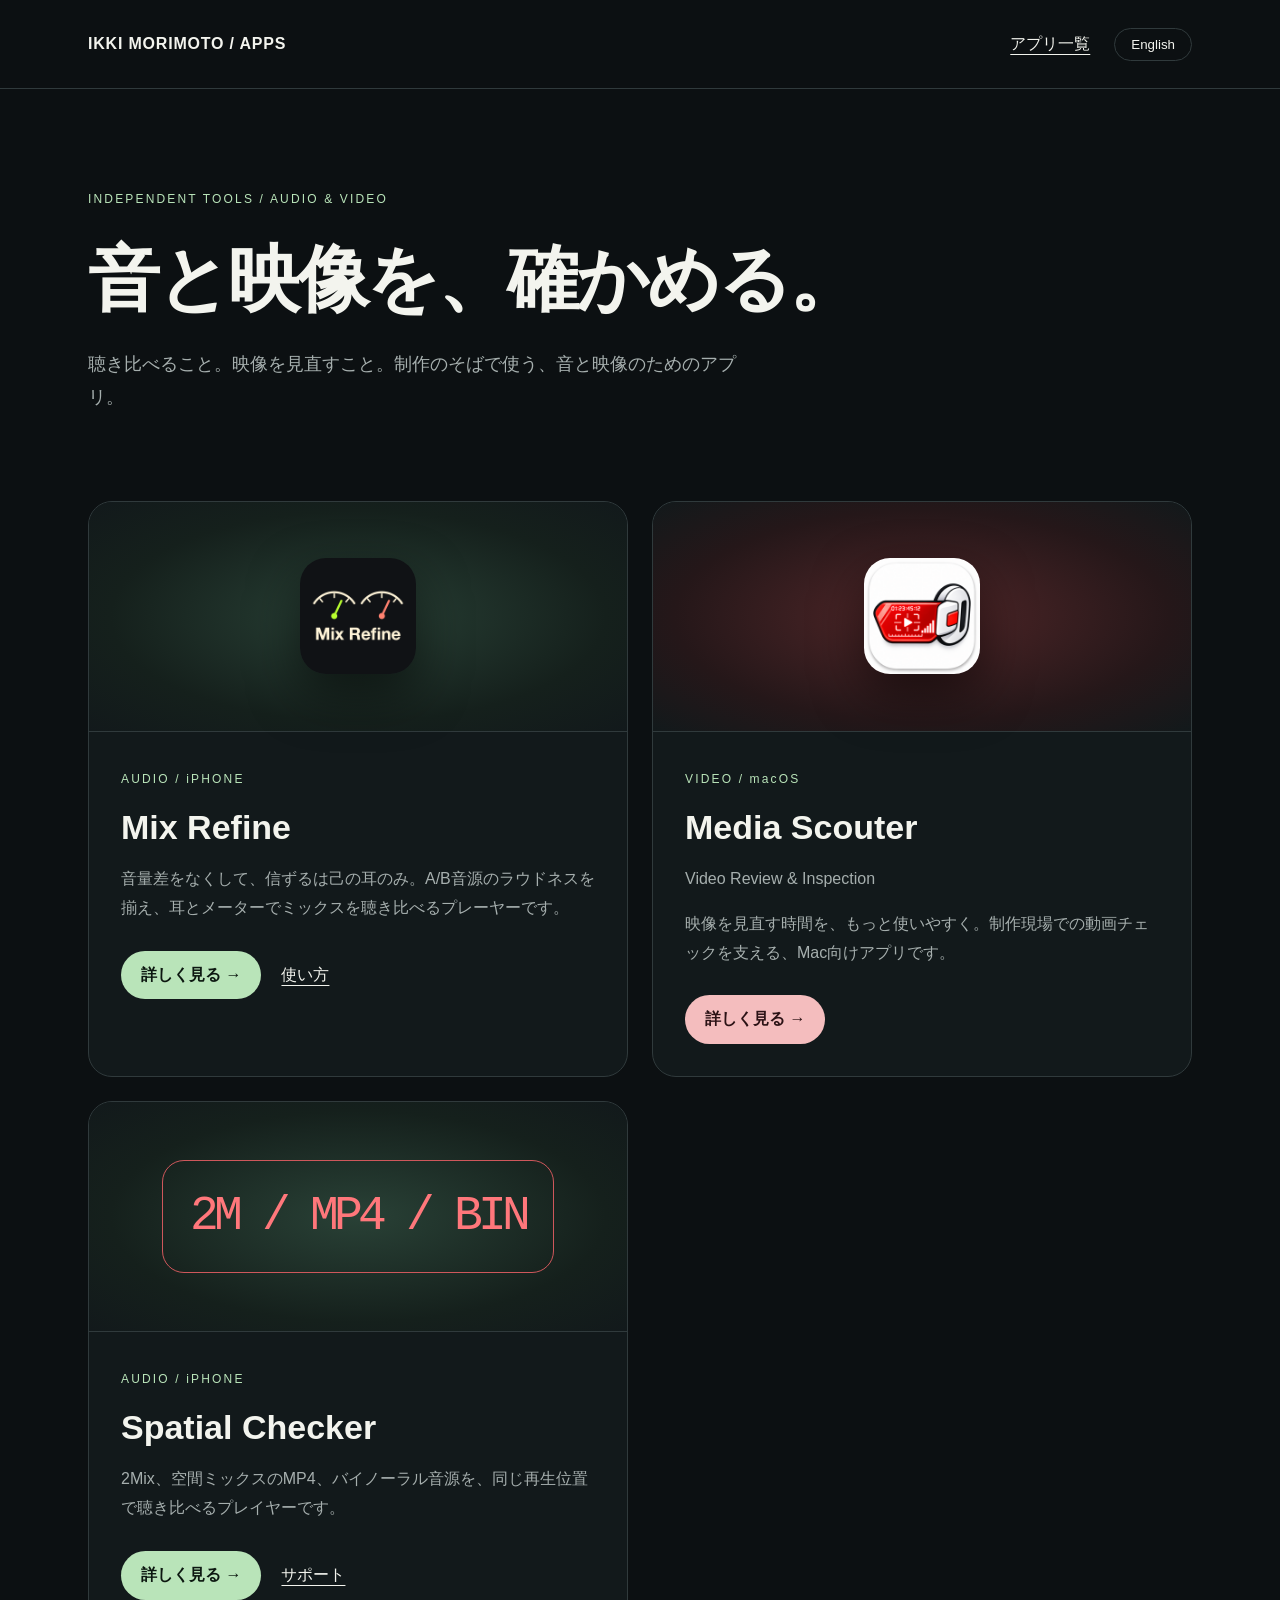
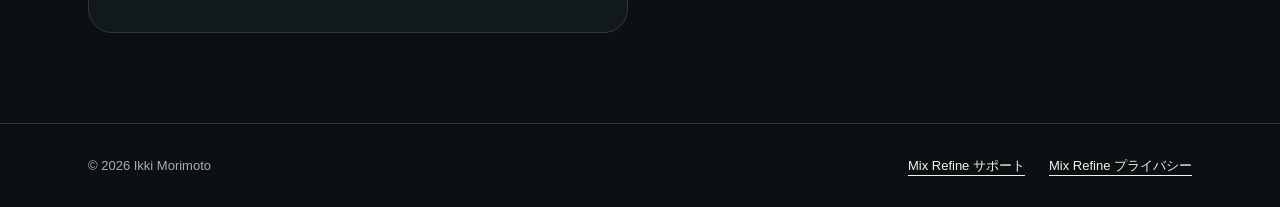
<file: index.html>
<!doctype html><html lang="ja"><head><meta charset="utf-8"><meta name="viewport" content="width=device-width,initial-scale=1"><meta name="color-scheme" content="dark"><style>:root{color-scheme:dark;--bg:#0c1012;--fg:#f3f4ee;--muted:#a6afae;--line:#303a3c;--accent:#b9e4b9}*{box-sizing:border-box}body{margin:0;background:var(--bg);color:var(--fg);font-family:-apple-system,BlinkMacSystemFont,'Helvetica Neue',sans-serif;line-height:1.8}a{color:inherit;text-underline-offset:5px}a:focus-visible,button:focus-visible{outline:3px solid var(--accent);outline-offset:6px}.wrap{max-width:1160px;margin:auto;padding:0 28px}header{border-bottom:1px solid var(--line)}nav{min-height:88px;display:flex;align-items:center;gap:24px}.brand{text-decoration:none;font-weight:700;letter-spacing:.05em;margin-right:auto}button{background:transparent;color:inherit;border:1px solid var(--line);padding:8px 16px;border-radius:30px;cursor:pointer}.hero{padding:100px 0 70px}.eyebrow{font-size:12px;letter-spacing:.18em;color:var(--accent)}h1{font-size:clamp(36px,6vw,72px);line-height:1.3;letter-spacing:-.04em;margin:22px 0}h2{font-size:34px;line-height:1.3;margin:12px 0}p{color:var(--muted)}.lead{max-width:650px;font-size:18px}.grid{display:grid;grid-template-columns:1fr 1fr;gap:24px;padding-bottom:90px}.card{border:1px solid var(--line);border-radius:24px;overflow:hidden;background:#12191b;display:flex;flex-direction:column}.art{height:230px;display:flex;align-items:center;justify-content:center;background:radial-gradient(ellipse at center,#294136,#15201c 65%,#12191b);border-bottom:1px solid var(--line)}.art img{width:116px;height:116px;border-radius:26px;box-shadow:0 20px 50px #0008}.red .art{background:radial-gradient(ellipse at center,#522729,#251719 65%,#12191b)}.mark{font-family:monospace;font-size:48px;letter-spacing:-.1em;color:#ff777b;border:1px solid #ce575b;border-radius:22px;padding:12px 27px}.content{padding:32px;flex:1}.badge{display:inline-block;border:1px solid var(--line);border-radius:30px;padding:2px 12px;font-size:12px;color:var(--fg)}.actions{display:flex;gap:20px;align-items:center;flex-wrap:wrap;margin-top:28px}.button{display:inline-block;background:var(--accent);color:#0c1710;text-decoration:none;font-weight:600;padding:10px 20px;border-radius:30px}.red .button{background:#f4bdbe;color:#2b1215}footer{padding:30px 0;border-top:1px solid var(--line);font-size:13px}footer .wrap{display:flex;gap:24px;flex-wrap:wrap}footer p{margin:0;margin-right:auto}.skip{position:absolute;top:-80px;left:10px}.skip:focus{top:10px;background:#fff;color:#000;padding:8px}.detail{max-width:760px;padding-bottom:100px}.note{border-left:2px solid #ff777b;padding:5px 24px;margin:40px 0}@media(max-width:680px){.wrap{padding:0 20px}.hero{padding:64px 0 40px}.grid{grid-template-columns:1fr}.content{padding:24px}.art{height:180px}nav{gap:16px;min-height:72px}nav a{font-size:13px}}</style><title>Apps — Ikki Morimoto</title><meta name="description" content="Ikki Morimotoのアプリ。iPhone向け音源比較プレーヤーMix Refineと、macOS向け動画確認アプリMedia Scouter、iPhone向け空間ミックス比較プレイヤーSpatial Checker。"></head><body><a class="skip" href="#main" data-ja="本文へ移動" data-en="Skip to content">本文へ移動</a><header><nav class="wrap" aria-label="Main navigation"><a class="brand" href="index.html">IKKI MORIMOTO / APPS</a><a href="index.html#apps" data-ja="アプリ一覧" data-en="All apps">アプリ一覧</a><button id="lang" type="button" aria-label="Switch to English">English</button></nav></header><main id="main" class="wrap"><section class="hero"><div class="eyebrow">INDEPENDENT TOOLS / AUDIO & VIDEO</div><h1 data-ja="音と映像を、確かめる。" data-en="A closer look. A clearer listen.">音と映像を、確かめる。</h1><p class="lead" data-ja="聴き比べること。映像を見直すこと。制作のそばで使う、音と映像のためのアプリ。" data-en="Compare your audio. Review your video. Focused apps for the details that matter in creative work.">聴き比べること。映像を見直すこと。制作のそばで使う、音と映像のためのアプリ。</p></section><section class="grid" id="apps" aria-label="Apps"><article class="card"><div class="art"><img src="assets/icon.png?v=20261106-1106" width="116" height="116" alt="Mix Refine" decoding="async"></div><div class="content"><span class="eyebrow">AUDIO / iPHONE</span><h2>Mix Refine</h2><p data-ja="音量差をなくして、信ずるは己の耳のみ。A/B音源のラウドネスを揃え、耳とメーターでミックスを聴き比べるプレーヤーです。" data-en="Hear the mix beyond the volume. Match the loudness of A/B audio and compare your mix with your ears and meters.">音量差をなくして、信ずるは己の耳のみ。A/B音源のラウドネスを揃え、耳とメーターでミックスを聴き比べるプレーヤーです。</p><div class="actions"><a class="button" href="mix-refine.html" data-ja="詳しく見る →" data-en="Explore Mix Refine →">詳しく見る →</a><a href="guide.html" data-ja="使い方" data-en="User guide">使い方</a></div></div></article><article class="card red"><div class="art"><img src="media-scouter-icon.png" width="116" height="116" alt="Media Scouter" decoding="async"></div><div class="content"><span class="eyebrow">VIDEO / macOS</span><h2>Media Scouter</h2><p>Video Review & Inspection</p><p data-ja="映像を見直す時間を、もっと使いやすく。制作現場での動画チェックを支える、Mac向けアプリです。" data-en="A more focused way to review video. A Mac app for checking footage in creative workflows.">映像を見直す時間を、もっと使いやすく。制作現場での動画チェックを支える、Mac向けアプリです。</p><div class="actions"><a class="button" href="media-scouter.html" data-ja="詳しく見る →" data-en="Explore Media Scouter →">詳しく見る →</a></div></div></article><article class="card"><div class="art"><span class="mark" aria-hidden="true">2M / MP4 / BIN</span></div><div class="content"><span class="eyebrow">AUDIO / iPHONE</span><h2>Spatial Checker</h2><p data-ja="2Mix、空間ミックスのMP4、バイノーラル音源を、同じ再生位置で聴き比べるプレイヤーです。" data-en="Compare a stereo mix, a spatial-mix MP4, and binaural audio at the same playback position.">2Mix、空間ミックスのMP4、バイノーラル音源を、同じ再生位置で聴き比べるプレイヤーです。</p><div class="actions"><a class="button" href="spatial-checker.html" data-ja="詳しく見る →" data-en="Explore Spatial Checker →">詳しく見る →</a><a href="spatial-checker-support.html" data-ja="サポート" data-en="Support">サポート</a></div></div></article></section></main><footer><div class="wrap"><p>© 2026 Ikki Morimoto</p><a href="support.html" data-ja="Mix Refine サポート" data-en="Mix Refine support">Mix Refine サポート</a><a href="privacy.html" data-ja="Mix Refine プライバシー" data-en="Mix Refine privacy">Mix Refine プライバシー</a></div></footer><script>const toggle=document.getElementById('lang');let english=false;toggle.addEventListener('click',()=>{english=!english;document.documentElement.lang=english?'en':'ja';document.querySelectorAll('[data-ja][data-en]').forEach(el=>el.textContent=el.dataset[english?'en':'ja']);toggle.textContent=english?'日本語':'English';toggle.setAttribute('aria-label',english?'日本語に切り替え':'Switch to English')});if(['#features','#updates','#main'].includes(location.hash)&&location.hash!=='#main')location.replace('mix-refine.html'+location.hash);</script></body></html>
</file>
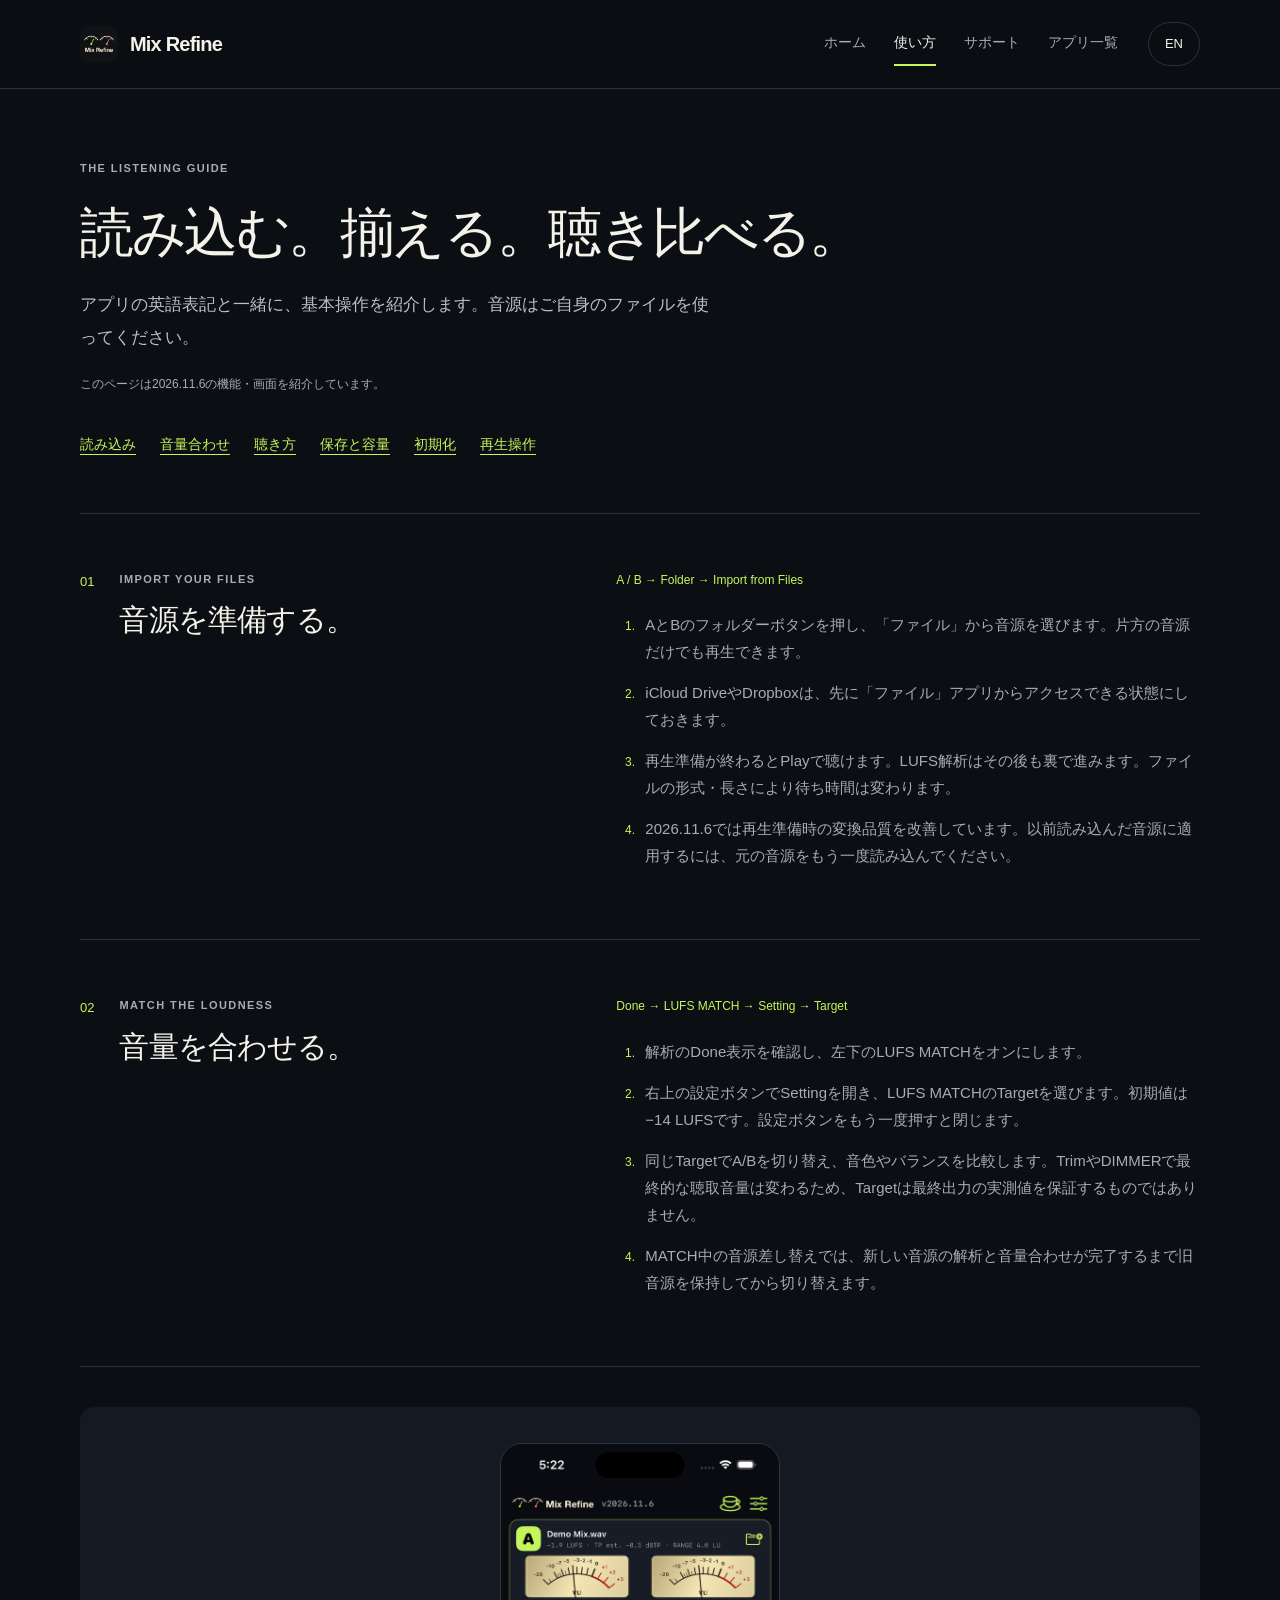
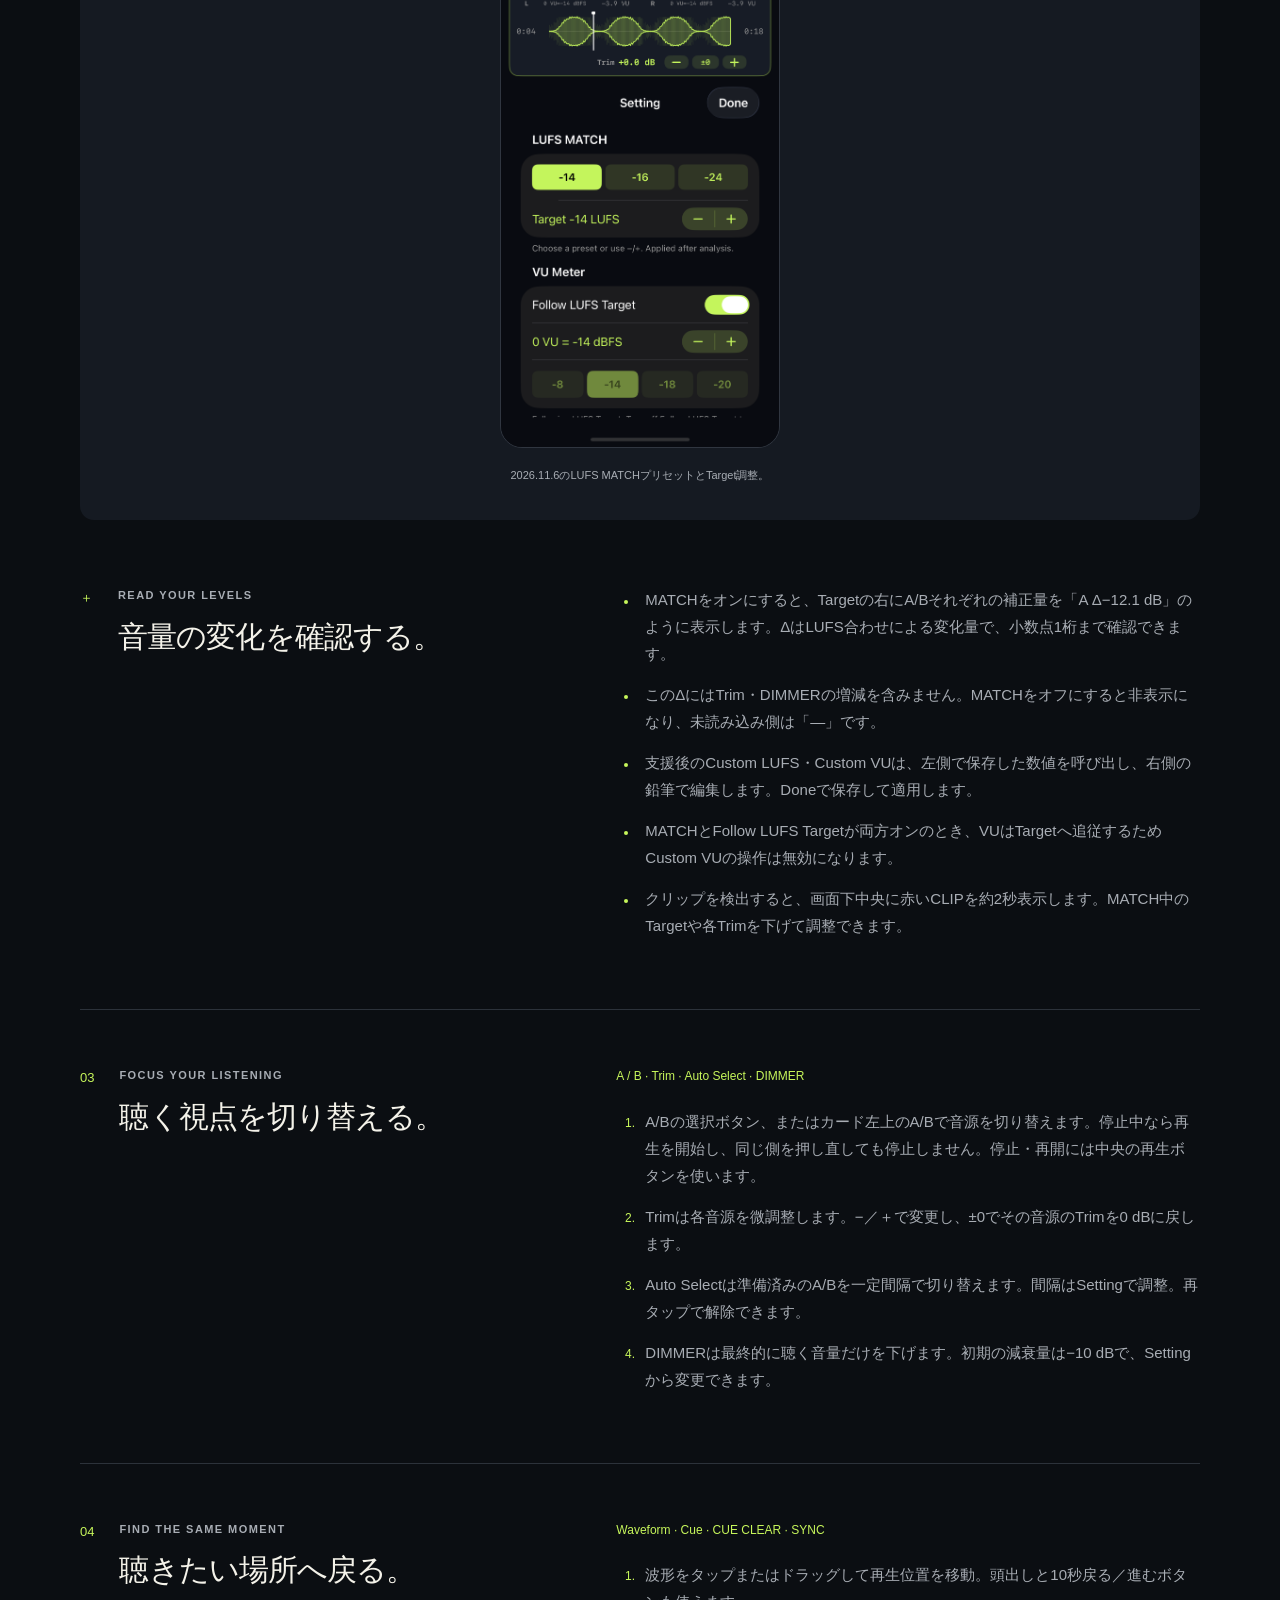
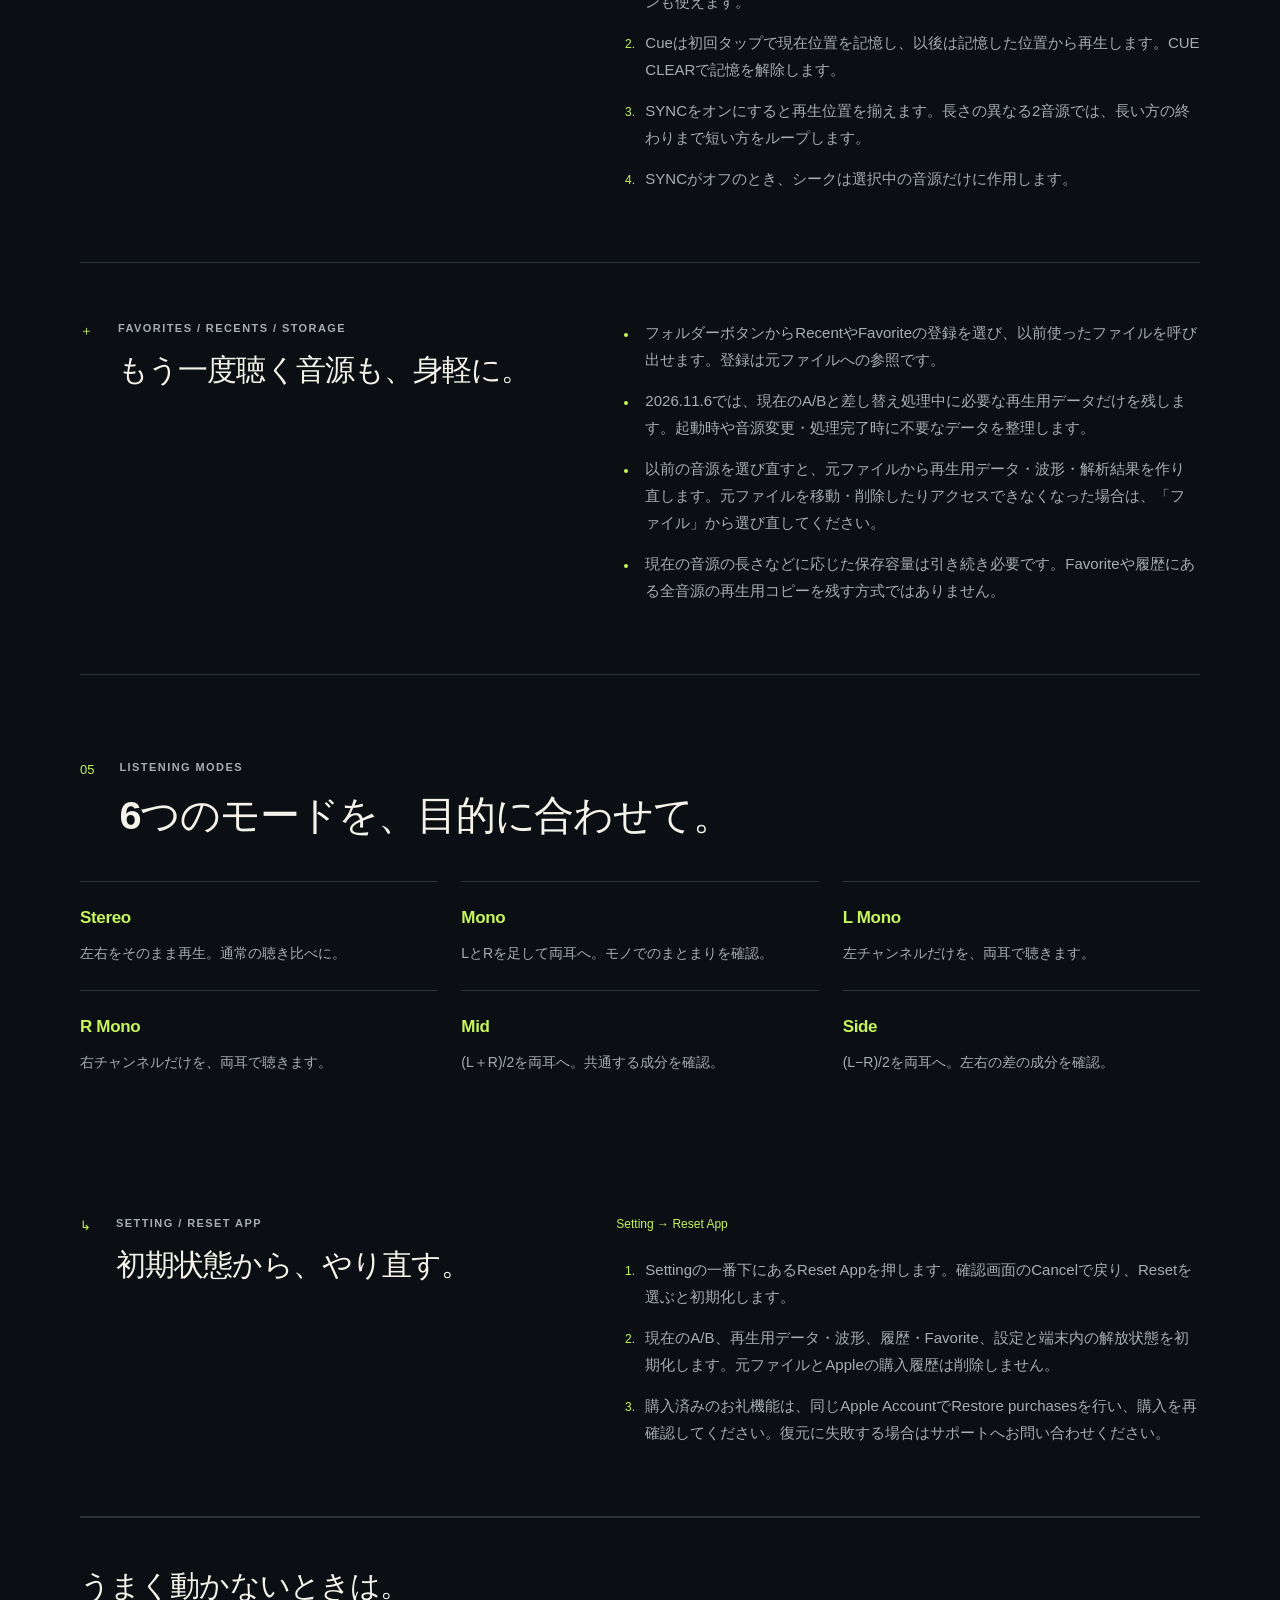
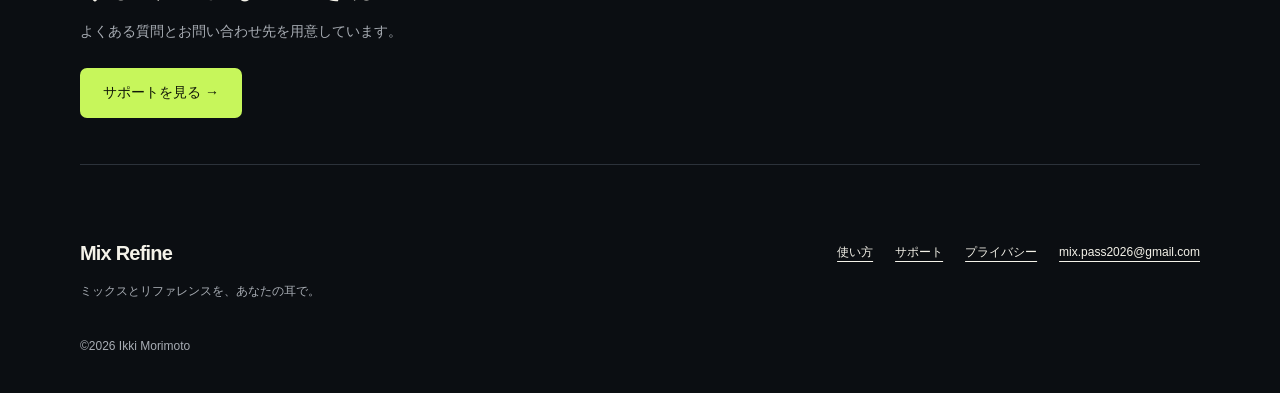
<file: guide.html>
<!doctype html>
<html lang="ja"><head><meta charset="utf-8"><meta name="viewport" content="width=device-width,initial-scale=1"><meta name="color-scheme" content="dark"><title>Mix Refine — How to Use / 使い方</title><meta name="description" content="Mix Refineの操作ガイド。音源の読み込み、LUFS MATCH、Target、Mono・Mid/Side、Cue・SYNCの使い方。"><link rel="icon" href="assets/icon.png?v=20261106-1106" type="image/png"><link rel="stylesheet" href="assets/site.css?v=20261106-1106"><script src="assets/site.js" defer></script></head><body><a class="skip-link" href="#main"><span data-ja="本文へ移動" data-en="Skip to content">本文へ移動</span></a><header class="site-header"><div class="nav-wrap"><a class="brand" href="index.html"><img src="assets/icon.png?v=20261106-1106" width="38" height="38" alt=""><span>Mix Refine</span></a><nav aria-label="Main navigation"><a href="index.html"><span data-ja="ホーム" data-en="Home">ホーム</span></a><a href="guide.html" aria-current="page"><span data-ja="使い方" data-en="How to use">使い方</span></a><a href="support.html"><span data-ja="サポート" data-en="Support">サポート</span></a></nav><button class="language" id="language-toggle" type="button" aria-label="Switch to English" hidden>EN</button></div></header><main id="main"><section class="section-width page-intro"><p class="eyebrow">THE LISTENING GUIDE</p><h1 data-ja="読み込む。揃える。聴き比べる。" data-en="Import. Match. Compare.">読み込む。揃える。聴き比べる。</h1><p class="lead" data-ja="アプリの英語表記と一緒に、基本操作を紹介します。音源はご自身のファイルを使ってください。" data-en="A practical walkthrough using the labels you’ll see in the app. Bring your own audio files.">アプリの英語表記と一緒に、基本操作を紹介します。音源はご自身のファイルを使ってください。</p><p class="muted small" data-ja="このページは2026.11.6の機能・画面を紹介しています。" data-en="This page describes the features and screens in version 2026.11.6.">このページは2026.11.6の機能・画面を紹介しています。</p><nav class="anchor-nav" aria-label="Guide sections"><a href="#import"><span data-ja="読み込み" data-en="Import">読み込み</span></a><a href="#match"><span data-ja="音量合わせ" data-en="Loudness">音量合わせ</span></a><a href="#listen"><span data-ja="聴き方" data-en="Listening">聴き方</span></a><a href="#saved-files"><span data-ja="保存と容量" data-en="Storage">保存と容量</span></a><a href="#reset"><span data-ja="初期化" data-en="Reset">初期化</span></a><a href="#transport"><span data-ja="再生操作" data-en="Playback">再生操作</span></a></nav></section><section class="section-width section guide-section" id="import"><div class="section-heading"><span class="section-number">01</span><div><p class="eyebrow">IMPORT YOUR FILES</p><h2 data-ja="音源を準備する。" data-en="Bring in your audio.">音源を準備する。</h2></div></div><div class="guide-copy"><p class="control-path">A / B → Folder → Import from Files</p><ol class="guide-list"><li data-ja="AとBのフォルダーボタンを押し、「ファイル」から音源を選びます。片方の音源だけでも再生できます。" data-en="Tap the folder button in A or B and choose audio through Files. A single loaded track can play on its own.">AとBのフォルダーボタンを押し、「ファイル」から音源を選びます。片方の音源だけでも再生できます。</li><li data-ja="iCloud DriveやDropboxは、先に「ファイル」アプリからアクセスできる状態にしておきます。" data-en="Make iCloud Drive, Dropbox or another provider accessible in Files before importing.">iCloud DriveやDropboxは、先に「ファイル」アプリからアクセスできる状態にしておきます。</li><li data-ja="再生準備が終わるとPlayで聴けます。LUFS解析はその後も裏で進みます。ファイルの形式・長さにより待ち時間は変わります。" data-en="Press Play once preparation finishes. LUFS analysis continues in the background; timing depends on format and duration.">再生準備が終わるとPlayで聴けます。LUFS解析はその後も裏で進みます。ファイルの形式・長さにより待ち時間は変わります。</li><li data-ja="2026.11.6では再生準備時の変換品質を改善しています。以前読み込んだ音源に適用するには、元の音源をもう一度読み込んでください。" data-en="Version 2026.11.6 improves conversion quality during playback preparation. Re-import the original to apply it to a previously prepared track.">2026.11.6では再生準備時の変換品質を改善しています。以前読み込んだ音源に適用するには、元の音源をもう一度読み込んでください。</li></ol></div></section><section class="section-width section guide-section" id="match"><div class="section-heading"><span class="section-number">02</span><div><p class="eyebrow">MATCH THE LOUDNESS</p><h2 data-ja="音量を合わせる。" data-en="Match the loudness.">音量を合わせる。</h2></div></div><div class="guide-copy"><p class="control-path">Done → LUFS MATCH → Setting → Target</p><ol class="guide-list"><li data-ja="解析のDone表示を確認し、左下のLUFS MATCHをオンにします。" data-en="When analysis shows Done, turn on LUFS MATCH at the lower left.">解析のDone表示を確認し、左下のLUFS MATCHをオンにします。</li><li data-ja="右上の設定ボタンでSettingを開き、LUFS MATCHのTargetを選びます。初期値は−14 LUFSです。設定ボタンをもう一度押すと閉じます。" data-en="Open Setting with the header settings button and choose a Target under LUFS MATCH. The default is −14 LUFS. Press the settings button again to close it.">右上の設定ボタンでSettingを開き、LUFS MATCHのTargetを選びます。初期値は−14 LUFSです。設定ボタンをもう一度押すと閉じます。</li><li data-ja="同じTargetでA/Bを切り替え、音色やバランスを比較します。TrimやDIMMERで最終的な聴取音量は変わるため、Targetは最終出力の実測値を保証するものではありません。" data-en="Switch A/B at the same Target to compare tone and balance. Trim and DIMMER affect the listening level, so Target is not a guarantee of the measured final output.">同じTargetでA/Bを切り替え、音色やバランスを比較します。TrimやDIMMERで最終的な聴取音量は変わるため、Targetは最終出力の実測値を保証するものではありません。</li><li data-ja="MATCH中の音源差し替えでは、新しい音源の解析と音量合わせが完了するまで旧音源を保持してから切り替えます。" data-en="When replacing audio with MATCH on, the old track is kept until the replacement is analyzed and matched, then the app switches.">MATCH中の音源差し替えでは、新しい音源の解析と音量合わせが完了するまで旧音源を保持してから切り替えます。</li></ol></div></section><figure class="guide-screen section-width"><img class="app-screen " src="assets/lufs-settings.png?v=20261106-1106" width="1179" height="2556" alt="LUFS MATCH settings / LUFS MATCH設定画面" loading="lazy" decoding="async"><figcaption><span data-ja="2026.11.6のLUFS MATCHプリセットとTarget調整。" data-en="LUFS MATCH presets and target controls in version 2026.11.6.">2026.11.6のLUFS MATCHプリセットとTarget調整。</span></figcaption></figure><section class="section-width section guide-section" id="levels"><div class="section-heading"><span class="section-number">＋</span><div><p class="eyebrow">READ YOUR LEVELS</p><h2 data-ja="音量の変化を確認する。" data-en="See the gain change.">音量の変化を確認する。</h2></div></div><div><ul class="guide-list"><li data-ja="MATCHをオンにすると、Targetの右にA/Bそれぞれの補正量を「A Δ−12.1 dB」のように表示します。ΔはLUFS合わせによる変化量で、小数点1桁まで確認できます。" data-en="With MATCH on, each track’s correction appears beside Target, for example “A Δ−12.1 dB”. Δ shows the loudness-matching gain change to one decimal place.">MATCHをオンにすると、Targetの右にA/Bそれぞれの補正量を「A Δ−12.1 dB」のように表示します。ΔはLUFS合わせによる変化量で、小数点1桁まで確認できます。</li><li data-ja="このΔにはTrim・DIMMERの増減を含みません。MATCHをオフにすると非表示になり、未読み込み側は「—」です。" data-en="Delta excludes Trim and DIMMER. It is hidden when MATCH is off, and an unloaded side shows a dash.">このΔにはTrim・DIMMERの増減を含みません。MATCHをオフにすると非表示になり、未読み込み側は「—」です。</li><li data-ja="支援後のCustom LUFS・Custom VUは、左側で保存した数値を呼び出し、右側の鉛筆で編集します。Doneで保存して適用します。" data-en="After unlocking support gifts, tap the left side of Custom LUFS or Custom VU to recall the saved value. Use the pencil on the right to edit, then Done to save and apply.">支援後のCustom LUFS・Custom VUは、左側で保存した数値を呼び出し、右側の鉛筆で編集します。Doneで保存して適用します。</li><li data-ja="MATCHとFollow LUFS Targetが両方オンのとき、VUはTargetへ追従するためCustom VUの操作は無効になります。" data-en="When MATCH and Follow LUFS Target are both on, VU follows Target and Custom VU controls are disabled.">MATCHとFollow LUFS Targetが両方オンのとき、VUはTargetへ追従するためCustom VUの操作は無効になります。</li><li data-ja="クリップを検出すると、画面下中央に赤いCLIPを約2秒表示します。MATCH中のTargetや各Trimを下げて調整できます。" data-en="Detected clipping shows a red CLIP panel at the bottom center for about two seconds. Reduce Target while matching, or lower the individual Trim.">クリップを検出すると、画面下中央に赤いCLIPを約2秒表示します。MATCH中のTargetや各Trimを下げて調整できます。</li></ul></div></section><section class="section-width section guide-section" id="listen"><div class="section-heading"><span class="section-number">03</span><div><p class="eyebrow">FOCUS YOUR LISTENING</p><h2 data-ja="聴く視点を切り替える。" data-en="Change how you listen.">聴く視点を切り替える。</h2></div></div><div class="guide-copy"><p class="control-path">A / B · Trim · Auto Select · DIMMER</p><ol class="guide-list"><li data-ja="A/Bの選択ボタン、またはカード左上のA/Bで音源を切り替えます。停止中なら再生を開始し、同じ側を押し直しても停止しません。停止・再開には中央の再生ボタンを使います。" data-en="Use the A/B selector or the card badge to choose a source. It starts playback when paused; repeating the same selection does not pause. Use the central play button to pause or resume.">A/Bの選択ボタン、またはカード左上のA/Bで音源を切り替えます。停止中なら再生を開始し、同じ側を押し直しても停止しません。停止・再開には中央の再生ボタンを使います。</li><li data-ja="Trimは各音源を微調整します。−／＋で変更し、±0でその音源のTrimを0 dBに戻します。" data-en="Fine-tune each track with Trim −/+. Tap ±0 to reset that track’s Trim to 0 dB.">Trimは各音源を微調整します。−／＋で変更し、±0でその音源のTrimを0 dBに戻します。</li><li data-ja="Auto Selectは準備済みのA/Bを一定間隔で切り替えます。間隔はSettingで調整。再タップで解除できます。" data-en="Auto Select alternates between prepared tracks. Set its interval in Setting; tap it again to turn it off.">Auto Selectは準備済みのA/Bを一定間隔で切り替えます。間隔はSettingで調整。再タップで解除できます。</li><li data-ja="DIMMERは最終的に聴く音量だけを下げます。初期の減衰量は−10 dBで、Settingから変更できます。" data-en="DIMMER lowers only the final listening level. Its default reduction is −10 dB; change it in Setting.">DIMMERは最終的に聴く音量だけを下げます。初期の減衰量は−10 dBで、Settingから変更できます。</li></ol></div></section><section class="section-width section guide-section" id="transport"><div class="section-heading"><span class="section-number">04</span><div><p class="eyebrow">FIND THE SAME MOMENT</p><h2 data-ja="聴きたい場所へ戻る。" data-en="Return to the same moment.">聴きたい場所へ戻る。</h2></div></div><div class="guide-copy"><p class="control-path">Waveform · Cue · CUE CLEAR · SYNC</p><ol class="guide-list"><li data-ja="波形をタップまたはドラッグして再生位置を移動。頭出しと10秒戻る／進むボタンも使えます。" data-en="Tap or drag the waveform to seek. Use the start and 10-second back/forward buttons for quick navigation.">波形をタップまたはドラッグして再生位置を移動。頭出しと10秒戻る／進むボタンも使えます。</li><li data-ja="Cueは初回タップで現在位置を記憶し、以後は記憶した位置から再生します。CUE CLEARで記憶を解除します。" data-en="The first Cue tap stores the current position. Later taps play from that position. CUE CLEAR removes the stored cue.">Cueは初回タップで現在位置を記憶し、以後は記憶した位置から再生します。CUE CLEARで記憶を解除します。</li><li data-ja="SYNCをオンにすると再生位置を揃えます。長さの異なる2音源では、長い方の終わりまで短い方をループします。" data-en="SYNC aligns playback positions. For two tracks of different lengths, the shorter loops until the longer one ends.">SYNCをオンにすると再生位置を揃えます。長さの異なる2音源では、長い方の終わりまで短い方をループします。</li><li data-ja="SYNCがオフのとき、シークは選択中の音源だけに作用します。" data-en="With SYNC off, seeking affects only the selected track.">SYNCがオフのとき、シークは選択中の音源だけに作用します。</li></ol></div></section><section class="section-width section guide-section" id="saved-files"><div class="section-heading"><span class="section-number">＋</span><div><p class="eyebrow">FAVORITES / RECENTS / STORAGE</p><h2 data-ja="もう一度聴く音源も、身軽に。" data-en="Revisit files without keeping every copy.">もう一度聴く音源も、身軽に。</h2></div></div><div><ul class="guide-list"><li data-ja="フォルダーボタンからRecentやFavoriteの登録を選び、以前使ったファイルを呼び出せます。登録は元ファイルへの参照です。" data-en="Use the folder button to revisit Recent or Favorite entries. These entries reference the original files.">フォルダーボタンからRecentやFavoriteの登録を選び、以前使ったファイルを呼び出せます。登録は元ファイルへの参照です。</li><li data-ja="2026.11.6では、現在のA/Bと差し替え処理中に必要な再生用データだけを残します。起動時や音源変更・処理完了時に不要なデータを整理します。" data-en="Version 2026.11.6 retains playback data needed for the current A/B tracks and replacements. Unused data is cleaned up at launch, on track changes and after work finishes.">2026.11.6では、現在のA/Bと差し替え処理中に必要な再生用データだけを残します。起動時や音源変更・処理完了時に不要なデータを整理します。</li><li data-ja="以前の音源を選び直すと、元ファイルから再生用データ・波形・解析結果を作り直します。元ファイルを移動・削除したりアクセスできなくなった場合は、「ファイル」から選び直してください。" data-en="Reopening an older track rebuilds playback data, waveforms and analysis from the original. If the original has moved, been deleted or become inaccessible, select it again through Files.">以前の音源を選び直すと、元ファイルから再生用データ・波形・解析結果を作り直します。元ファイルを移動・削除したりアクセスできなくなった場合は、「ファイル」から選び直してください。</li><li data-ja="現在の音源の長さなどに応じた保存容量は引き続き必要です。Favoriteや履歴にある全音源の再生用コピーを残す方式ではありません。" data-en="Current tracks still require storage according to their length and other properties. Favorite and Recent entries do not keep playback copies of every referenced track.">現在の音源の長さなどに応じた保存容量は引き続き必要です。Favoriteや履歴にある全音源の再生用コピーを残す方式ではありません。</li></ul></div></section><section class="section-width section"><div class="section-heading"><span class="section-number">05</span><div><p class="eyebrow">LISTENING MODES</p><h2 data-ja="6つのモードを、目的に合わせて。" data-en="Six ways to listen.">6つのモードを、目的に合わせて。</h2></div></div><div class="mode-grid"><article><h3>Stereo</h3><p data-ja="左右をそのまま再生。通常の聴き比べに。" data-en="Original left/right playback for everyday comparison.">左右をそのまま再生。通常の聴き比べに。</p></article><article><h3>Mono</h3><p data-ja="LとRを足して両耳へ。モノでのまとまりを確認。" data-en="Combine left and right into mono in both ears.">LとRを足して両耳へ。モノでのまとまりを確認。</p></article><article><h3>L Mono</h3><p data-ja="左チャンネルだけを、両耳で聴きます。" data-en="Listen to the left channel in both ears.">左チャンネルだけを、両耳で聴きます。</p></article><article><h3>R Mono</h3><p data-ja="右チャンネルだけを、両耳で聴きます。" data-en="Listen to the right channel in both ears.">右チャンネルだけを、両耳で聴きます。</p></article><article><h3>Mid</h3><p data-ja="(L＋R)/2を両耳へ。共通する成分を確認。" data-en="Play (L+R)/2 in both ears to hear shared information.">(L＋R)/2を両耳へ。共通する成分を確認。</p></article><article><h3>Side</h3><p data-ja="(L−R)/2を両耳へ。左右の差の成分を確認。" data-en="Play (L−R)/2 in both ears to hear channel differences.">(L−R)/2を両耳へ。左右の差の成分を確認。</p></article></div></section><section class="section-width section guide-section" id="reset"><div class="section-heading"><span class="section-number">↳</span><div><p class="eyebrow">SETTING / RESET APP</p><h2 data-ja="初期状態から、やり直す。" data-en="Start again from the beginning.">初期状態から、やり直す。</h2></div></div><div><p class="control-path">Setting → Reset App</p><ol class="guide-list"><li data-ja="Settingの一番下にあるReset Appを押します。確認画面のCancelで戻り、Resetを選ぶと初期化します。" data-en="Select Reset App at the bottom of Setting. Cancel returns without changing anything; Reset confirms the operation.">Settingの一番下にあるReset Appを押します。確認画面のCancelで戻り、Resetを選ぶと初期化します。</li><li data-ja="現在のA/B、再生用データ・波形、履歴・Favorite、設定と端末内の解放状態を初期化します。元ファイルとAppleの購入履歴は削除しません。" data-en="This clears current A/B audio, prepared data and waveforms, Recent/Favorite references, preferences and local unlock state. Source files and Apple purchase history are not deleted.">現在のA/B、再生用データ・波形、履歴・Favorite、設定と端末内の解放状態を初期化します。元ファイルとAppleの購入履歴は削除しません。</li><li data-ja="購入済みのお礼機能は、同じApple AccountでRestore purchasesを行い、購入を再確認してください。復元に失敗する場合はサポートへお問い合わせください。" data-en="To regain purchased gifts, use Restore purchases with the same Apple Account to reverify ownership. Contact support if restoration fails.">購入済みのお礼機能は、同じApple AccountでRestore purchasesを行い、購入を再確認してください。復元に失敗する場合はサポートへお問い合わせください。</li></ol></div></section><section class="contact-band section-width"><h2 data-ja="うまく動かないときは。" data-en="Something not working?">うまく動かないときは。</h2><p data-ja="よくある質問とお問い合わせ先を用意しています。" data-en="Browse common questions or contact support.">よくある質問とお問い合わせ先を用意しています。</p><a href="support.html" class="button primary"><span data-ja="サポートを見る →" data-en="Visit support →">サポートを見る →</span></a></section></main><footer class="site-footer"><div><a class="brand" href="index.html">Mix Refine</a><p data-ja="ミックスとリファレンスを、あなたの耳で。" data-en="Your mix. Your reference. Your ears.">ミックスとリファレンスを、あなたの耳で。</p></div><div class="footer-links"><a href="guide.html"><span data-ja="使い方" data-en="How to use">使い方</span></a><a href="support.html"><span data-ja="サポート" data-en="Support">サポート</span></a><a href="privacy.html"><span data-ja="プライバシー" data-en="Privacy">プライバシー</span></a><a href="mailto:mix.pass2026@gmail.com">mix.pass2026@gmail.com</a></div><p class="copyright">©2026 Ikki Morimoto</p></footer></body></html>
</file>
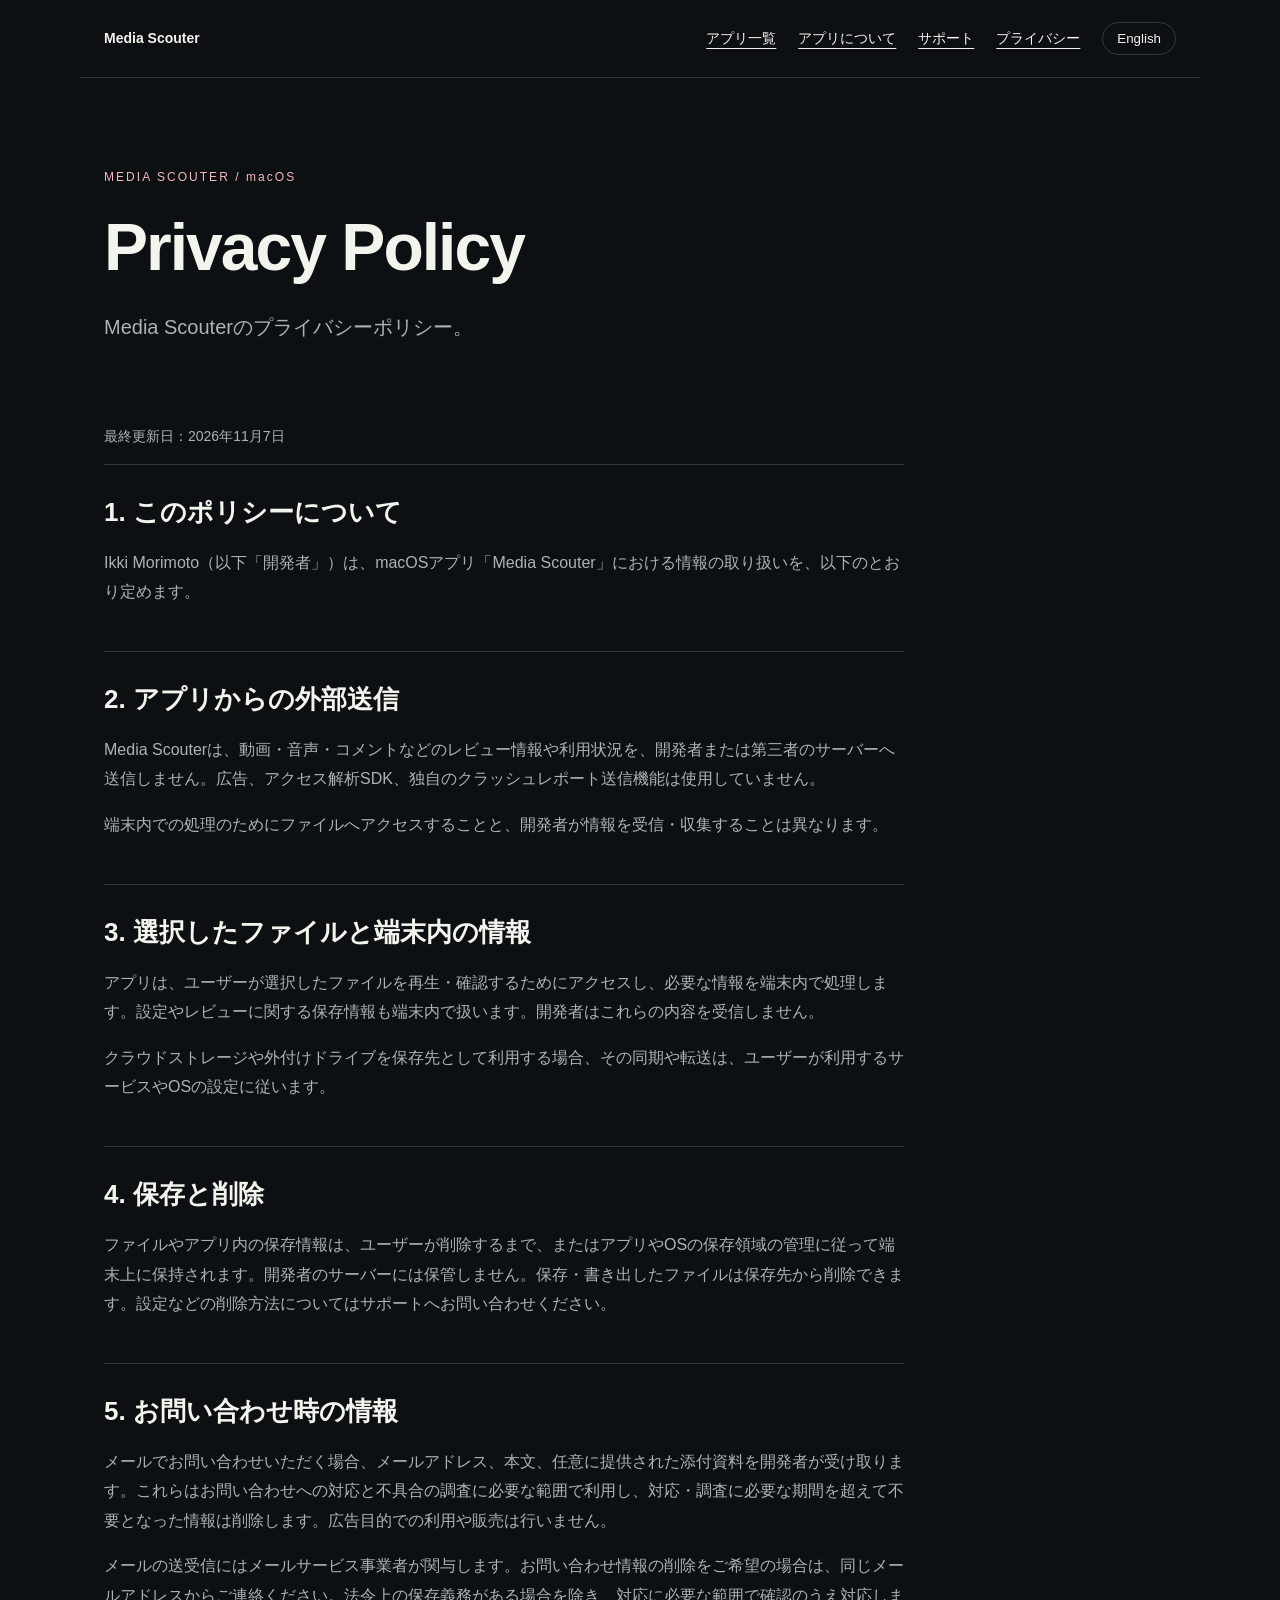
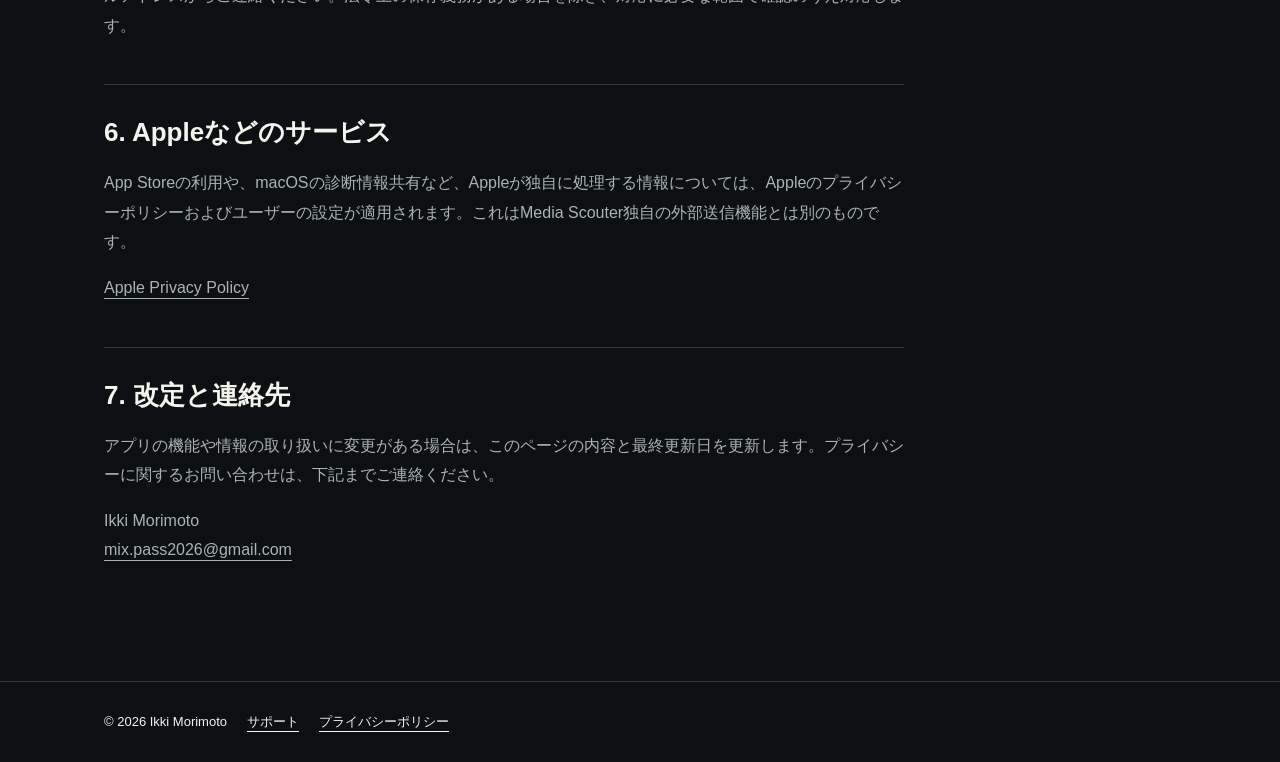
<file: media-scouter-privacy.html>
<!doctype html>
<html lang="ja"><head><meta charset="utf-8"><meta name="viewport" content="width=device-width,initial-scale=1"><meta name="color-scheme" content="dark"><title>Privacy Policy — Media Scouter</title><meta name="description" content="Media Scouterのプライバシーポリシー。外部送信、端末内のファイル処理、保存と削除、お問い合わせ時の情報について。"><style>
:root{color-scheme:dark;--bg:#0c1012;--fg:#f3f4ee;--muted:#abb4b3;--line:#303a3c;--red:#f4b9bd}*{box-sizing:border-box}body{margin:0;background:var(--bg);color:var(--fg);font:16px/1.85 -apple-system,BlinkMacSystemFont,"Helvetica Neue",sans-serif}a{color:inherit;text-underline-offset:5px}a:focus-visible,button:focus-visible{outline:3px solid var(--red);outline-offset:5px}.wrap{max-width:1120px;margin:auto;padding:0 24px}.nav{display:flex;align-items:center;gap:22px;flex-wrap:wrap;padding-top:22px;padding-bottom:22px;border-bottom:1px solid var(--line)}.brand{font-weight:750;text-decoration:none;margin-right:auto}.nav a{font-size:14px}button{border:1px solid var(--line);background:none;color:inherit;padding:8px 14px;border-radius:24px;cursor:pointer}.hero{padding:76px 0 44px}.eyebrow{color:var(--red);font-size:12px;letter-spacing:.17em}h1{font-size:clamp(34px,6vw,66px);line-height:1.25;letter-spacing:-.03em;margin:18px 0}h2{font-size:26px;line-height:1.5;margin:0 0 15px}h3{font-size:18px}p,li{color:var(--muted)}.lead{font-size:20px;max-width:720px}.body{max-width:800px;padding-bottom:72px}.panel{padding:28px 0;border-top:1px solid var(--line)}.actions{display:flex;gap:20px;flex-wrap:wrap;margin:26px 0}.button{display:inline-block;background:var(--red);color:#261114;border-radius:28px;padding:10px 20px;font-weight:650;text-decoration:none}.note{border-left:2px solid var(--red);padding:2px 22px;margin:30px 0}.muted{font-size:14px}footer{border-top:1px solid var(--line);padding:28px 0;font-size:13px}footer .wrap{display:flex;gap:20px;flex-wrap:wrap}.skip{position:absolute;top:-100px}.skip:focus{top:0;background:#fff;color:#000;padding:10px}li{margin:8px 0}.email{overflow-wrap:anywhere}@media(max-width:600px){.nav{gap:14px}.nav .brand{width:100%}.hero{padding-top:48px}.wrap{padding-left:20px;padding-right:20px}.lead{font-size:18px}}
</style></head><body><a class="skip" href="#main">Skip to content</a><header><nav class="wrap nav" aria-label="Main navigation"><a class="brand" href="media-scouter.html">Media Scouter</a><a href="index.html" data-ja="アプリ一覧" data-en="All apps">アプリ一覧</a><a href="media-scouter.html" data-ja="アプリについて" data-en="About">アプリについて</a><a href="media-scouter-support.html" data-ja="サポート" data-en="Support">サポート</a><a href="media-scouter-privacy.html" data-ja="プライバシー" data-en="Privacy">プライバシー</a><button id="language-toggle" type="button" aria-label="Switch to English">English</button></nav></header><main id="main" class="wrap"><section class="hero"><p class="eyebrow">MEDIA SCOUTER / macOS</p><h1>Privacy Policy</h1><p class="lead" data-ja="Media Scouterのプライバシーポリシー。" data-en="Privacy policy for Media Scouter.">Media Scouterのプライバシーポリシー。</p></section><div class="body"><p class="muted" data-ja="最終更新日：2026年11月7日" data-en="Last updated: November 7, 2026">最終更新日：2026年11月7日</p><section class="panel"><h2 data-ja="1. このポリシーについて" data-en="1. About this policy">1. このポリシーについて</h2><p data-ja="Ikki Morimoto（以下「開発者」）は、macOSアプリ「Media Scouter」における情報の取り扱いを、以下のとおり定めます。" data-en="Ikki Morimoto (the “developer”) explains below how information is handled in the Media Scouter macOS app.">Ikki Morimoto（以下「開発者」）は、macOSアプリ「Media Scouter」における情報の取り扱いを、以下のとおり定めます。</p></section><section class="panel"><h2 data-ja="2. アプリからの外部送信" data-en="2. No external transmission by the app">2. アプリからの外部送信</h2><p data-ja="Media Scouterは、動画・音声・コメントなどのレビュー情報や利用状況を、開発者または第三者のサーバーへ送信しません。広告、アクセス解析SDK、独自のクラッシュレポート送信機能は使用していません。" data-en="Media Scouter does not transmit video, audio, review information such as comments, or usage information to servers operated by the developer or third parties. It does not use advertising, analytics SDKs or a custom crash-report upload service.">Media Scouterは、動画・音声・コメントなどのレビュー情報や利用状況を、開発者または第三者のサーバーへ送信しません。広告、アクセス解析SDK、独自のクラッシュレポート送信機能は使用していません。</p><p data-ja="端末内での処理のためにファイルへアクセスすることと、開発者が情報を受信・収集することは異なります。" data-en="Accessing files for on-device processing does not mean that the developer receives or collects their contents.">端末内での処理のためにファイルへアクセスすることと、開発者が情報を受信・収集することは異なります。</p></section><section class="panel"><h2 data-ja="3. 選択したファイルと端末内の情報" data-en="3. Selected files and on-device information">3. 選択したファイルと端末内の情報</h2><p data-ja="アプリは、ユーザーが選択したファイルを再生・確認するためにアクセスし、必要な情報を端末内で処理します。設定やレビューに関する保存情報も端末内で扱います。開発者はこれらの内容を受信しません。" data-en="The app accesses files you select for playback and review and processes the necessary information on your device. Settings and saved review information are also handled on the device. The developer does not receive this content.">アプリは、ユーザーが選択したファイルを再生・確認するためにアクセスし、必要な情報を端末内で処理します。設定やレビューに関する保存情報も端末内で扱います。開発者はこれらの内容を受信しません。</p><p data-ja="クラウドストレージや外付けドライブを保存先として利用する場合、その同期や転送は、ユーザーが利用するサービスやOSの設定に従います。" data-en="If you use cloud storage or external drives, synchronization and transfer are governed by the services and operating-system settings you choose.">クラウドストレージや外付けドライブを保存先として利用する場合、その同期や転送は、ユーザーが利用するサービスやOSの設定に従います。</p></section><section class="panel"><h2 data-ja="4. 保存と削除" data-en="4. Retention and deletion">4. 保存と削除</h2><p data-ja="ファイルやアプリ内の保存情報は、ユーザーが削除するまで、またはアプリやOSの保存領域の管理に従って端末上に保持されます。開発者のサーバーには保管しません。保存・書き出したファイルは保存先から削除できます。設定などの削除方法についてはサポートへお問い合わせください。" data-en="Files and app-managed information remain on your device until you delete them or they are managed by the app or operating system’s storage behavior. They are not stored on developer-operated servers. Saved or exported files can be deleted from their locations. Contact support for help deleting settings or other app-managed data.">ファイルやアプリ内の保存情報は、ユーザーが削除するまで、またはアプリやOSの保存領域の管理に従って端末上に保持されます。開発者のサーバーには保管しません。保存・書き出したファイルは保存先から削除できます。設定などの削除方法についてはサポートへお問い合わせください。</p></section><section class="panel"><h2 data-ja="5. お問い合わせ時の情報" data-en="5. Information you provide to support">5. お問い合わせ時の情報</h2><p data-ja="メールでお問い合わせいただく場合、メールアドレス、本文、任意に提供された添付資料を開発者が受け取ります。これらはお問い合わせへの対応と不具合の調査に必要な範囲で利用し、対応・調査に必要な期間を超えて不要となった情報は削除します。広告目的での利用や販売は行いません。" data-en="If you contact us by email, the developer receives your email address, message and any attachments you voluntarily provide. This information is used as needed to respond and investigate issues. Information no longer needed is deleted after the period required for support and investigation. It is not sold or used for advertising.">メールでお問い合わせいただく場合、メールアドレス、本文、任意に提供された添付資料を開発者が受け取ります。これらはお問い合わせへの対応と不具合の調査に必要な範囲で利用し、対応・調査に必要な期間を超えて不要となった情報は削除します。広告目的での利用や販売は行いません。</p><p data-ja="メールの送受信にはメールサービス事業者が関与します。お問い合わせ情報の削除をご希望の場合は、同じメールアドレスからご連絡ください。法令上の保存義務がある場合を除き、対応に必要な範囲で確認のうえ対応します。" data-en="Email service providers process the delivery of support messages. To request deletion of support information, contact us from the same email address. We will verify and handle the request as needed, except where retention is required by law.">メールの送受信にはメールサービス事業者が関与します。お問い合わせ情報の削除をご希望の場合は、同じメールアドレスからご連絡ください。法令上の保存義務がある場合を除き、対応に必要な範囲で確認のうえ対応します。</p></section><section class="panel"><h2 data-ja="6. Appleなどのサービス" data-en="6. Apple and other services">6. Appleなどのサービス</h2><p data-ja="App Storeの利用や、macOSの診断情報共有など、Appleが独自に処理する情報については、Appleのプライバシーポリシーおよびユーザーの設定が適用されます。これはMedia Scouter独自の外部送信機能とは別のものです。" data-en="Information independently processed by Apple, including App Store use and macOS diagnostic sharing, is governed by Apple’s privacy policy and your settings. This is separate from external transmission implemented by Media Scouter.">App Storeの利用や、macOSの診断情報共有など、Appleが独自に処理する情報については、Appleのプライバシーポリシーおよびユーザーの設定が適用されます。これはMedia Scouter独自の外部送信機能とは別のものです。</p><p><a href="https://www.apple.com/legal/privacy/">Apple Privacy Policy</a></p></section><section class="panel"><h2 data-ja="7. 改定と連絡先" data-en="7. Updates and contact">7. 改定と連絡先</h2><p data-ja="アプリの機能や情報の取り扱いに変更がある場合は、このページの内容と最終更新日を更新します。プライバシーに関するお問い合わせは、下記までご連絡ください。" data-en="If app features or data practices change, we will update this page and its last-updated date. For privacy questions, contact the developer below.">アプリの機能や情報の取り扱いに変更がある場合は、このページの内容と最終更新日を更新します。プライバシーに関するお問い合わせは、下記までご連絡ください。</p><p>Ikki Morimoto<br><a class="email" href="mailto:mix.pass2026@gmail.com?subject=Media%20Scouter%20Support">mix.pass2026@gmail.com</a></p></section></div></main><footer><div class="wrap"><span>© 2026 Ikki Morimoto</span><a href="media-scouter-support.html" data-ja="サポート" data-en="Support">サポート</a><a href="media-scouter-privacy.html" data-ja="プライバシーポリシー" data-en="Privacy policy">プライバシーポリシー</a></div></footer><script>
(()=>{let lang=new URL(location.href).searchParams.get('lang')==='en'?'en':'ja';const toggle=document.getElementById('language-toggle');function apply(){document.documentElement.lang=lang;document.querySelectorAll('[data-ja][data-en]').forEach(el=>el.textContent=el.dataset[lang]);toggle.textContent=lang==='ja'?'English':'日本語';toggle.setAttribute('aria-label',lang==='ja'?'Switch to English':'日本語に切り替え');document.querySelectorAll('a[href]').forEach(link=>{const raw=link.getAttribute('href');if(raw.startsWith('#')||raw.startsWith('mailto:'))return;const url=new URL(raw,location.href);if(url.origin!==location.origin||!url.pathname.endsWith('.html'))return;if(lang==='en')url.searchParams.set('lang','en');else url.searchParams.delete('lang');link.href=url.pathname.split('/').pop()+url.search+url.hash;});}toggle.addEventListener('click',()=>{lang=lang==='ja'?'en':'ja';const url=new URL(location.href);if(lang==='en')url.searchParams.set('lang','en');else url.searchParams.delete('lang');history.replaceState(null,'',url);apply();});apply();})();
</script></body></html>
</file>
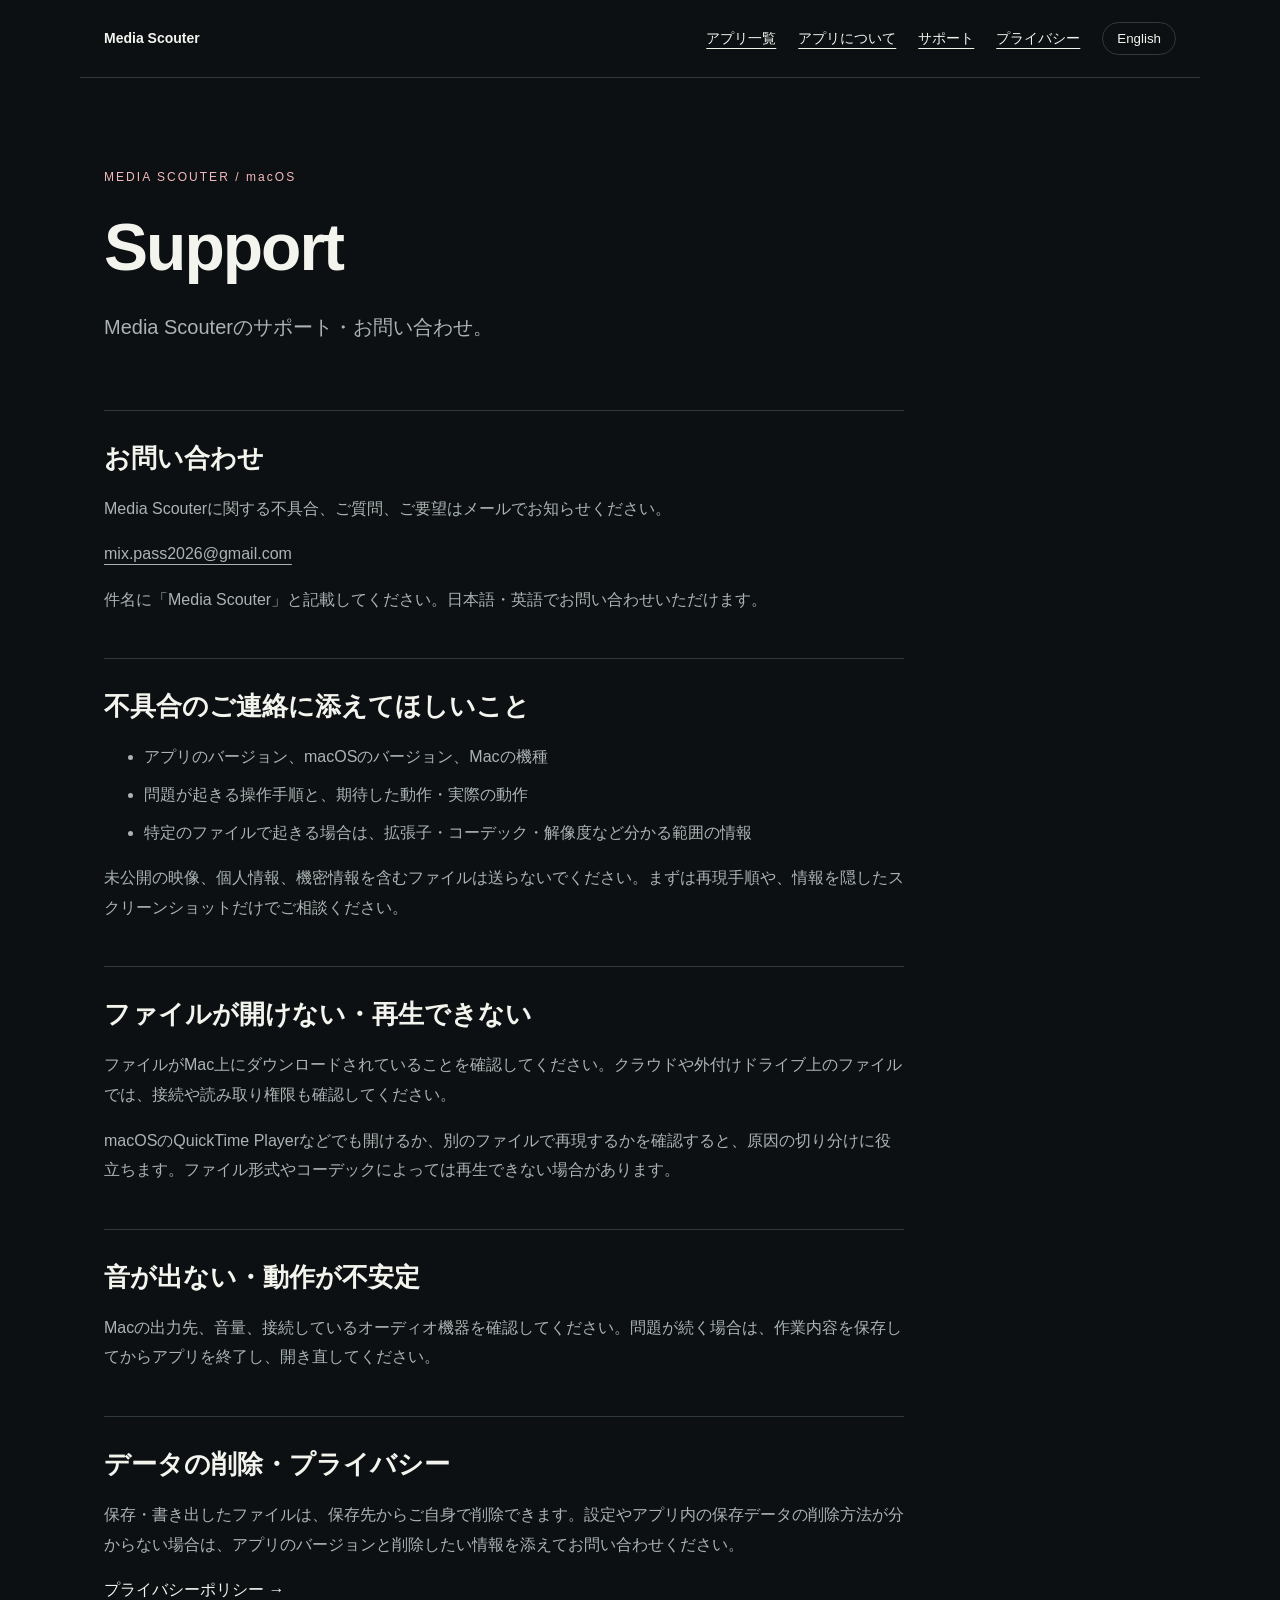
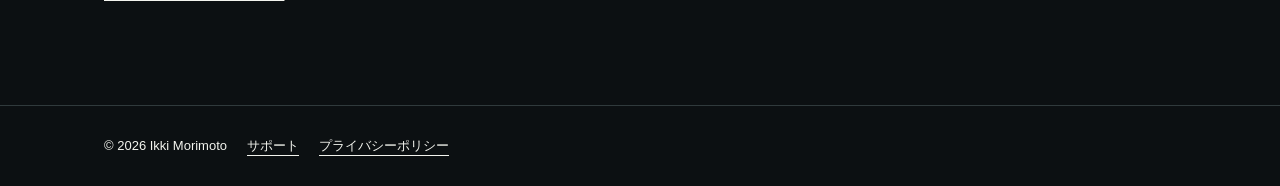
<file: media-scouter-support.html>
<!doctype html>
<html lang="ja"><head><meta charset="utf-8"><meta name="viewport" content="width=device-width,initial-scale=1"><meta name="color-scheme" content="dark"><title>Support — Media Scouter</title><meta name="description" content="Media Scouterのサポート。不具合の報告、再生時のトラブル、データの取り扱いについてご案内します。"><style>
:root{color-scheme:dark;--bg:#0c1012;--fg:#f3f4ee;--muted:#abb4b3;--line:#303a3c;--red:#f4b9bd}*{box-sizing:border-box}body{margin:0;background:var(--bg);color:var(--fg);font:16px/1.85 -apple-system,BlinkMacSystemFont,"Helvetica Neue",sans-serif}a{color:inherit;text-underline-offset:5px}a:focus-visible,button:focus-visible{outline:3px solid var(--red);outline-offset:5px}.wrap{max-width:1120px;margin:auto;padding:0 24px}.nav{display:flex;align-items:center;gap:22px;flex-wrap:wrap;padding-top:22px;padding-bottom:22px;border-bottom:1px solid var(--line)}.brand{font-weight:750;text-decoration:none;margin-right:auto}.nav a{font-size:14px}button{border:1px solid var(--line);background:none;color:inherit;padding:8px 14px;border-radius:24px;cursor:pointer}.hero{padding:76px 0 44px}.eyebrow{color:var(--red);font-size:12px;letter-spacing:.17em}h1{font-size:clamp(34px,6vw,66px);line-height:1.25;letter-spacing:-.03em;margin:18px 0}h2{font-size:26px;line-height:1.5;margin:0 0 15px}h3{font-size:18px}p,li{color:var(--muted)}.lead{font-size:20px;max-width:720px}.body{max-width:800px;padding-bottom:72px}.panel{padding:28px 0;border-top:1px solid var(--line)}.actions{display:flex;gap:20px;flex-wrap:wrap;margin:26px 0}.button{display:inline-block;background:var(--red);color:#261114;border-radius:28px;padding:10px 20px;font-weight:650;text-decoration:none}.note{border-left:2px solid var(--red);padding:2px 22px;margin:30px 0}.muted{font-size:14px}footer{border-top:1px solid var(--line);padding:28px 0;font-size:13px}footer .wrap{display:flex;gap:20px;flex-wrap:wrap}.skip{position:absolute;top:-100px}.skip:focus{top:0;background:#fff;color:#000;padding:10px}li{margin:8px 0}.email{overflow-wrap:anywhere}@media(max-width:600px){.nav{gap:14px}.nav .brand{width:100%}.hero{padding-top:48px}.wrap{padding-left:20px;padding-right:20px}.lead{font-size:18px}}
</style></head><body><a class="skip" href="#main">Skip to content</a><header><nav class="wrap nav" aria-label="Main navigation"><a class="brand" href="media-scouter.html">Media Scouter</a><a href="index.html" data-ja="アプリ一覧" data-en="All apps">アプリ一覧</a><a href="media-scouter.html" data-ja="アプリについて" data-en="About">アプリについて</a><a href="media-scouter-support.html" data-ja="サポート" data-en="Support">サポート</a><a href="media-scouter-privacy.html" data-ja="プライバシー" data-en="Privacy">プライバシー</a><button id="language-toggle" type="button" aria-label="Switch to English">English</button></nav></header><main id="main" class="wrap"><section class="hero"><p class="eyebrow">MEDIA SCOUTER / macOS</p><h1>Support</h1><p class="lead" data-ja="Media Scouterのサポート・お問い合わせ。" data-en="Help and contact information for Media Scouter.">Media Scouterのサポート・お問い合わせ。</p></section><div class="body"><section class="panel"><h2 data-ja="お問い合わせ" data-en="Contact">お問い合わせ</h2><p data-ja="Media Scouterに関する不具合、ご質問、ご要望はメールでお知らせください。" data-en="Email us with a bug report, question or suggestion about Media Scouter.">Media Scouterに関する不具合、ご質問、ご要望はメールでお知らせください。</p><p><a class="email" href="mailto:mix.pass2026@gmail.com?subject=Media%20Scouter%20Support">mix.pass2026@gmail.com</a></p><p data-ja="件名に「Media Scouter」と記載してください。日本語・英語でお問い合わせいただけます。" data-en="Please include “Media Scouter” in the subject. You can contact us in Japanese or English.">件名に「Media Scouter」と記載してください。日本語・英語でお問い合わせいただけます。</p></section><section class="panel"><h2 data-ja="不具合のご連絡に添えてほしいこと" data-en="What to include in a bug report">不具合のご連絡に添えてほしいこと</h2><ul><li data-ja="アプリのバージョン、macOSのバージョン、Macの機種" data-en="App version, macOS version and Mac model">アプリのバージョン、macOSのバージョン、Macの機種</li><li data-ja="問題が起きる操作手順と、期待した動作・実際の動作" data-en="Steps to reproduce the issue, expected behavior and actual behavior">問題が起きる操作手順と、期待した動作・実際の動作</li><li data-ja="特定のファイルで起きる場合は、拡張子・コーデック・解像度など分かる範囲の情報" data-en="If it affects a particular file, its extension, codec and resolution, if known">特定のファイルで起きる場合は、拡張子・コーデック・解像度など分かる範囲の情報</li></ul><p data-ja="未公開の映像、個人情報、機密情報を含むファイルは送らないでください。まずは再現手順や、情報を隠したスクリーンショットだけでご相談ください。" data-en="Please do not send unreleased footage or files containing personal or confidential information. Start with reproduction steps or screenshots with sensitive details removed.">未公開の映像、個人情報、機密情報を含むファイルは送らないでください。まずは再現手順や、情報を隠したスクリーンショットだけでご相談ください。</p></section><section class="panel"><h2 data-ja="ファイルが開けない・再生できない" data-en="A file will not open or play">ファイルが開けない・再生できない</h2><p data-ja="ファイルがMac上にダウンロードされていることを確認してください。クラウドや外付けドライブ上のファイルでは、接続や読み取り権限も確認してください。" data-en="Make sure the file has been downloaded to your Mac. For cloud or external-drive files, also check the connection and read permissions.">ファイルがMac上にダウンロードされていることを確認してください。クラウドや外付けドライブ上のファイルでは、接続や読み取り権限も確認してください。</p><p data-ja="macOSのQuickTime Playerなどでも開けるか、別のファイルで再現するかを確認すると、原因の切り分けに役立ちます。ファイル形式やコーデックによっては再生できない場合があります。" data-en="Check whether the file opens in QuickTime Player and whether another file has the same issue. Some file formats or codecs may not be playable.">macOSのQuickTime Playerなどでも開けるか、別のファイルで再現するかを確認すると、原因の切り分けに役立ちます。ファイル形式やコーデックによっては再生できない場合があります。</p></section><section class="panel"><h2 data-ja="音が出ない・動作が不安定" data-en="No audio or unstable behavior">音が出ない・動作が不安定</h2><p data-ja="Macの出力先、音量、接続しているオーディオ機器を確認してください。問題が続く場合は、作業内容を保存してからアプリを終了し、開き直してください。" data-en="Check your Mac’s audio output, volume and connected audio devices. If the issue continues, save your work, quit the app and reopen it.">Macの出力先、音量、接続しているオーディオ機器を確認してください。問題が続く場合は、作業内容を保存してからアプリを終了し、開き直してください。</p></section><section class="panel"><h2 data-ja="データの削除・プライバシー" data-en="Data deletion and privacy">データの削除・プライバシー</h2><p data-ja="保存・書き出したファイルは、保存先からご自身で削除できます。設定やアプリ内の保存データの削除方法が分からない場合は、アプリのバージョンと削除したい情報を添えてお問い合わせください。" data-en="You can delete saved or exported files from their chosen locations. If you need help deleting settings or app-managed data, contact us with your app version and the type of information you want removed.">保存・書き出したファイルは、保存先からご自身で削除できます。設定やアプリ内の保存データの削除方法が分からない場合は、アプリのバージョンと削除したい情報を添えてお問い合わせください。</p><a href="media-scouter-privacy.html" data-ja="プライバシーポリシー →" data-en="Privacy policy →">プライバシーポリシー →</a></section></div></main><footer><div class="wrap"><span>© 2026 Ikki Morimoto</span><a href="media-scouter-support.html" data-ja="サポート" data-en="Support">サポート</a><a href="media-scouter-privacy.html" data-ja="プライバシーポリシー" data-en="Privacy policy">プライバシーポリシー</a></div></footer><script>
(()=>{let lang=new URL(location.href).searchParams.get('lang')==='en'?'en':'ja';const toggle=document.getElementById('language-toggle');function apply(){document.documentElement.lang=lang;document.querySelectorAll('[data-ja][data-en]').forEach(el=>el.textContent=el.dataset[lang]);toggle.textContent=lang==='ja'?'English':'日本語';toggle.setAttribute('aria-label',lang==='ja'?'Switch to English':'日本語に切り替え');document.querySelectorAll('a[href]').forEach(link=>{const raw=link.getAttribute('href');if(raw.startsWith('#')||raw.startsWith('mailto:'))return;const url=new URL(raw,location.href);if(url.origin!==location.origin||!url.pathname.endsWith('.html'))return;if(lang==='en')url.searchParams.set('lang','en');else url.searchParams.delete('lang');link.href=url.pathname.split('/').pop()+url.search+url.hash;});}toggle.addEventListener('click',()=>{lang=lang==='ja'?'en':'ja';const url=new URL(location.href);if(lang==='en')url.searchParams.set('lang','en');else url.searchParams.delete('lang');history.replaceState(null,'',url);apply();});apply();})();
</script></body></html>
</file>
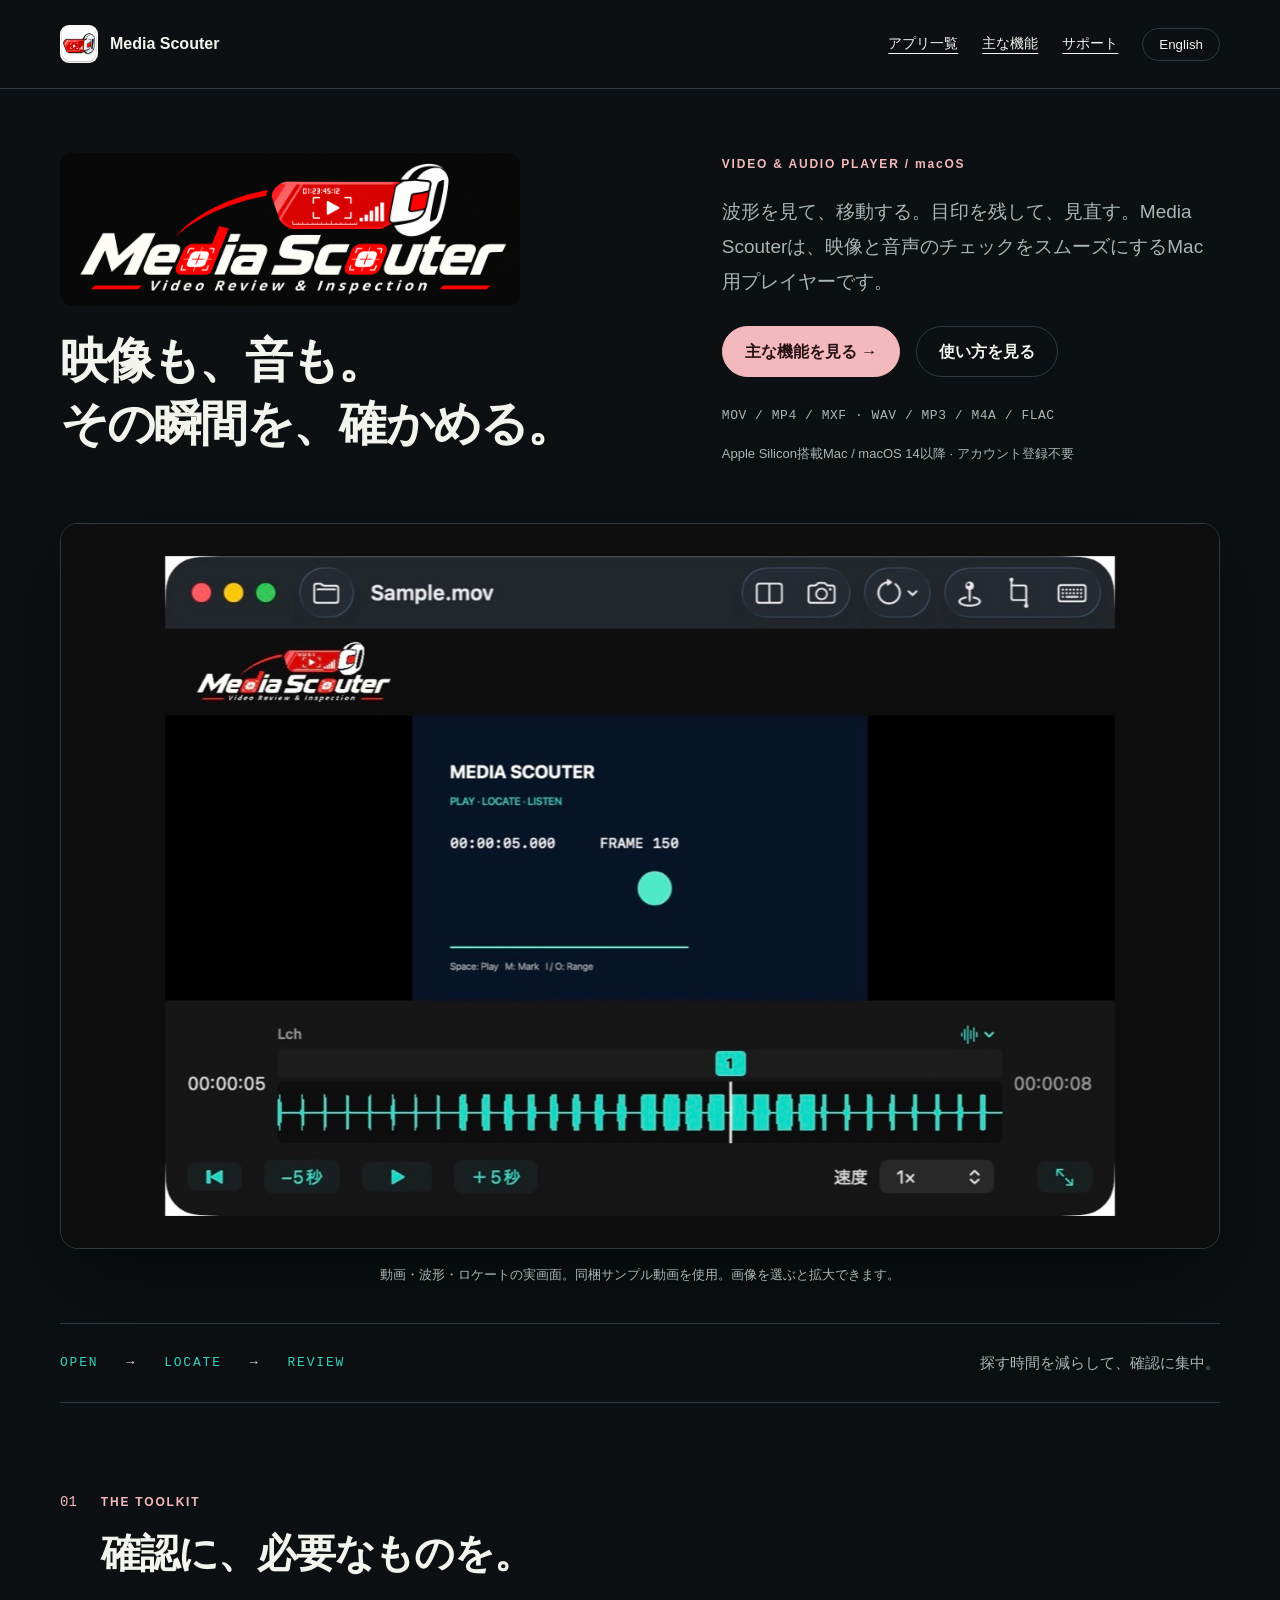
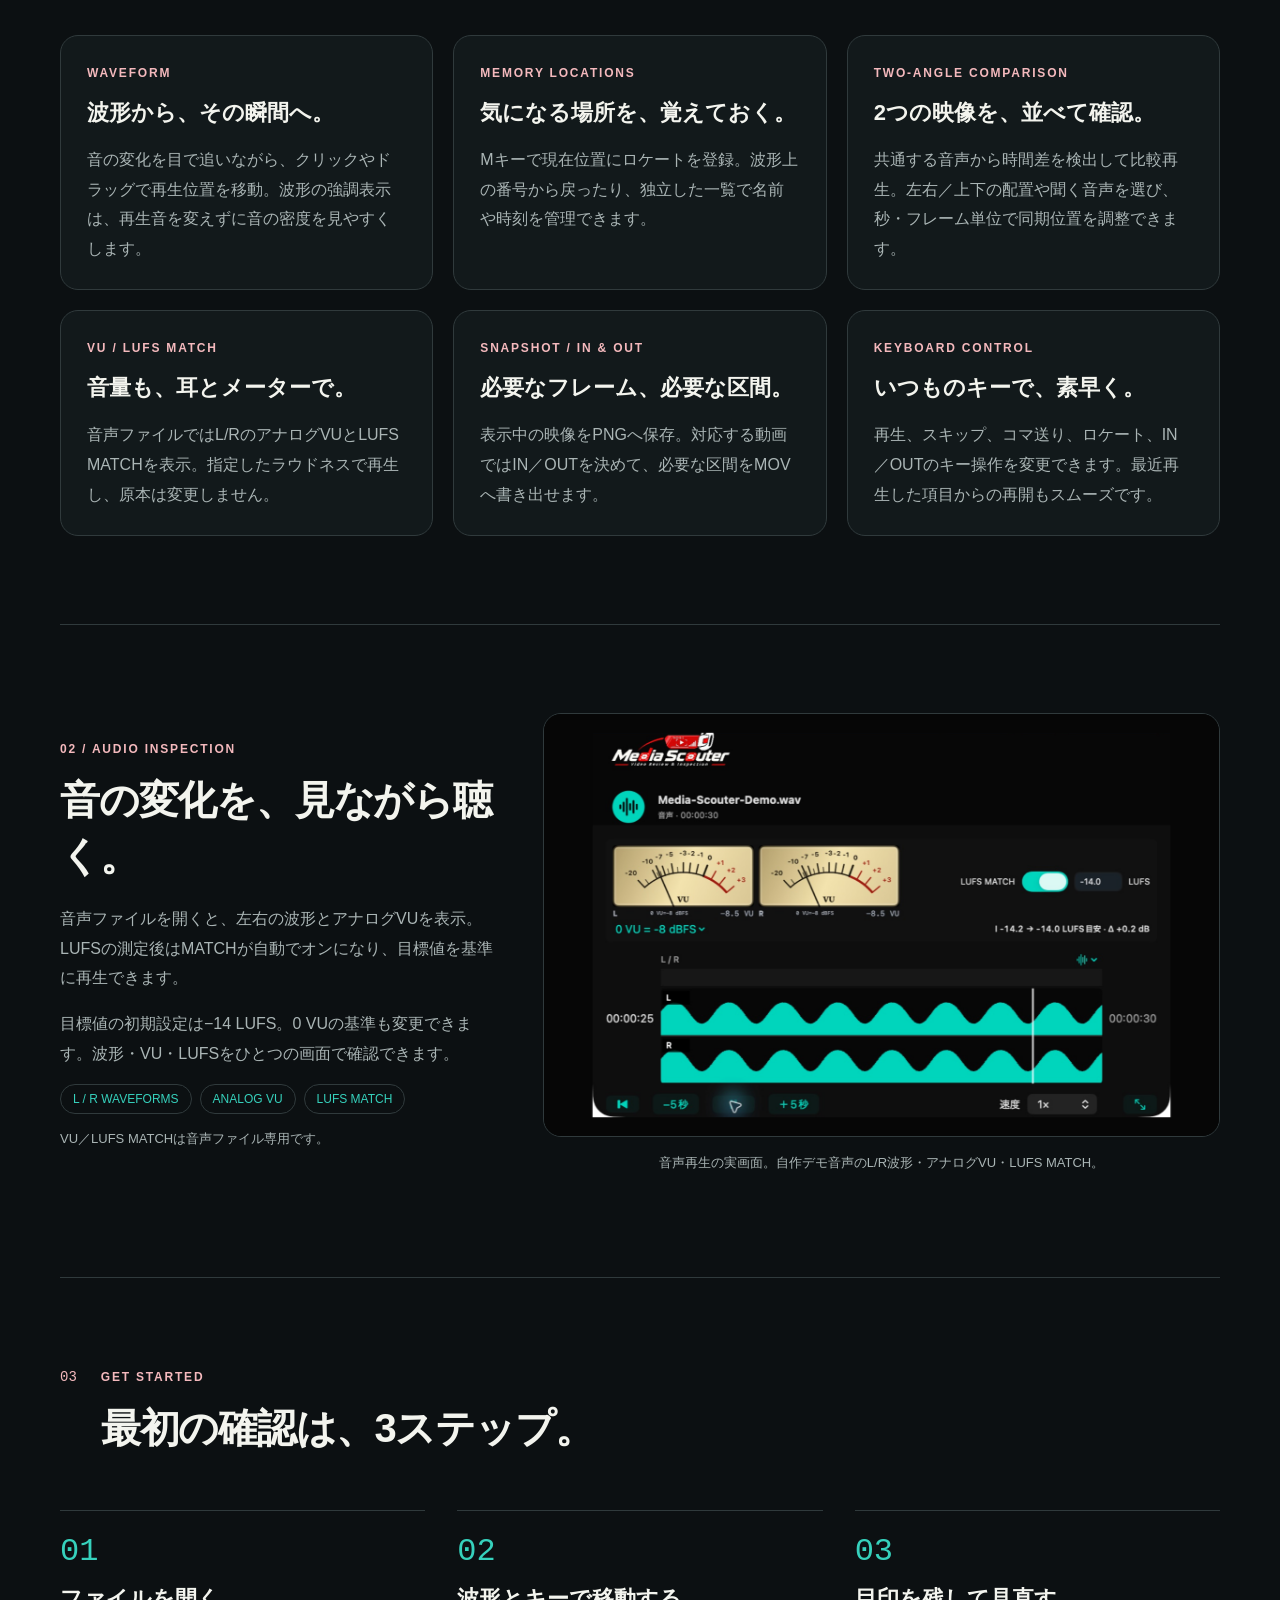
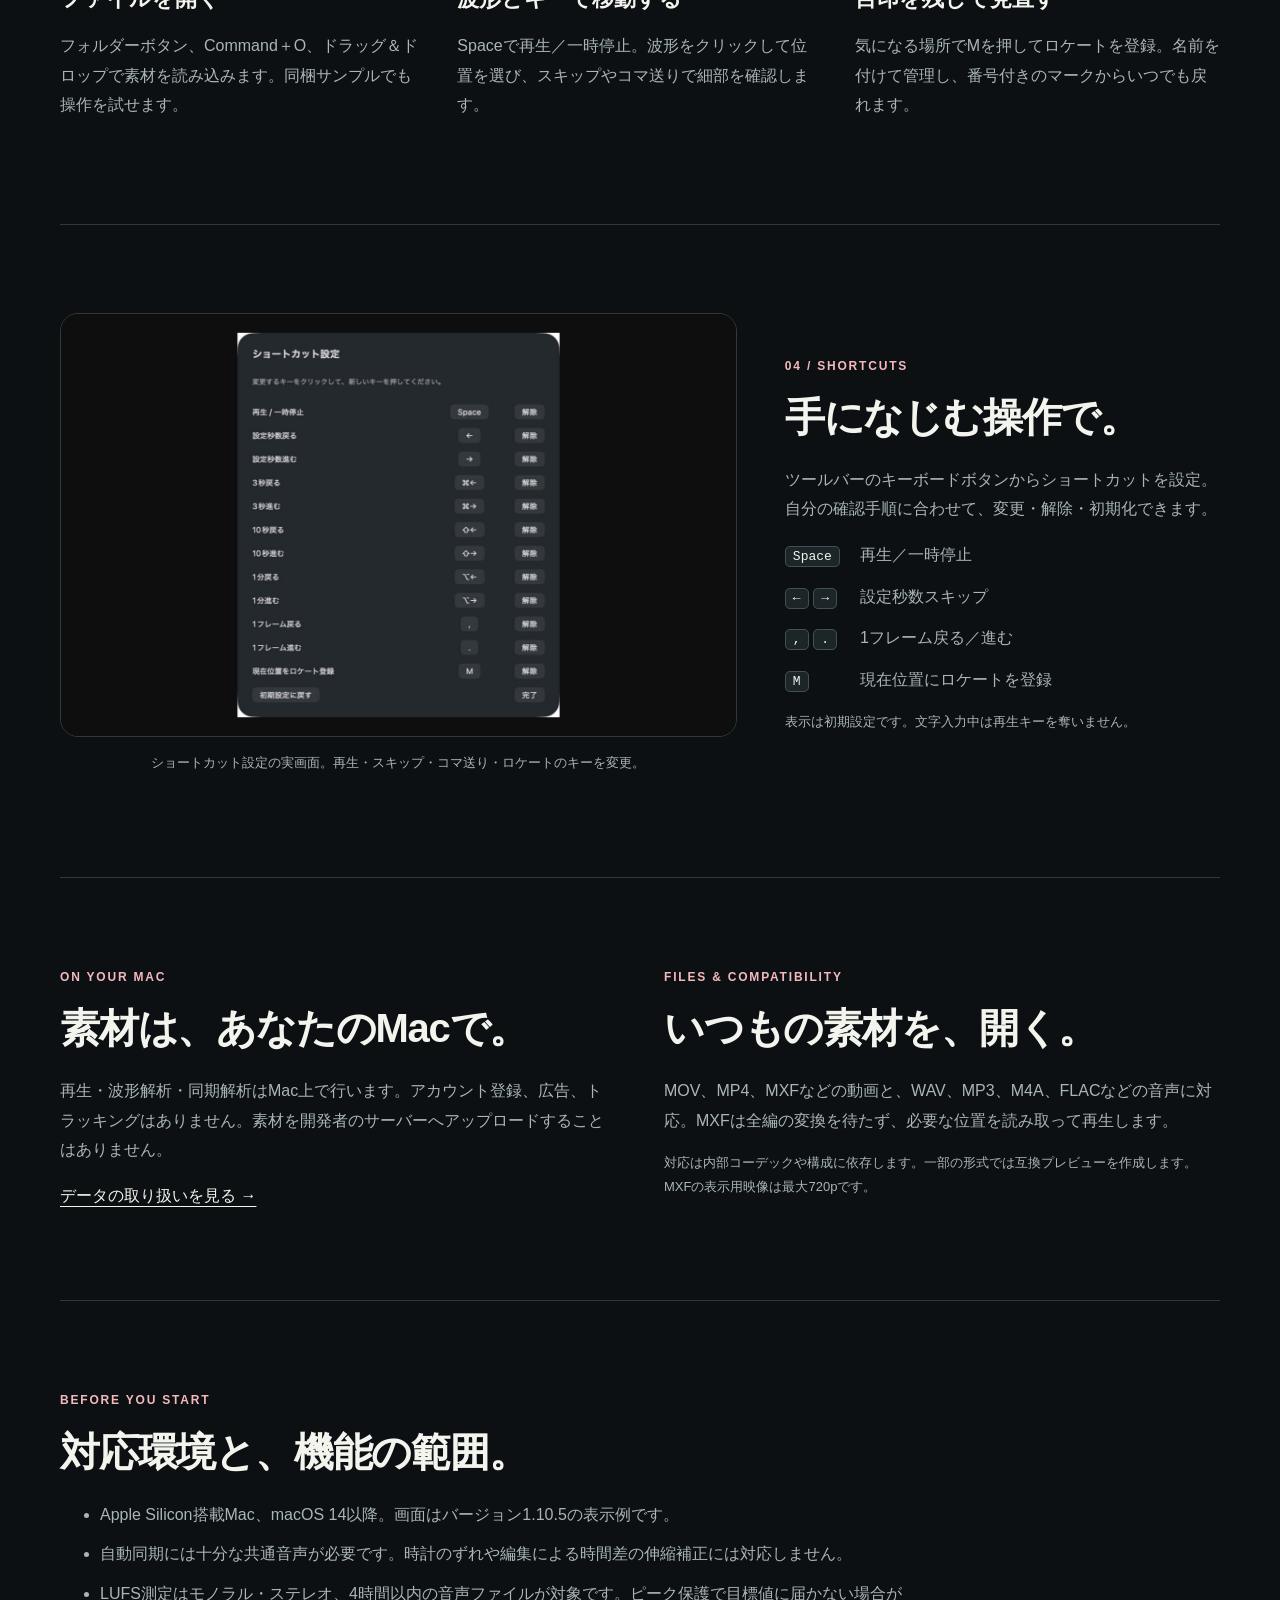
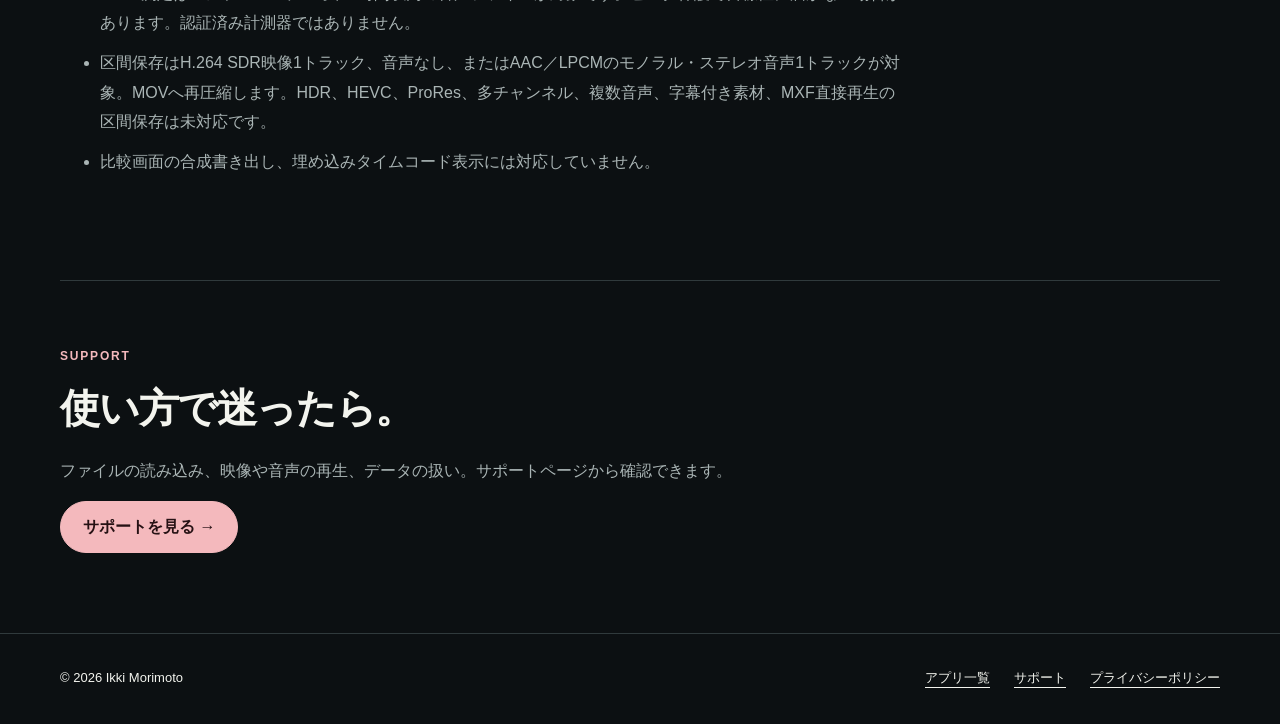
<file: media-scouter.html>
<!doctype html><html lang="ja"><head><meta charset="utf-8"><meta name="viewport" content="width=device-width,initial-scale=1"><meta name="color-scheme" content="dark"><title>Media Scouter — Video Review &amp; Inspection</title><meta name="description" content="Media ScouterはMac向けの映像・音声確認プレイヤー。波形、ロケート、2画角比較、アナログVUとLUFS MATCHを実際の画面で紹介。"><link rel="icon" href="media-scouter-icon.png" type="image/png"><style>
:root{color-scheme:dark;--bg:#0c1012;--fg:#f3f4ee;--muted:#aab5b5;--line:#303a3c;--accent:#f4b9bd;--mint:#36d1bc}*{box-sizing:border-box}html{scroll-behavior:smooth;scroll-padding-top:100px}body{margin:0;background:var(--bg);color:var(--fg);font:16px/1.85 -apple-system,BlinkMacSystemFont,"Helvetica Neue",sans-serif}a{color:inherit;text-underline-offset:5px}a:focus-visible,button:focus-visible{outline:3px solid var(--mint);outline-offset:5px}.wrap{width:min(1160px,calc(100% - 64px));margin:auto}header{border-bottom:1px solid var(--line)}nav{display:flex;align-items:center;gap:24px;min-height:88px;flex-wrap:wrap}.brand{display:flex;align-items:center;gap:12px;text-decoration:none;font-weight:700;margin-right:auto}.brand img{width:38px;height:38px;border-radius:9px}nav>a:not(.brand){font-size:14px}button{border:1px solid var(--line);background:transparent;color:inherit;padding:8px 16px;border-radius:24px;cursor:pointer}.hero{padding:64px 0 0}.hero-top{display:grid;grid-template-columns:1.2fr 1fr;gap:64px;align-items:center}.wordmark{display:block;width:100%;max-width:460px;height:auto;border-radius:12px}h1{font-size:clamp(32px,4vw,48px);line-height:1.3;letter-spacing:-.04em;margin:24px 0}h2{font-size:clamp(28px,3.2vw,40px);line-height:1.4;letter-spacing:-.03em;margin:8px 0 20px}h3{font-size:22px;line-height:1.5;margin:12px 0}.lead{font-size:19px}p,li{color:var(--muted)}.eyebrow{color:var(--accent);font-size:12px;font-weight:600;letter-spacing:.15em;margin:0 0 12px}.actions{display:flex;gap:16px;flex-wrap:wrap;margin:26px 0}.button{display:inline-block;border:1px solid var(--line);border-radius:30px;padding:10px 22px;text-decoration:none;font-weight:600}.primary{background:var(--accent);color:#261114;border-color:var(--accent)}.small,figcaption{font-size:13px;color:var(--muted)}figure{margin:0}figure img{display:block;width:100%;height:auto;border:1px solid var(--line);border-radius:18px;background:#0d0d0d}figcaption{text-align:center;margin:14px 0}figure a{display:block;border-radius:18px}.hero-screen{margin-top:44px}.hero-screen img{box-shadow:0 32px 90px #0006}.principle{display:flex;gap:28px;align-items:center;flex-wrap:wrap;padding:26px 0;margin-top:36px;border-block:1px solid var(--line);font:13px ui-monospace,monospace;letter-spacing:.14em}.principle span{color:var(--mint)}.principle p{margin:0 0 0 auto;letter-spacing:0;font:15px/1.7 -apple-system,sans-serif}.section{padding:88px 0;border-bottom:1px solid var(--line)}.section-heading{display:flex;gap:24px;align-items:baseline;margin-bottom:34px}.number{font:14px ui-monospace,monospace;color:var(--accent)}.features{display:grid;grid-template-columns:repeat(3,1fr);gap:20px}.feature{border:1px solid var(--line);border-radius:18px;padding:26px;background:#12191b}.feature p:last-child{margin-bottom:0}.split{display:grid;grid-template-columns:.9fr 1.4fr;gap:48px;align-items:center}.split.reverse{grid-template-columns:1.4fr .9fr}.split.reverse .copy{order:2}.split.reverse figure{order:1}.tags{display:flex;gap:8px;flex-wrap:wrap}.tags span{border:1px solid var(--line);border-radius:24px;padding:3px 12px;font-size:12px;color:var(--mint)}.steps{display:grid;grid-template-columns:repeat(3,1fr);gap:32px}.step-count{font:32px ui-monospace,monospace;color:var(--mint)}.steps article{border-top:1px solid var(--line);padding-top:22px}kbd{border:1px solid #435052;background:#1c2628;padding:2px 7px;border-radius:5px;color:var(--fg);font:13px ui-monospace,monospace}.key-list{display:grid;grid-template-columns:auto 1fr;gap:12px 20px}.key-list dd{margin:0;color:var(--muted)}.note{border-left:2px solid var(--accent);padding-left:20px}.details{max-width:850px}.details li{margin:10px 0}.contact{padding:64px 0 80px}.contact h2{margin-top:10px}footer{border-top:1px solid var(--line);padding:32px 0;font-size:13px}footer .wrap{display:flex;gap:24px;flex-wrap:wrap}footer span{margin-right:auto}.skip{position:absolute;top:-100px}.skip:focus{top:0;background:white;color:black;padding:12px}.local{display:grid;grid-template-columns:1fr 1fr;gap:48px}.format{font:13px/2 ui-monospace,monospace;letter-spacing:.04em}@media(max-width:800px){.hero-top{grid-template-columns:1fr;gap:16px}.hero-top .summary{max-width:650px}.features{grid-template-columns:repeat(2,1fr)}.split,.split.reverse{grid-template-columns:1fr;gap:24px}.split.reverse .copy,.split.reverse figure{order:initial}.steps{grid-template-columns:1fr;gap:24px}.section{padding:56px 0}.local{grid-template-columns:1fr;gap:32px}.principle p{width:100%;margin:0}}@media(max-width:540px){.wrap{width:calc(100% - 40px)}nav{gap:14px;padding:18px 0;min-height:unset}.brand{width:100%}.hero{padding-top:36px}.features{grid-template-columns:1fr}.hero-screen{margin-top:28px}.section-heading{gap:14px}h1{font-size:32px}.wordmark{max-width:330px}.principle{gap:20px}.feature{padding:22px}}@media(prefers-reduced-motion:reduce){html{scroll-behavior:auto}}
</style></head><body><a class="skip" href="#main">Skip to content</a><header><nav class="wrap" aria-label="Main navigation"><a class="brand" href="media-scouter.html"><img src="media-scouter-icon.png" width="38" height="38" alt="">Media Scouter</a><a href="index.html" data-ja="アプリ一覧" data-en="All apps">アプリ一覧</a><a href="#features" data-ja="主な機能" data-en="Features">主な機能</a><a href="media-scouter-support.html" data-ja="サポート" data-en="Support">サポート</a><button id="language-toggle" type="button" aria-label="Switch to English">English</button></nav></header><main id="main"><section class="hero wrap"><div class="hero-top"><div><img class="wordmark" src="media-scouter-logo.png" width="2172" height="724" alt="Media Scouter — Video Review & Inspection"><h1 data-ja="映像も、音も。
その瞬間を、確かめる。" data-en="Your footage. Your audio.
Straight to the detail." style="white-space:pre-line">映像も、音も。
その瞬間を、確かめる。</h1></div><div class="summary"><p class="eyebrow">VIDEO &amp; AUDIO PLAYER / macOS</p><p class="lead" data-ja="波形を見て、移動する。目印を残して、見直す。Media Scouterは、映像と音声のチェックをスムーズにするMac用プレイヤーです。" data-en="Seek with the waveform. Mark a moment. Review it again. Media Scouter is a Mac player for checking the details in video and audio.">波形を見て、移動する。目印を残して、見直す。Media Scouterは、映像と音声のチェックをスムーズにするMac用プレイヤーです。</p><div class="actions"><a class="button primary" href="#features" data-ja="主な機能を見る →" data-en="Explore the features →">主な機能を見る →</a><a class="button" href="#start" data-ja="使い方を見る" data-en="How to get started">使い方を見る</a></div><p class="format">MOV / MP4 / MXF · WAV / MP3 / M4A / FLAC</p><p class="small" data-ja="Apple Silicon搭載Mac / macOS 14以降 · アカウント登録不要" data-en="Apple Silicon Mac / macOS 14 or later · No app account required">Apple Silicon搭載Mac / macOS 14以降 · アカウント登録不要</p></div></div><div class="hero-screen"><figure><a href="media-scouter-video.png" target="_blank" rel="noopener"><img src="media-scouter-video.png" width="1440" height="900" alt="動画・波形・ロケートの実画面。同梱サンプル動画を使用。画像を選ぶと拡大できます。 / Actual video, waveform and locate screen using the included sample. Select an image to view it full size." loading="eager" fetchpriority="high" decoding="async"></a><figcaption data-ja="動画・波形・ロケートの実画面。同梱サンプル動画を使用。画像を選ぶと拡大できます。" data-en="Actual video, waveform and locate screen using the included sample. Select an image to view it full size.">動画・波形・ロケートの実画面。同梱サンプル動画を使用。画像を選ぶと拡大できます。</figcaption></figure></div><div class="principle"><span>OPEN</span>→<span>LOCATE</span>→<span>REVIEW</span><p data-ja="探す時間を減らして、確認に集中。" data-en="Less searching. More time to review.">探す時間を減らして、確認に集中。</p></div></section><section class="section wrap" id="features"><div class="section-heading"><span class="number">01</span><div><p class="eyebrow">THE TOOLKIT</p><h2 data-ja="確認に、必要なものを。" data-en="A toolkit for a closer look.">確認に、必要なものを。</h2></div></div><div class="features"><article class="feature"><p class="eyebrow">WAVEFORM</p><h3 data-ja="波形から、その瞬間へ。" data-en="Find the moment in the waveform.">波形から、その瞬間へ。</h3><p data-ja="音の変化を目で追いながら、クリックやドラッグで再生位置を移動。波形の強調表示は、再生音を変えずに音の密度を見やすくします。" data-en="Click or drag the waveform to seek. Enhanced waveform display makes changes in audio density easier to see without changing playback.">音の変化を目で追いながら、クリックやドラッグで再生位置を移動。波形の強調表示は、再生音を変えずに音の密度を見やすくします。</p></article><article class="feature"><p class="eyebrow">MEMORY LOCATIONS</p><h3 data-ja="気になる場所を、覚えておく。" data-en="Keep the moments that matter.">気になる場所を、覚えておく。</h3><p data-ja="Mキーで現在位置にロケートを登録。波形上の番号から戻ったり、独立した一覧で名前や時刻を管理できます。" data-en="Press M to mark the current position. Return using numbered waveform markers, or manage names and times in a separate window.">Mキーで現在位置にロケートを登録。波形上の番号から戻ったり、独立した一覧で名前や時刻を管理できます。</p></article><article class="feature"><p class="eyebrow">TWO-ANGLE COMPARISON</p><h3 data-ja="2つの映像を、並べて確認。" data-en="Review two angles together.">2つの映像を、並べて確認。</h3><p data-ja="共通する音声から時間差を検出して比較再生。左右／上下の配置や聞く音声を選び、秒・フレーム単位で同期位置を調整できます。" data-en="Detect the time offset from shared audio and play two videos together. Choose side-by-side or stacked views, switch audio, and adjust the offset in seconds or frames.">共通する音声から時間差を検出して比較再生。左右／上下の配置や聞く音声を選び、秒・フレーム単位で同期位置を調整できます。</p></article><article class="feature"><p class="eyebrow">VU / LUFS MATCH</p><h3 data-ja="音量も、耳とメーターで。" data-en="Listen with meters in view.">音量も、耳とメーターで。</h3><p data-ja="音声ファイルではL/RのアナログVUとLUFS MATCHを表示。指定したラウドネスで再生し、原本は変更しません。" data-en="Audio files show L/R analog VU meters and LUFS MATCH. Play at a chosen loudness without changing the source file.">音声ファイルではL/RのアナログVUとLUFS MATCHを表示。指定したラウドネスで再生し、原本は変更しません。</p></article><article class="feature"><p class="eyebrow">SNAPSHOT / IN & OUT</p><h3 data-ja="必要なフレーム、必要な区間。" data-en="Save a frame or a selected range.">必要なフレーム、必要な区間。</h3><p data-ja="表示中の映像をPNGへ保存。対応する動画ではIN／OUTを決めて、必要な区間をMOVへ書き出せます。" data-en="Save the displayed frame as PNG. For supported videos, set IN and OUT to export a selected range as MOV.">表示中の映像をPNGへ保存。対応する動画ではIN／OUTを決めて、必要な区間をMOVへ書き出せます。</p></article><article class="feature"><p class="eyebrow">KEYBOARD CONTROL</p><h3 data-ja="いつものキーで、素早く。" data-en="Make the controls your own.">いつものキーで、素早く。</h3><p data-ja="再生、スキップ、コマ送り、ロケート、IN／OUTのキー操作を変更できます。最近再生した項目からの再開もスムーズです。" data-en="Customize playback, skipping, frame stepping, locates and IN/OUT keys. Reopen files quickly from the recent items list.">再生、スキップ、コマ送り、ロケート、IN／OUTのキー操作を変更できます。最近再生した項目からの再開もスムーズです。</p></article></div></section><section class="section wrap"><div class="split"><div class="copy"><p class="eyebrow">02 / AUDIO INSPECTION</p><h2 data-ja="音の変化を、見ながら聴く。" data-en="See the changes. Hear the detail.">音の変化を、見ながら聴く。</h2><p data-ja="音声ファイルを開くと、左右の波形とアナログVUを表示。LUFSの測定後はMATCHが自動でオンになり、目標値を基準に再生できます。" data-en="Open an audio file to see left and right waveforms with analog VU meters. After LUFS analysis, MATCH turns on automatically for playback against your chosen target.">音声ファイルを開くと、左右の波形とアナログVUを表示。LUFSの測定後はMATCHが自動でオンになり、目標値を基準に再生できます。</p><p data-ja="目標値の初期設定は−14 LUFS。0 VUの基準も変更できます。波形・VU・LUFSをひとつの画面で確認できます。" data-en="The default target is −14 LUFS, and the 0 VU reference is adjustable. Keep waveforms, VU and LUFS together in one view.">目標値の初期設定は−14 LUFS。0 VUの基準も変更できます。波形・VU・LUFSをひとつの画面で確認できます。</p><div class="tags"><span>L / R WAVEFORMS</span><span>ANALOG VU</span><span>LUFS MATCH</span></div><p class="small" data-ja="VU／LUFS MATCHは音声ファイル専用です。" data-en="VU and LUFS MATCH are available for audio files only.">VU／LUFS MATCHは音声ファイル専用です。</p></div><figure><a href="media-scouter-audio.png" target="_blank" rel="noopener"><img src="media-scouter-audio.png" width="1440" height="900" alt="音声再生の実画面。自作デモ音声のL/R波形・アナログVU・LUFS MATCH。 / Actual audio playback screen with original demo audio: L/R waveforms, analog VU and LUFS MATCH." loading="lazy" decoding="async"></a><figcaption data-ja="音声再生の実画面。自作デモ音声のL/R波形・アナログVU・LUFS MATCH。" data-en="Actual audio playback screen with original demo audio: L/R waveforms, analog VU and LUFS MATCH.">音声再生の実画面。自作デモ音声のL/R波形・アナログVU・LUFS MATCH。</figcaption></figure></div></section><section class="section wrap" id="start"><div class="section-heading"><span class="number">03</span><div><p class="eyebrow">GET STARTED</p><h2 data-ja="最初の確認は、3ステップ。" data-en="Your first review, in three steps.">最初の確認は、3ステップ。</h2></div></div><div class="steps"><article><span class="step-count">01</span><h3 data-ja="ファイルを開く" data-en="Open a file">ファイルを開く</h3><p data-ja="フォルダーボタン、Command＋O、ドラッグ＆ドロップで素材を読み込みます。同梱サンプルでも操作を試せます。" data-en="Use the folder button, Command+O or drag and drop. The included sample is a quick way to try the controls.">フォルダーボタン、Command＋O、ドラッグ＆ドロップで素材を読み込みます。同梱サンプルでも操作を試せます。</p></article><article><span class="step-count">02</span><h3 data-ja="波形とキーで移動する" data-en="Seek and play">波形とキーで移動する</h3><p data-ja="Spaceで再生／一時停止。波形をクリックして位置を選び、スキップやコマ送りで細部を確認します。" data-en="Press Space to play or pause. Click the waveform to seek, then use skips and frame steps to inspect the details.">Spaceで再生／一時停止。波形をクリックして位置を選び、スキップやコマ送りで細部を確認します。</p></article><article><span class="step-count">03</span><h3 data-ja="目印を残して見直す" data-en="Mark and return">目印を残して見直す</h3><p data-ja="気になる場所でMを押してロケートを登録。名前を付けて管理し、番号付きのマークからいつでも戻れます。" data-en="Press M at a moment you want to revisit. Name the locate and return to it from the numbered waveform marker.">気になる場所でMを押してロケートを登録。名前を付けて管理し、番号付きのマークからいつでも戻れます。</p></article></div></section><section class="section wrap"><div class="split reverse"><div class="copy"><p class="eyebrow">04 / SHORTCUTS</p><h2 data-ja="手になじむ操作で。" data-en="Keep your hands on the keys.">手になじむ操作で。</h2><p data-ja="ツールバーのキーボードボタンからショートカットを設定。自分の確認手順に合わせて、変更・解除・初期化できます。" data-en="Open shortcut settings from the keyboard button in the toolbar. Change, clear or reset bindings to suit your review workflow.">ツールバーのキーボードボタンからショートカットを設定。自分の確認手順に合わせて、変更・解除・初期化できます。</p><dl class="key-list"><dt><kbd>Space</kbd></dt><dd data-ja="再生／一時停止" data-en="Play / pause">再生／一時停止</dd><dt><kbd>←</kbd> <kbd>→</kbd></dt><dd data-ja="設定秒数スキップ" data-en="Skip by the chosen interval">設定秒数スキップ</dd><dt><kbd>,</kbd> <kbd>.</kbd></dt><dd data-ja="1フレーム戻る／進む" data-en="Step back / forward one frame">1フレーム戻る／進む</dd><dt><kbd>M</kbd></dt><dd data-ja="現在位置にロケートを登録" data-en="Add a locate at the current position">現在位置にロケートを登録</dd></dl><p class="small" data-ja="表示は初期設定です。文字入力中は再生キーを奪いません。" data-en="Default bindings shown. Playback shortcuts do not interrupt text entry.">表示は初期設定です。文字入力中は再生キーを奪いません。</p></div><figure><a href="media-scouter-shortcuts.png" target="_blank" rel="noopener"><img src="media-scouter-shortcuts.png" width="1440" height="900" alt="ショートカット設定の実画面。再生・スキップ・コマ送り・ロケートのキーを変更。 / Actual shortcut settings for playback, skipping, frame stepping and locates." loading="lazy" decoding="async"></a><figcaption data-ja="ショートカット設定の実画面。再生・スキップ・コマ送り・ロケートのキーを変更。" data-en="Actual shortcut settings for playback, skipping, frame stepping and locates.">ショートカット設定の実画面。再生・スキップ・コマ送り・ロケートのキーを変更。</figcaption></figure></div></section><section class="section wrap"><div class="local"><div><p class="eyebrow">ON YOUR MAC</p><h2 data-ja="素材は、あなたのMacで。" data-en="Your media stays on your Mac.">素材は、あなたのMacで。</h2><p data-ja="再生・波形解析・同期解析はMac上で行います。アカウント登録、広告、トラッキングはありません。素材を開発者のサーバーへアップロードすることはありません。" data-en="Playback, waveform analysis and sync analysis run on your Mac. No app account, advertising or tracking. Your media is not uploaded to developer-operated servers.">再生・波形解析・同期解析はMac上で行います。アカウント登録、広告、トラッキングはありません。素材を開発者のサーバーへアップロードすることはありません。</p><a href="media-scouter-privacy.html" data-ja="データの取り扱いを見る →" data-en="Read the privacy policy →">データの取り扱いを見る →</a></div><div><p class="eyebrow">FILES &amp; COMPATIBILITY</p><h2 data-ja="いつもの素材を、開く。" data-en="Open the media you work with.">いつもの素材を、開く。</h2><p data-ja="MOV、MP4、MXFなどの動画と、WAV、MP3、M4A、FLACなどの音声に対応。MXFは全編の変換を待たず、必要な位置を読み取って再生します。" data-en="Open video such as MOV, MP4 and MXF, and audio such as WAV, MP3, M4A and FLAC. MXF playback reads the required positions without waiting for a full-file conversion.">MOV、MP4、MXFなどの動画と、WAV、MP3、M4A、FLACなどの音声に対応。MXFは全編の変換を待たず、必要な位置を読み取って再生します。</p><p class="small" data-ja="対応は内部コーデックや構成に依存します。一部の形式では互換プレビューを作成します。MXFの表示用映像は最大720pです。" data-en="Support depends on the codec and file structure. Some formats require a compatible preview. MXF display video is limited to 720p.">対応は内部コーデックや構成に依存します。一部の形式では互換プレビューを作成します。MXFの表示用映像は最大720pです。</p></div></div></section><section class="section wrap"><div class="details"><p class="eyebrow">BEFORE YOU START</p><h2 data-ja="対応環境と、機能の範囲。" data-en="Requirements and feature limits.">対応環境と、機能の範囲。</h2><ul><li data-ja="Apple Silicon搭載Mac、macOS 14以降。画面はバージョン1.10.5の表示例です。" data-en="Apple Silicon Mac with macOS 14 or later. Screenshots show version 1.10.5.">Apple Silicon搭載Mac、macOS 14以降。画面はバージョン1.10.5の表示例です。</li><li data-ja="自動同期には十分な共通音声が必要です。時計のずれや編集による時間差の伸縮補正には対応しません。" data-en="Automatic sync needs sufficient shared audio. It does not correct clock drift or changing offsets caused by edits.">自動同期には十分な共通音声が必要です。時計のずれや編集による時間差の伸縮補正には対応しません。</li><li data-ja="LUFS測定はモノラル・ステレオ、4時間以内の音声ファイルが対象です。ピーク保護で目標値に届かない場合があります。認証済み計測器ではありません。" data-en="LUFS analysis supports mono/stereo audio files up to four hours. Peak protection may prevent the target from being reached. This is not a certified measurement instrument.">LUFS測定はモノラル・ステレオ、4時間以内の音声ファイルが対象です。ピーク保護で目標値に届かない場合があります。認証済み計測器ではありません。</li><li data-ja="区間保存はH.264 SDR映像1トラック、音声なし、またはAAC／LPCMのモノラル・ステレオ音声1トラックが対象。MOVへ再圧縮します。HDR、HEVC、ProRes、多チャンネル、複数音声、字幕付き素材、MXF直接再生の区間保存は未対応です。" data-en="Range export supports one H.264 SDR video track with no audio or one mono/stereo AAC or LPCM audio track, re-encoded to MOV. HDR, HEVC, ProRes, multichannel or multiple audio tracks, subtitles and direct MXF playback are not supported for range export.">区間保存はH.264 SDR映像1トラック、音声なし、またはAAC／LPCMのモノラル・ステレオ音声1トラックが対象。MOVへ再圧縮します。HDR、HEVC、ProRes、多チャンネル、複数音声、字幕付き素材、MXF直接再生の区間保存は未対応です。</li><li data-ja="比較画面の合成書き出し、埋め込みタイムコード表示には対応していません。" data-en="Composite export of the comparison view and embedded timecode display are not supported.">比較画面の合成書き出し、埋め込みタイムコード表示には対応していません。</li></ul></div></section><section class="contact wrap"><p class="eyebrow">SUPPORT</p><h2 data-ja="使い方で迷ったら。" data-en="Need a hand?">使い方で迷ったら。</h2><p data-ja="ファイルの読み込み、映像や音声の再生、データの扱い。サポートページから確認できます。" data-en="Find help with importing files, video and audio playback, and your data.">ファイルの読み込み、映像や音声の再生、データの扱い。サポートページから確認できます。</p><a class="button primary" href="media-scouter-support.html" data-ja="サポートを見る →" data-en="Visit support →">サポートを見る →</a></section></main><footer><div class="wrap"><span>© 2026 Ikki Morimoto</span><a href="index.html" data-ja="アプリ一覧" data-en="All apps">アプリ一覧</a><a href="media-scouter-support.html" data-ja="サポート" data-en="Support">サポート</a><a href="media-scouter-privacy.html" data-ja="プライバシーポリシー" data-en="Privacy policy">プライバシーポリシー</a></div></footer><script>
(()=>{let lang=new URL(location.href).searchParams.get('lang')==='en'?'en':'ja';const toggle=document.getElementById('language-toggle');function apply(){document.documentElement.lang=lang;document.querySelectorAll('[data-ja][data-en]').forEach(el=>el.textContent=el.dataset[lang]);toggle.textContent=lang==='ja'?'English':'日本語';toggle.setAttribute('aria-label',lang==='ja'?'Switch to English':'日本語に切り替え');document.querySelectorAll('a[href]').forEach(link=>{const raw=link.getAttribute('href');if(raw.startsWith('#')||raw.startsWith('mailto:'))return;const url=new URL(raw,location.href);if(url.origin!==location.origin||!url.pathname.endsWith('.html'))return;if(lang==='en')url.searchParams.set('lang','en');else url.searchParams.delete('lang');link.href=url.pathname.split('/').pop()+url.search+url.hash;});}toggle.addEventListener('click',()=>{lang=lang==='ja'?'en':'ja';const url=new URL(location.href);if(lang==='en')url.searchParams.set('lang','en');else url.searchParams.delete('lang');history.replaceState(null,'',url);apply();});apply();})();
</script></body></html>
</file>
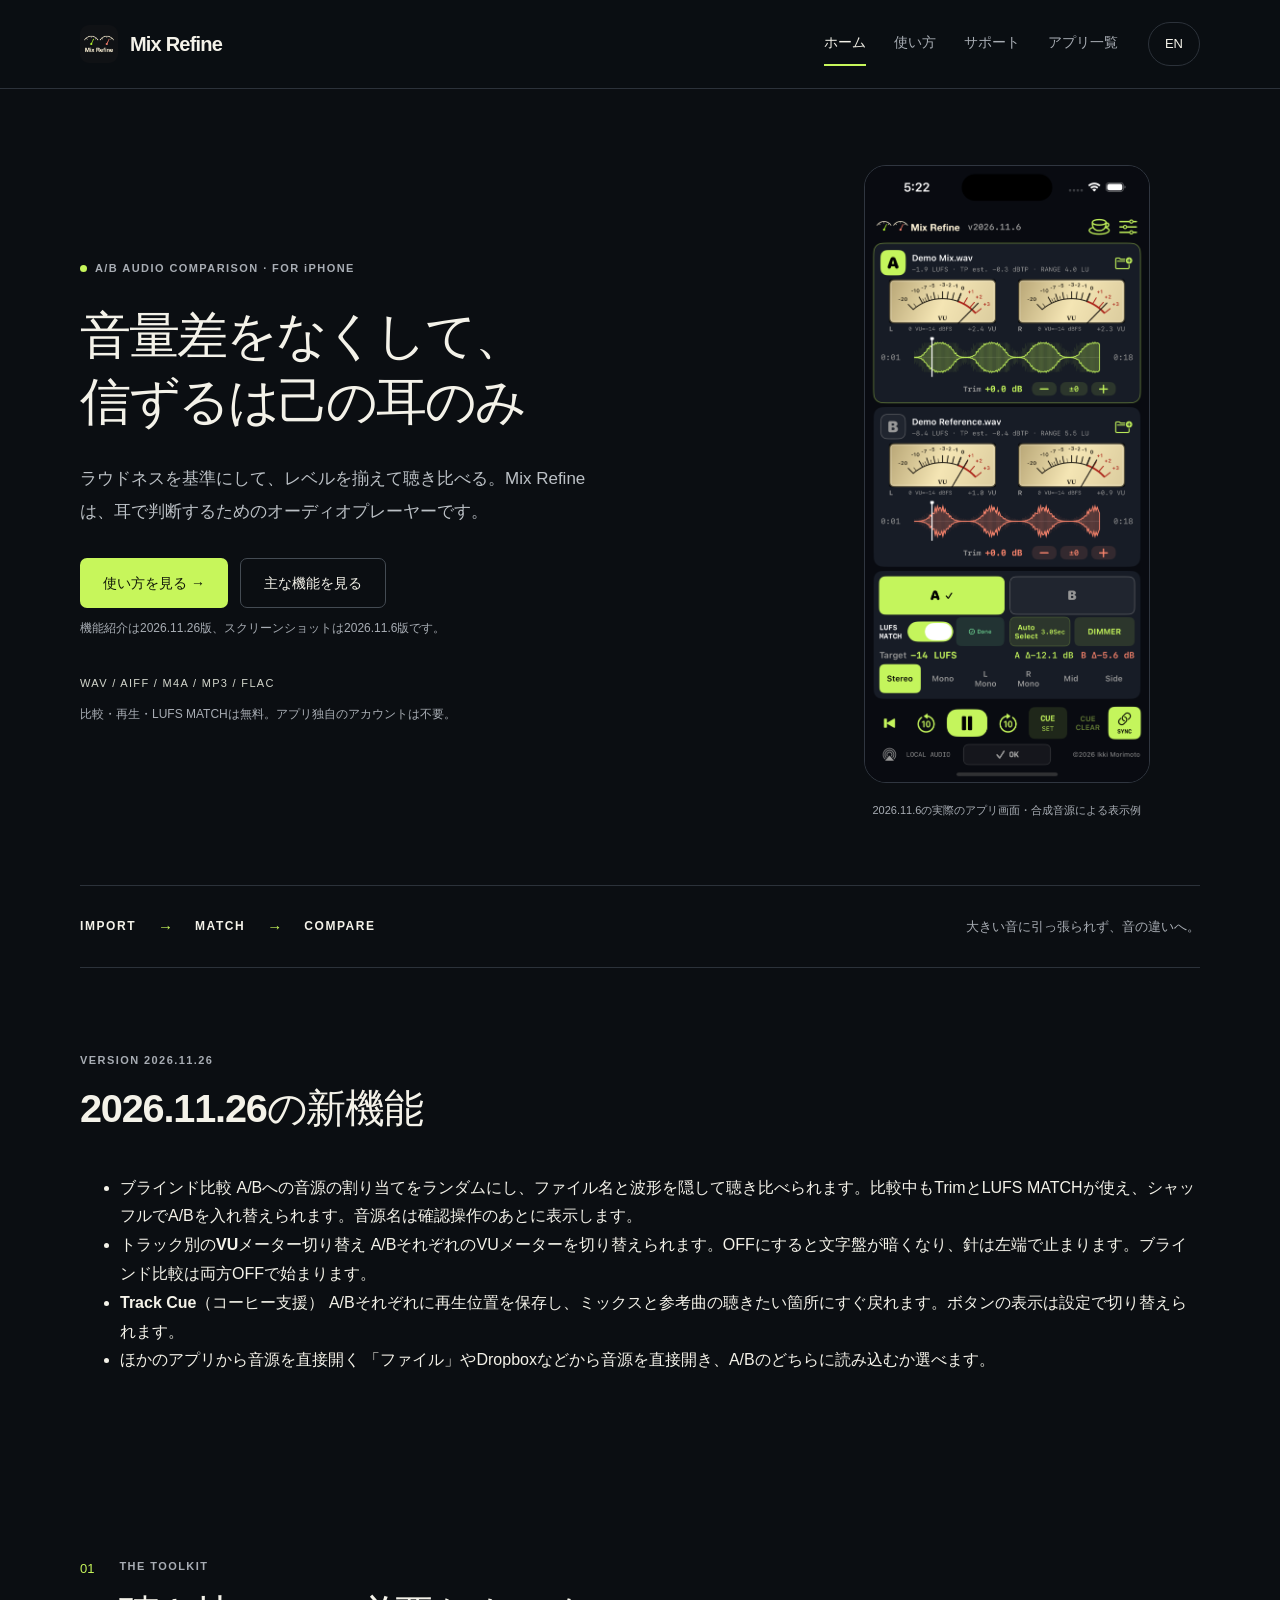
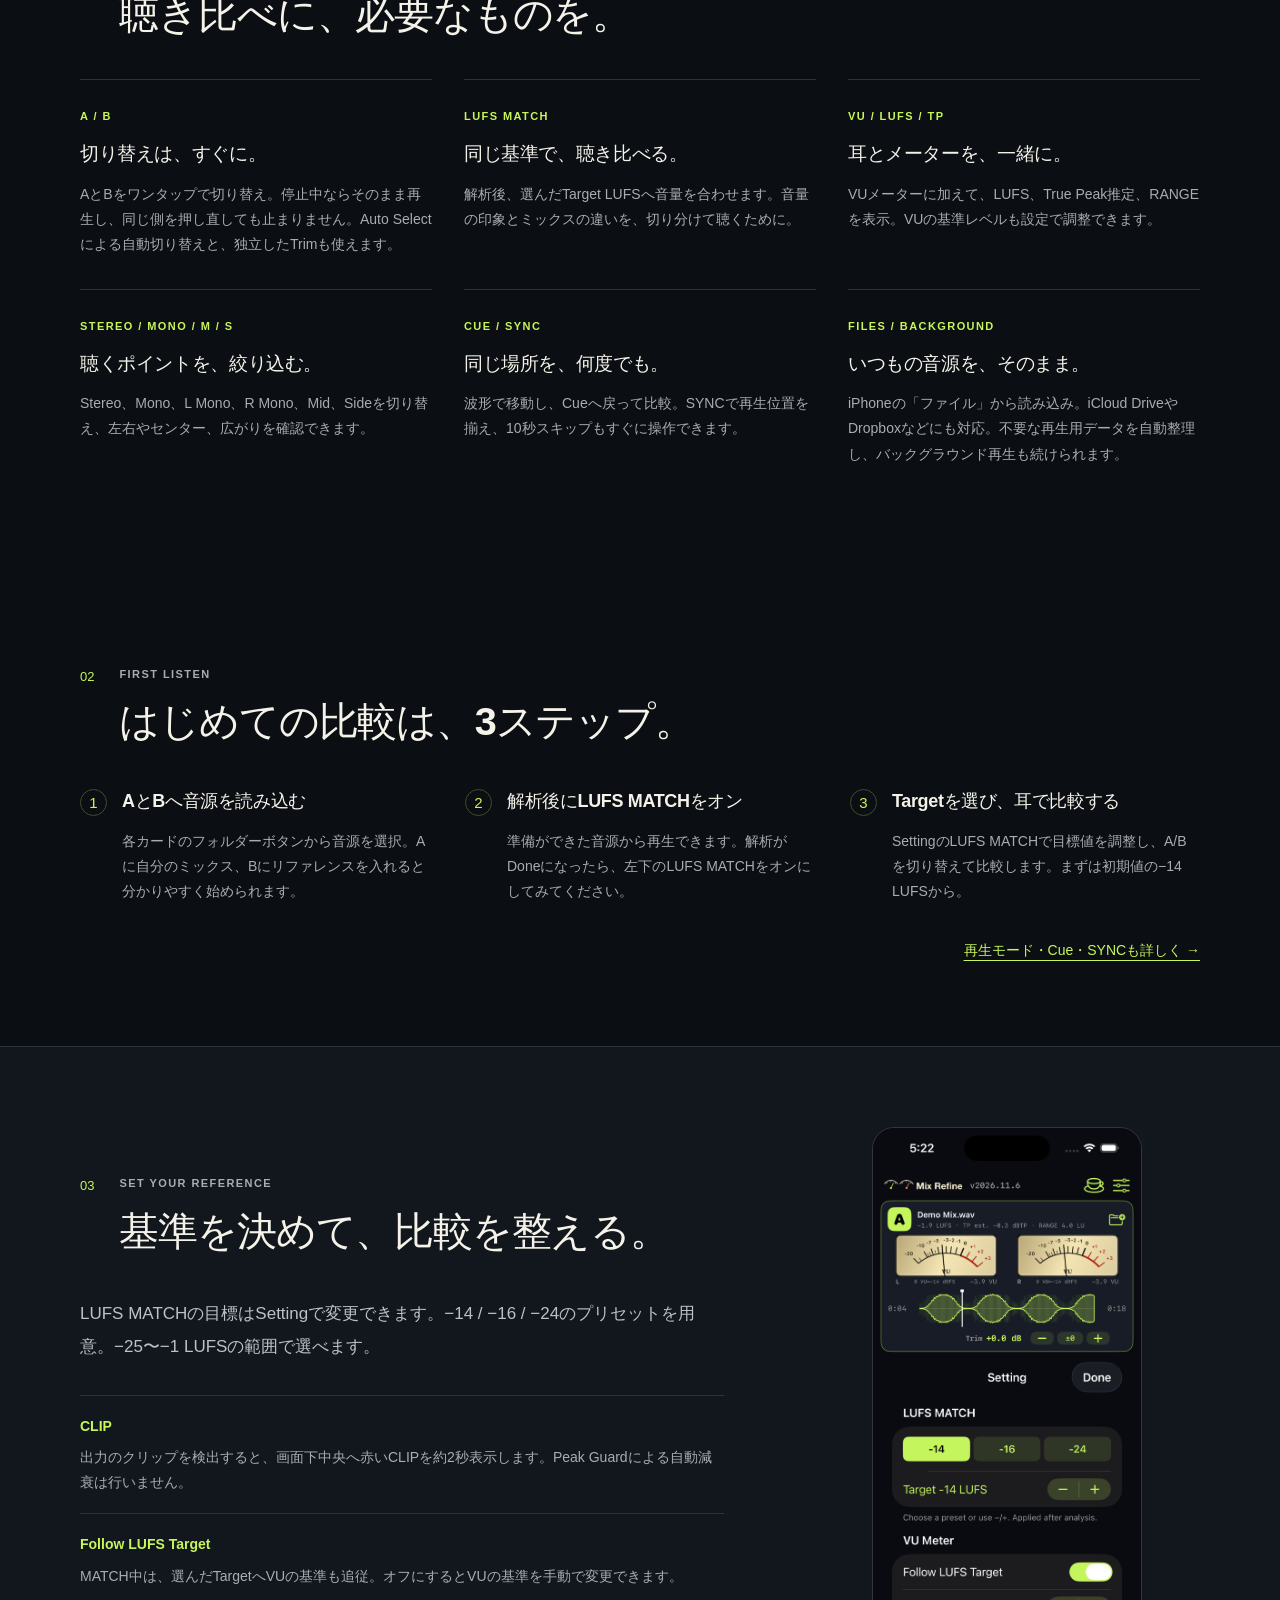
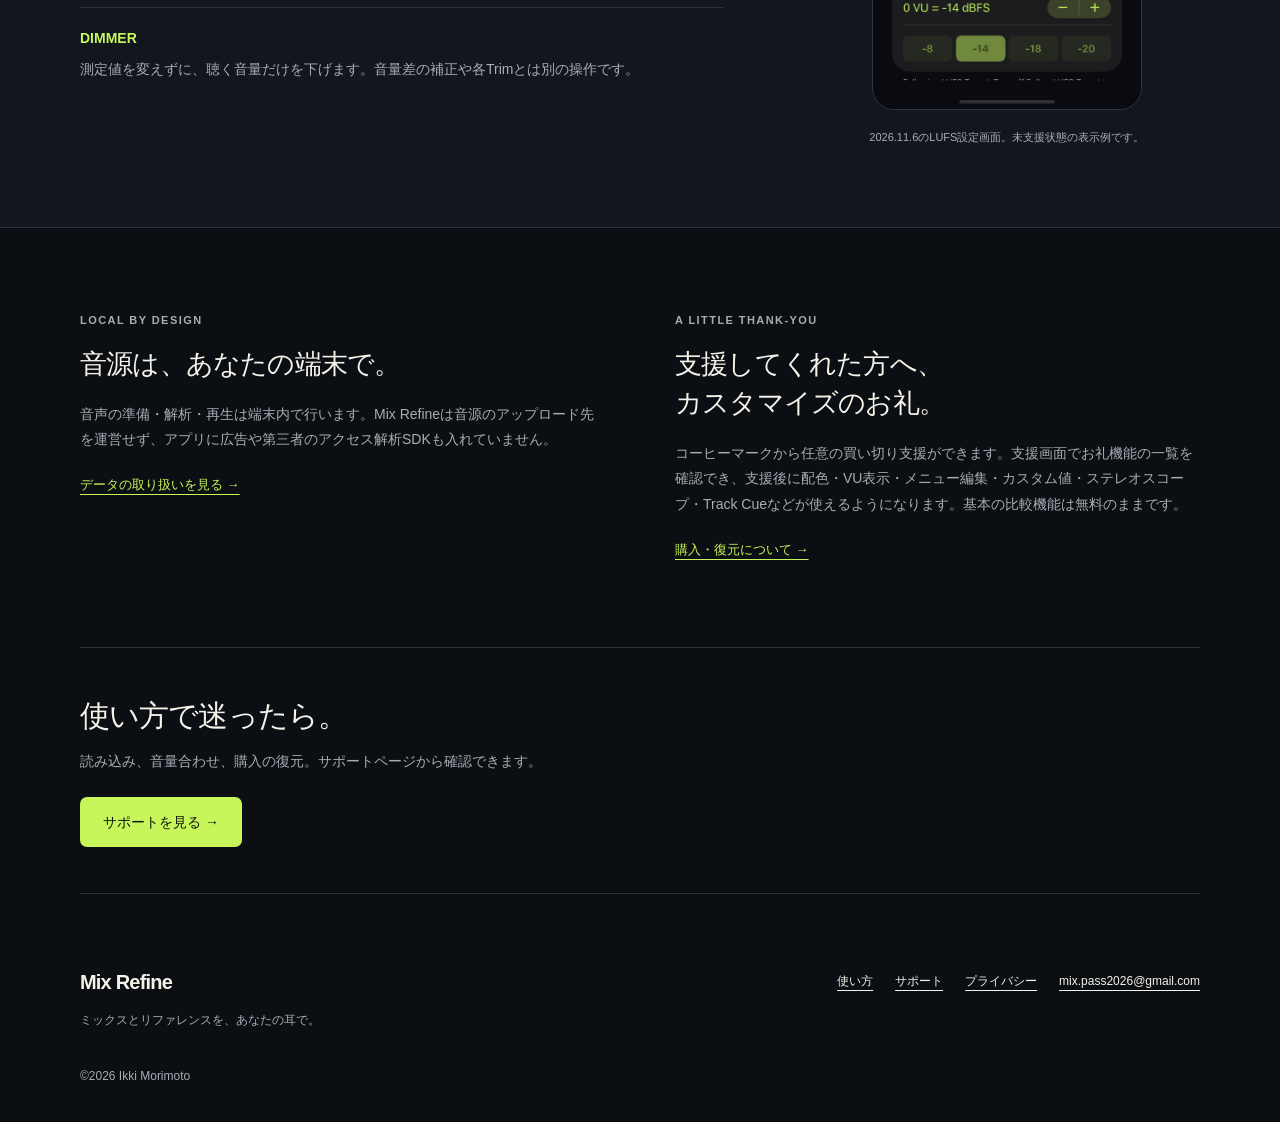
<file: mix-refine.html>
<!doctype html>
<html lang="ja"><head><meta charset="utf-8"><meta name="viewport" content="width=device-width,initial-scale=1"><meta name="color-scheme" content="dark"><title>Mix Refine — A/B Audio & Loudness Comparison</title><meta name="description" content="Mix Refineの主な機能と使い方。iPhoneでA/B音源をLUFSで音量合わせし、VU・Mono・Mid/Sideで聴き比べ。"><link rel="icon" href="assets/icon.png?v=20261106-1106" type="image/png"><link rel="stylesheet" href="assets/site.css?v=20261106-1106"><script src="assets/site.js" defer></script></head><body><a class="skip-link" href="#main"><span data-ja="本文へ移動" data-en="Skip to content">本文へ移動</span></a><header class="site-header"><div class="nav-wrap"><a class="brand" href="index.html"><img src="assets/icon.png?v=20261106-1106" width="38" height="38" alt=""><span>Mix Refine</span></a><nav aria-label="Main navigation"><a href="index.html" aria-current="page"><span data-ja="ホーム" data-en="Home">ホーム</span></a><a href="guide.html"><span data-ja="使い方" data-en="How to use">使い方</span></a><a href="support.html"><span data-ja="サポート" data-en="Support">サポート</span></a></nav><button class="language" id="language-toggle" type="button" aria-label="Switch to English" hidden>EN</button></div></header><main id="main"><section class="hero section-width"><div class="hero-copy"><p class="eyebrow"><span class="status-dot"></span>A/B AUDIO COMPARISON · FOR iPHONE</p><h1 data-ja="音量差をなくして、&#10;信ずるは己の耳のみ" data-en="Hear the mix. Beyond the volume.">音量差をなくして、
信ずるは己の耳のみ</h1><p class="lead" data-ja="ラウドネスを基準にして、レベルを揃えて聴き比べる。Mix Refineは、耳で判断するためのオーディオプレーヤーです。" data-en="Import your mix and a reference, match their loudness with LUFS, and switch between them. Mix Refine is an audio player built for decisions you make by listening.">ラウドネスを基準にして、レベルを揃えて聴き比べる。Mix Refineは、耳で判断するためのオーディオプレーヤーです。</p><div class="actions"><a href="guide.html" class="button primary"><span data-ja="使い方を見る →" data-en="Explore the guide →">使い方を見る →</span></a><a href="#features" class="button secondary"><span data-ja="主な機能を見る" data-en="Discover the features">主な機能を見る</span></a></div><p class="muted small" data-ja="機能紹介は2026.11.26版、スクリーンショットは2026.11.6版です。" data-en="Features are current for version 2026.11.26. Screenshots show version 2026.11.6.">機能紹介は2026.11.26版、スクリーンショットは2026.11.6版です。</p><p class="format-line">WAV / AIFF / M4A / MP3 / FLAC</p><p class="muted small" data-ja="比較・再生・LUFS MATCHは無料。アプリ独自のアカウントは不要。" data-en="Playback, comparison and LUFS MATCH are free. No app account required.">比較・再生・LUFS MATCHは無料。アプリ独自のアカウントは不要。</p></div><figure class="hero-visual"><img class="app-screen hero-screen" src="assets/comparison.png?v=20261106-1106" width="1179" height="2556" alt="Mix Refine：A/B音源、VUメーター、LUFS MATCHと再生操作 / A/B comparison with VU meters, LUFS MATCH and playback controls" loading="eager" fetchpriority="high" decoding="async"><figcaption><span data-ja="2026.11.6の実際のアプリ画面・合成音源による表示例" data-en="Actual version 2026.11.6 screen with synthetic example audio">2026.11.6の実際のアプリ画面・合成音源による表示例</span></figcaption></figure></section><div class="principle-strip section-width"><span>IMPORT</span><i aria-hidden="true">→</i><span>MATCH</span><i aria-hidden="true">→</i><span>COMPARE</span><p data-ja="大きい音に引っ張られず、音の違いへ。" data-en="Less volume bias. More room to listen.">大きい音に引っ張られず、音の違いへ。</p></div><section class="section-width section" id="updates">
  <div class="section-heading"><div>
    <p class="eyebrow">VERSION 2026.11.26</p>
    <h2 data-ja="2026.11.26の新機能" data-en="What’s new in 2026.11.26">2026.11.26の新機能</h2>
  </div></div>
  <ul>
    <li><strong data-ja="ブラインド比較" data-en="Blind Comparison">ブラインド比較</strong> <span data-ja="A/Bへの音源の割り当てをランダムにし、ファイル名と波形を隠して聴き比べられます。比較中もTrimとLUFS MATCHが使え、シャッフルでA/Bを入れ替えられます。音源名は確認操作のあとに表示します。" data-en="Randomize the A/B assignment and listen with filenames and waveforms hidden. Trim and LUFS MATCH stay available, and you can shuffle the A/B assignment during comparison. Confirm when you’re ready to reveal the filenames.">A/Bへの音源の割り当てをランダムにし、ファイル名と波形を隠して聴き比べられます。比較中もTrimとLUFS MATCHが使え、シャッフルでA/Bを入れ替えられます。音源名は確認操作のあとに表示します。</span></li>
    <li><strong data-ja="トラック別のVUメーター切り替え" data-en="Per-track VU on/off">トラック別のVUメーター切り替え</strong> <span data-ja="A/BそれぞれのVUメーターを切り替えられます。OFFにすると文字盤が暗くなり、針は左端で止まります。ブラインド比較は両方OFFで始まります。" data-en="Turn the VU meter on or off for each track. When off, the meter face dims and the needle parks at the far left. Blind Comparison starts with both meters off.">A/BそれぞれのVUメーターを切り替えられます。OFFにすると文字盤が暗くなり、針は左端で止まります。ブラインド比較は両方OFFで始まります。</span></li>
    <li><strong data-ja="Track Cue（コーヒー支援）" data-en="Track Cue (Coffee Support)">Track Cue（コーヒー支援）</strong> <span data-ja="A/Bそれぞれに再生位置を保存し、ミックスと参考曲の聴きたい箇所にすぐ戻れます。ボタンの表示は設定で切り替えられます。" data-en="Save separate cue points for A and B and jump back to the sections you want to compare. Show or hide the buttons in Settings.">A/Bそれぞれに再生位置を保存し、ミックスと参考曲の聴きたい箇所にすぐ戻れます。ボタンの表示は設定で切り替えられます。</span></li>
    <li><strong data-ja="ほかのアプリから音源を直接開く" data-en="Open audio directly from other apps">ほかのアプリから音源を直接開く</strong> <span data-ja="「ファイル」やDropboxなどから音源を直接開き、A/Bのどちらに読み込むか選べます。" data-en="Open audio directly from Files, Dropbox, and other apps, then choose whether to load it into A or B.">「ファイル」やDropboxなどから音源を直接開き、A/Bのどちらに読み込むか選べます。</span></li>
  </ul>
</section><section class="section-width section" id="features"><div class="section-heading"><span class="section-number">01</span><div><p class="eyebrow">THE TOOLKIT</p><h2 data-ja="聴き比べに、必要なものを。" data-en="A focused toolkit for comparison.">聴き比べに、必要なものを。</h2></div></div><div class="feature-grid"><article class="feature"><p class="eyebrow accent">A / B</p><h3 data-ja="切り替えは、すぐに。" data-en="Switch perspectives. Instantly.">切り替えは、すぐに。</h3><p data-ja="AとBをワンタップで切り替え。停止中ならそのまま再生し、同じ側を押し直しても止まりません。Auto Selectによる自動切り替えと、独立したTrimも使えます。" data-en="Tap A or B to switch and start playback when paused. Tapping the same side again keeps it playing. Auto Select and independent Trim are also available.">AとBをワンタップで切り替え。停止中ならそのまま再生し、同じ側を押し直しても止まりません。Auto Selectによる自動切り替えと、独立したTrimも使えます。</p></article><article class="feature"><p class="eyebrow accent">LUFS MATCH</p><h3 data-ja="同じ基準で、聴き比べる。" data-en="A shared loudness target.">同じ基準で、聴き比べる。</h3><p data-ja="解析後、選んだTarget LUFSへ音量を合わせます。音量の印象とミックスの違いを、切り分けて聴くために。" data-en="After analysis, match your files to a shared Target LUFS so loudness differences are less likely to dominate the comparison.">解析後、選んだTarget LUFSへ音量を合わせます。音量の印象とミックスの違いを、切り分けて聴くために。</p></article><article class="feature"><p class="eyebrow accent">VU / LUFS / TP</p><h3 data-ja="耳とメーターを、一緒に。" data-en="Keep your ears and meters together.">耳とメーターを、一緒に。</h3><p data-ja="VUメーターに加えて、LUFS、True Peak推定、RANGEを表示。VUの基準レベルも設定で調整できます。" data-en="Read VU meters alongside LUFS, estimated true peak and loudness range. Adjust the VU reference in Setting.">VUメーターに加えて、LUFS、True Peak推定、RANGEを表示。VUの基準レベルも設定で調整できます。</p></article><article class="feature"><p class="eyebrow accent">STEREO / MONO / M / S</p><h3 data-ja="聴くポイントを、絞り込む。" data-en="Listen from a different angle.">聴くポイントを、絞り込む。</h3><p data-ja="Stereo、Mono、L Mono、R Mono、Mid、Sideを切り替え、左右やセンター、広がりを確認できます。" data-en="Switch between Stereo, Mono, L Mono, R Mono, Mid and Side to explore channels, center information and stereo differences.">Stereo、Mono、L Mono、R Mono、Mid、Sideを切り替え、左右やセンター、広がりを確認できます。</p></article><article class="feature"><p class="eyebrow accent">CUE / SYNC</p><h3 data-ja="同じ場所を、何度でも。" data-en="Return to the part that matters.">同じ場所を、何度でも。</h3><p data-ja="波形で移動し、Cueへ戻って比較。SYNCで再生位置を揃え、10秒スキップもすぐに操作できます。" data-en="Seek on the waveform, return to a shared Cue, align playback with SYNC, and jump forward or back by 10 seconds.">波形で移動し、Cueへ戻って比較。SYNCで再生位置を揃え、10秒スキップもすぐに操作できます。</p></article><article class="feature"><p class="eyebrow accent">FILES / BACKGROUND</p><h3 data-ja="いつもの音源を、そのまま。" data-en="Bring the files you already use.">いつもの音源を、そのまま。</h3><p data-ja="iPhoneの「ファイル」から読み込み。iCloud DriveやDropboxなどにも対応。不要な再生用データを自動整理し、バックグラウンド再生も続けられます。" data-en="Import through Files, including enabled iCloud Drive and Dropbox providers. Unused playback data is cleaned up automatically, and background playback keeps your comparison going.">iPhoneの「ファイル」から読み込み。iCloud DriveやDropboxなどにも対応。不要な再生用データを自動整理し、バックグラウンド再生も続けられます。</p></article></div></section><section class="section-width section"><div class="section-heading"><span class="section-number">02</span><div><p class="eyebrow">FIRST LISTEN</p><h2 data-ja="はじめての比較は、3ステップ。" data-en="Your first comparison, in three steps.">はじめての比較は、3ステップ。</h2></div></div><div class="steps-grid"><article class="step"><span class="step-count">1</span><h3 data-ja="AとBへ音源を読み込む" data-en="Import into A and B">AとBへ音源を読み込む</h3><p data-ja="各カードのフォルダーボタンから音源を選択。Aに自分のミックス、Bにリファレンスを入れると分かりやすく始められます。" data-en="Use each card’s folder button. Start with your mix in A and a reference in B.">各カードのフォルダーボタンから音源を選択。Aに自分のミックス、Bにリファレンスを入れると分かりやすく始められます。</p></article><article class="step"><span class="step-count">2</span><h3 data-ja="解析後にLUFS MATCHをオン" data-en="Turn on LUFS MATCH after analysis">解析後にLUFS MATCHをオン</h3><p data-ja="準備ができた音源から再生できます。解析がDoneになったら、左下のLUFS MATCHをオンにしてみてください。" data-en="Playback is available once preparation finishes. When analysis shows Done, try LUFS MATCH at the lower left.">準備ができた音源から再生できます。解析がDoneになったら、左下のLUFS MATCHをオンにしてみてください。</p></article><article class="step"><span class="step-count">3</span><h3 data-ja="Targetを選び、耳で比較する" data-en="Choose a target. Listen and compare.">Targetを選び、耳で比較する</h3><p data-ja="SettingのLUFS MATCHで目標値を調整し、A/Bを切り替えて比較します。まずは初期値の−14 LUFSから。" data-en="Choose a target under Setting → LUFS MATCH, then switch A/B. The default −14 LUFS is a useful place to start.">SettingのLUFS MATCHで目標値を調整し、A/Bを切り替えて比較します。まずは初期値の−14 LUFSから。</p></article></div><div class="inline-link"><a href="guide.html"><span data-ja="再生モード・Cue・SYNCも詳しく →" data-en="Explore listening modes, Cue and SYNC →">再生モード・Cue・SYNCも詳しく →</span></a></div></section><section class="settings-section"><div class="section-width settings-layout"><div><div class="section-heading"><span class="section-number">03</span><div><p class="eyebrow">SET YOUR REFERENCE</p><h2 data-ja="基準を決めて、比較を整える。" data-en="Set a reference. Refine the comparison.">基準を決めて、比較を整える。</h2></div></div><p class="lead" data-ja="LUFS MATCHの目標はSettingで変更できます。−14 / −16 / −24のプリセットを用意。−25〜−1 LUFSの範囲で選べます。" data-en="Change your target in Setting. Presets include −14, −16 and −24. The target range is −25 to −1 LUFS.">LUFS MATCHの目標はSettingで変更できます。−14 / −16 / −24のプリセットを用意。−25〜−1 LUFSの範囲で選べます。</p><dl class="definition-list"><div><dt>CLIP</dt><dd data-ja="出力のクリップを検出すると、画面下中央へ赤いCLIPを約2秒表示します。Peak Guardによる自動減衰は行いません。" data-en="Detected output clipping is shown by a prominent red CLIP panel at the bottom center for about two seconds. Peak Guard automatic attenuation has been removed.">出力のクリップを検出すると、画面下中央へ赤いCLIPを約2秒表示します。Peak Guardによる自動減衰は行いません。</dd></div><div><dt>Follow LUFS Target</dt><dd data-ja="MATCH中は、選んだTargetへVUの基準も追従。オフにするとVUの基準を手動で変更できます。" data-en="While MATCH is on, the VU reference follows the target. Turn this off to set the VU reference manually.">MATCH中は、選んだTargetへVUの基準も追従。オフにするとVUの基準を手動で変更できます。</dd></div><div><dt>DIMMER</dt><dd data-ja="測定値を変えずに、聴く音量だけを下げます。音量差の補正や各Trimとは別の操作です。" data-en="Lower the listening level without changing the measurements, independently of matching and individual Trim.">測定値を変えずに、聴く音量だけを下げます。音量差の補正や各Trimとは別の操作です。</dd></div></dl></div><figure><img class="app-screen " src="assets/lufs-settings.png?v=20261106-1106" width="1179" height="2556" alt="SettingのLUFS MATCH：目標プリセットとTarget調整 / LUFS target presets and target adjustment" loading="lazy" decoding="async"><figcaption><span data-ja="2026.11.6のLUFS設定画面。未支援状態の表示例です。" data-en="LUFS settings in version 2026.11.6, shown before support is unlocked.">2026.11.6のLUFS設定画面。未支援状態の表示例です。</span></figcaption></figure></div></section><section class="section-width section closing-grid"><article><p class="eyebrow">LOCAL BY DESIGN</p><h2 data-ja="音源は、あなたの端末で。" data-en="Your audio stays on your device.">音源は、あなたの端末で。</h2><p data-ja="音声の準備・解析・再生は端末内で行います。Mix Refineは音源のアップロード先を運営せず、アプリに広告や第三者のアクセス解析SDKも入れていません。" data-en="Preparation, analysis and playback happen on your device. We do not operate an audio upload server. The app has no advertising or third-party analytics SDK.">音声の準備・解析・再生は端末内で行います。Mix Refineは音源のアップロード先を運営せず、アプリに広告や第三者のアクセス解析SDKも入れていません。</p><a href="privacy.html"><span data-ja="データの取り扱いを見る →" data-en="Read the privacy policy →">データの取り扱いを見る →</span></a></article><article><p class="eyebrow">A LITTLE THANK-YOU</p><h2 data-ja="支援してくれた方へ、カスタマイズのお礼。" data-en="A small thank-you for your support.">支援してくれた方へ、カスタマイズのお礼。</h2><p data-ja="コーヒーマークから任意の買い切り支援ができます。支援画面でお礼機能の一覧を確認でき、支援後に配色・VU表示・メニュー編集・カスタム値・ステレオスコープ・Track Cueなどが使えるようになります。基本の比較機能は無料のままです。" data-en="Optional one-time support is available from the coffee icon. The support screen lists the gifts: visual and VU styles, menu customization, custom values, stereo scopes and Track Cue. Gift controls appear after unlocking; core comparison stays free.">コーヒーマークから任意の買い切り支援ができます。支援画面でお礼機能の一覧を確認でき、支援後に配色・VU表示・メニュー編集・カスタム値・ステレオスコープ・Track Cueなどが使えるようになります。基本の比較機能は無料のままです。</p><a href="support.html#purchases"><span data-ja="購入・復元について →" data-en="About purchases and restoration →">購入・復元について →</span></a></article></section><section class="contact-band section-width"><h2 data-ja="使い方で迷ったら。" data-en="Need a hand?">使い方で迷ったら。</h2><p data-ja="読み込み、音量合わせ、購入の復元。サポートページから確認できます。" data-en="Find help with importing files, matching loudness and restoring purchases.">読み込み、音量合わせ、購入の復元。サポートページから確認できます。</p><a href="support.html" class="button primary"><span data-ja="サポートを見る →" data-en="Visit support →">サポートを見る →</span></a></section></main><footer class="site-footer"><div><a class="brand" href="index.html">Mix Refine</a><p data-ja="ミックスとリファレンスを、あなたの耳で。" data-en="Your mix. Your reference. Your ears.">ミックスとリファレンスを、あなたの耳で。</p></div><div class="footer-links"><a href="guide.html"><span data-ja="使い方" data-en="How to use">使い方</span></a><a href="support.html"><span data-ja="サポート" data-en="Support">サポート</span></a><a href="privacy.html"><span data-ja="プライバシー" data-en="Privacy">プライバシー</span></a><a href="mailto:mix.pass2026@gmail.com">mix.pass2026@gmail.com</a></div><p class="copyright">©2026 Ikki Morimoto</p></footer></body></html>
</file>
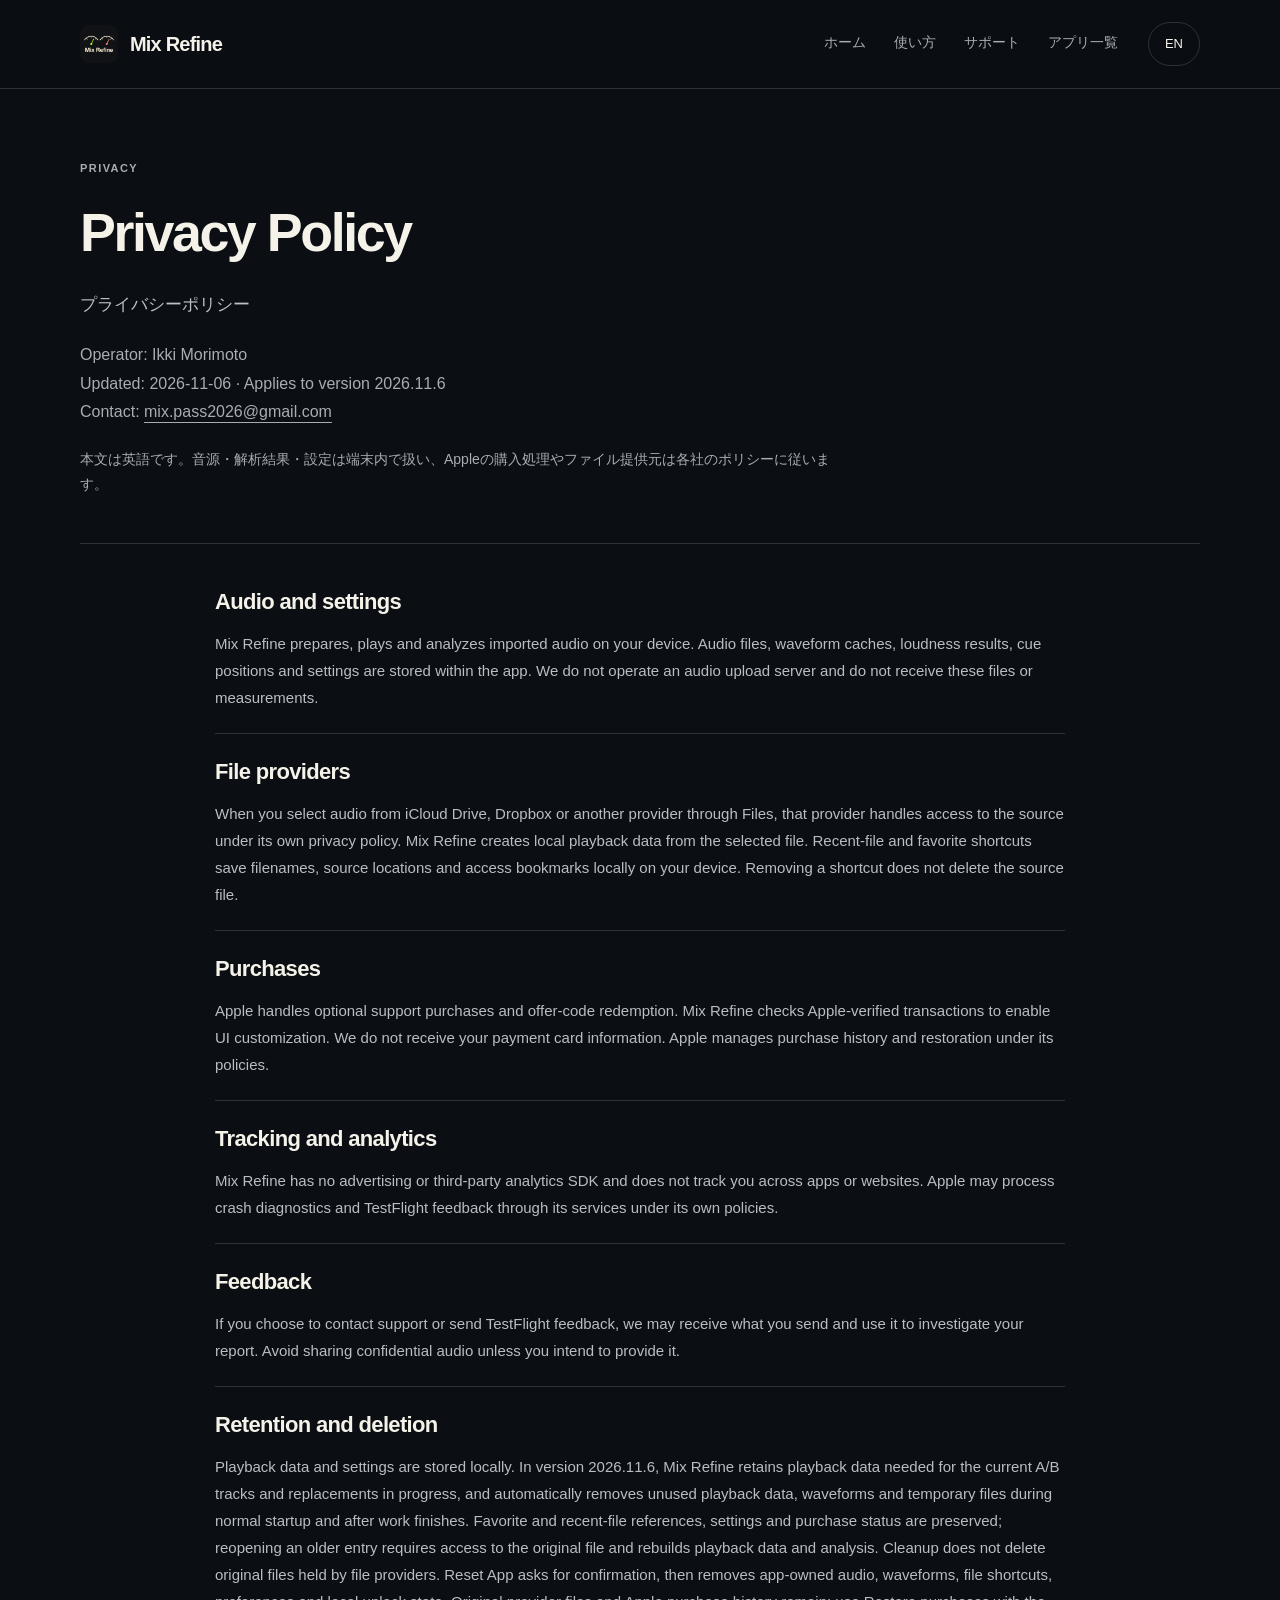
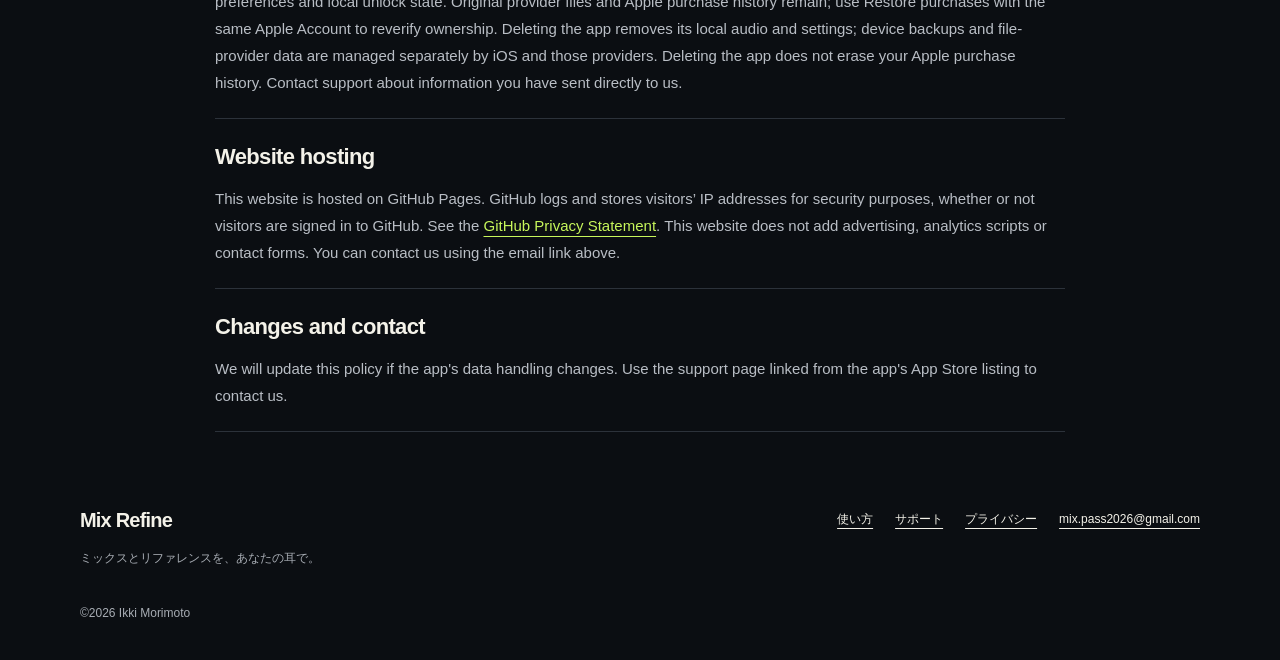
<file: privacy.html>
<!doctype html>
<html lang="ja"><head><meta charset="utf-8"><meta name="viewport" content="width=device-width,initial-scale=1"><meta name="color-scheme" content="dark"><title>Mix Refine — Privacy Policy</title><meta name="description" content="How Mix Refine handles local audio, settings, Apple purchases and support messages."><link rel="icon" href="assets/icon.png?v=20261106-1106" type="image/png"><link rel="stylesheet" href="assets/site.css?v=20261106-1106"><script src="assets/site.js" defer></script></head><body><a class="skip-link" href="#main"><span data-ja="本文へ移動" data-en="Skip to content">本文へ移動</span></a><header class="site-header"><div class="nav-wrap"><a class="brand" href="index.html"><img src="assets/icon.png?v=20261106-1106" width="38" height="38" alt=""><span>Mix Refine</span></a><nav aria-label="Main navigation"><a href="index.html"><span data-ja="ホーム" data-en="Home">ホーム</span></a><a href="guide.html"><span data-ja="使い方" data-en="How to use">使い方</span></a><a href="support.html"><span data-ja="サポート" data-en="Support">サポート</span></a></nav><button class="language" id="language-toggle" type="button" aria-label="Switch to English" hidden>EN</button></div></header><main id="main"><section class="section-width page-intro"><p class="eyebrow">PRIVACY</p><h1>Privacy Policy</h1><p class="lead" data-ja="プライバシーポリシー" data-en="How your information is handled.">プライバシーポリシー</p><p class="muted">Operator: Ikki Morimoto<br>Updated: 2026-11-06 · Applies to version 2026.11.6<br>Contact: <a href="mailto:mix.pass2026@gmail.com">mix.pass2026@gmail.com</a></p><p class="policy-intro" data-ja="本文は英語です。音源・解析結果・設定は端末内で扱い、Appleの購入処理やファイル提供元は各社のポリシーに従います。" data-en="The policy below describes local audio processing, file providers, Apple purchases and website hosting.">本文は英語です。音源・解析結果・設定は端末内で扱い、Appleの購入処理やファイル提供元は各社のポリシーに従います。</p></section><article class="section-width policy" lang="en"><section><h2>Audio and settings</h2><p>Mix Refine prepares, plays and analyzes imported audio on your device. Audio files, waveform caches, loudness results, cue positions and settings are stored within the app. We do not operate an audio upload server and do not receive these files or measurements.</p></section><section><h2>File providers</h2><p>When you select audio from iCloud Drive, Dropbox or another provider through Files, that provider handles access to the source under its own privacy policy. Mix Refine creates local playback data from the selected file. Recent-file and favorite shortcuts save filenames, source locations and access bookmarks locally on your device. Removing a shortcut does not delete the source file.</p></section><section><h2>Purchases</h2><p>Apple handles optional support purchases and offer-code redemption. Mix Refine checks Apple-verified transactions to enable UI customization. We do not receive your payment card information. Apple manages purchase history and restoration under its policies.</p></section><section><h2>Tracking and analytics</h2><p>Mix Refine has no advertising or third-party analytics SDK and does not track you across apps or websites. Apple may process crash diagnostics and TestFlight feedback through its services under its own policies.</p></section><section><h2>Feedback</h2><p>If you choose to contact support or send TestFlight feedback, we may receive what you send and use it to investigate your report. Avoid sharing confidential audio unless you intend to provide it.</p></section><section><h2>Retention and deletion</h2><p>Playback data and settings are stored locally. In version 2026.11.6, Mix Refine retains playback data needed for the current A/B tracks and replacements in progress, and automatically removes unused playback data, waveforms and temporary files during normal startup and after work finishes. Favorite and recent-file references, settings and purchase status are preserved; reopening an older entry requires access to the original file and rebuilds playback data and analysis. Cleanup does not delete original files held by file providers. Reset App asks for confirmation, then removes app-owned audio, waveforms, file shortcuts, preferences and local unlock state. Original provider files and Apple purchase history remain; use Restore purchases with the same Apple Account to reverify ownership. Deleting the app removes its local audio and settings; device backups and file-provider data are managed separately by iOS and those providers. Deleting the app does not erase your Apple purchase history. Contact support about information you have sent directly to us.</p></section><section><h2>Website hosting</h2><p>This website is hosted on GitHub Pages. GitHub logs and stores visitors’ IP addresses for security purposes, whether or not visitors are signed in to GitHub. See the <a href="https://docs.github.com/en/site-policy/privacy-policies/github-general-privacy-statement">GitHub Privacy Statement</a>. This website does not add advertising, analytics scripts or contact forms. You can contact us using the email link above.</p></section><section><h2>Changes and contact</h2><p>We will update this policy if the app&#x27;s data handling changes. Use the support page linked from the app&#x27;s App Store listing to contact us.</p></section></article></main><footer class="site-footer"><div><a class="brand" href="index.html">Mix Refine</a><p data-ja="ミックスとリファレンスを、あなたの耳で。" data-en="Your mix. Your reference. Your ears.">ミックスとリファレンスを、あなたの耳で。</p></div><div class="footer-links"><a href="guide.html"><span data-ja="使い方" data-en="How to use">使い方</span></a><a href="support.html"><span data-ja="サポート" data-en="Support">サポート</span></a><a href="privacy.html"><span data-ja="プライバシー" data-en="Privacy">プライバシー</span></a><a href="mailto:mix.pass2026@gmail.com">mix.pass2026@gmail.com</a></div><p class="copyright">©2026 Ikki Morimoto</p></footer></body></html>
</file>
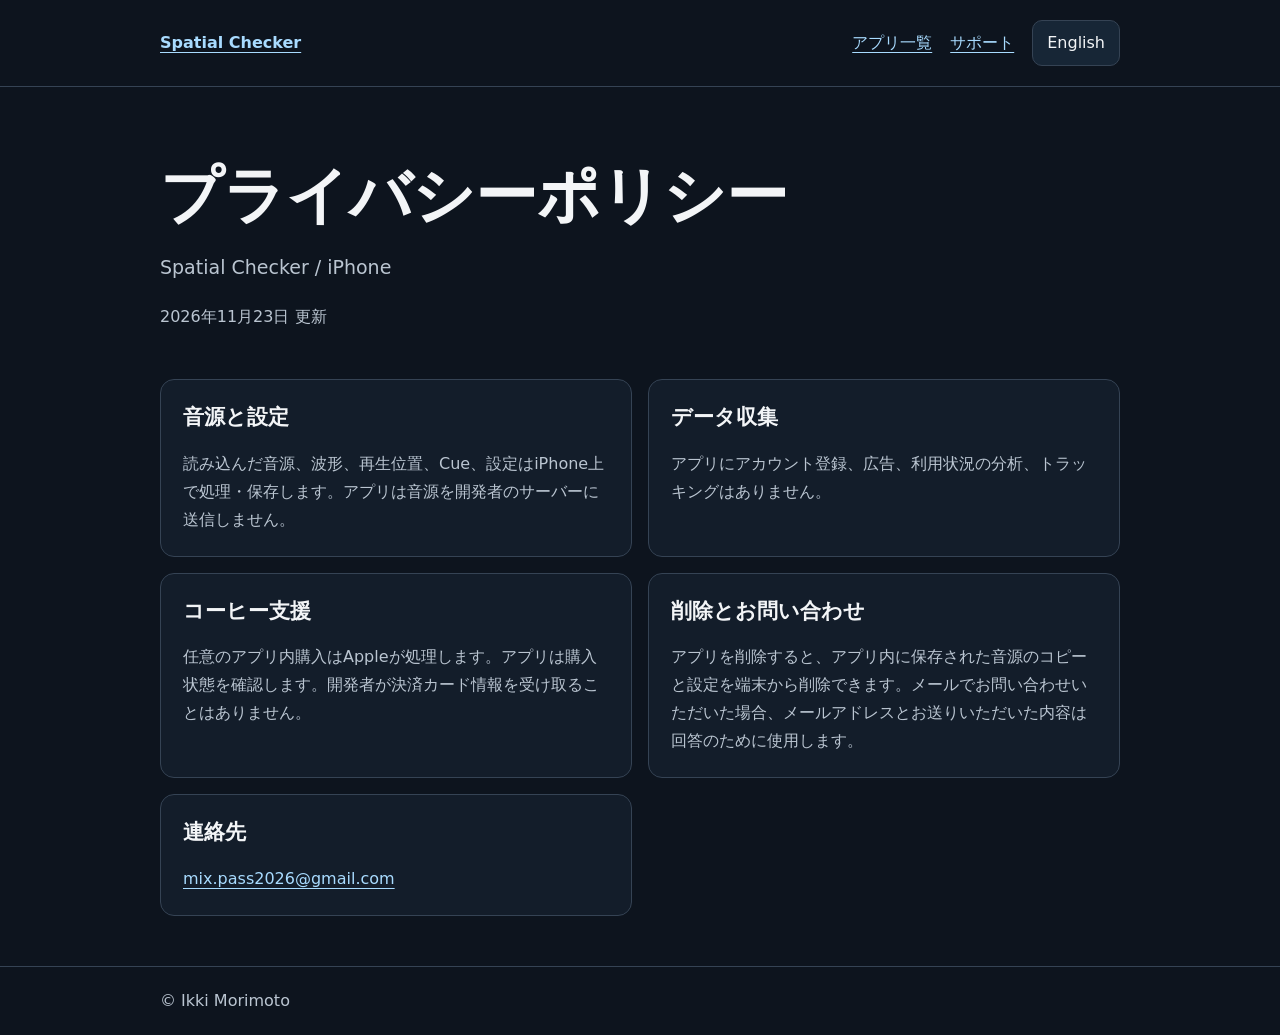
<file: spatial-checker-privacy.html>
<!doctype html>
<html lang="ja"><head><meta charset="utf-8"><meta name="viewport" content="width=device-width,initial-scale=1">
<title>Spatial Checker Privacy Policy</title>
<meta name="description" content="Spatial Checkerのプライバシーポリシー。">
<style>
:root{color-scheme:dark;--text:#f3f5f7;--muted:#bac5d1;--accent:#a8dbff;--border:#354354}*{box-sizing:border-box}body{margin:0;background:#0d141e;color:var(--text);font:16px/1.75 system-ui,sans-serif}.wrap{width:min(960px,calc(100% - 36px));margin:auto}header,footer{border-block-end:1px solid var(--border);padding:20px 0}nav{display:flex;gap:18px;align-items:center;flex-wrap:wrap}.brand{font-weight:700;margin-right:auto}a{color:var(--accent);text-underline-offset:4px}button,.cta{font:inherit;border:1px solid var(--border);color:var(--text);background:#172636;border-radius:10px;padding:8px 14px}button{cursor:pointer}a:focus-visible,button:focus-visible{outline:2px solid var(--accent);outline-offset:4px}.hero{padding:54px 0 32px}.logo{display:block;width:min(100%,420px);height:auto;border-radius:12px}h1{font-size:clamp(34px,6vw,62px);line-height:1.18;margin:18px 0}h2{font-size:21px;line-height:1.5;margin:0}p{color:var(--muted)}.lead{font-size:19px;max-width:740px}.grid{display:grid;grid-template-columns:repeat(auto-fit,minmax(min(100%,350px),1fr));gap:16px;margin-bottom:50px}article{padding:22px;border:1px solid var(--border);border-radius:14px;background:#131d2a}article p{margin-bottom:0}footer{border-block-start:1px solid var(--border);border-block-end:0;color:var(--muted)}.skip{position:absolute;top:-100px}.skip:focus{top:0;background:#172636;padding:10px}.cta{display:inline-block;margin-top:12px}
</style></head><body>
<a class="skip" href="#main"><span data-ja="本文へ移動" data-en="Skip to content">本文へ移動</span></a>
<header><nav class="wrap" aria-label="Navigation"><a class="brand" href="spatial-checker.html">Spatial Checker</a><a href="index.html"><span data-ja="アプリ一覧" data-en="All apps">アプリ一覧</span></a><a href="spatial-checker-support.html"><span data-ja="サポート" data-en="Support">サポート</span></a><button id="lang" type="button" hidden>English</button></nav></header>
<main id="main" class="wrap"><section class="hero"><h1><span data-ja="プライバシーポリシー" data-en="Privacy Policy">プライバシーポリシー</span></h1><p class="lead">Spatial Checker / iPhone</p><p><span data-ja="2026年11月23日 更新" data-en="Updated November 23, 2026">2026年11月23日 更新</span></p></section><section class="grid" aria-label="Privacy policy">
<article><h2><span data-ja="音源と設定" data-en="Audio files and settings">音源と設定</span></h2><p><span data-ja="読み込んだ音源、波形、再生位置、Cue、設定はiPhone上で処理・保存します。アプリは音源を開発者のサーバーに送信しません。" data-en="Imported audio, waveforms, playback position, cue points, and settings are processed and stored on your iPhone. The app does not upload audio to the developer.">読み込んだ音源、波形、再生位置、Cue、設定はiPhone上で処理・保存します。アプリは音源を開発者のサーバーに送信しません。</span></p></article>
<article><h2><span data-ja="データ収集" data-en="Data collection">データ収集</span></h2><p><span data-ja="アプリにアカウント登録、広告、利用状況の分析、トラッキングはありません。" data-en="The app has no account registration, ads, usage analytics, or tracking.">アプリにアカウント登録、広告、利用状況の分析、トラッキングはありません。</span></p></article>
<article><h2><span data-ja="コーヒー支援" data-en="Coffee Support">コーヒー支援</span></h2><p><span data-ja="任意のアプリ内購入はAppleが処理します。アプリは購入状態を確認します。開発者が決済カード情報を受け取ることはありません。" data-en="Apple processes optional in-app purchases. The app checks purchase status. The developer does not receive your payment card details.">任意のアプリ内購入はAppleが処理します。アプリは購入状態を確認します。開発者が決済カード情報を受け取ることはありません。</span></p></article>
<article><h2><span data-ja="削除とお問い合わせ" data-en="Deletion and contact">削除とお問い合わせ</span></h2><p><span data-ja="アプリを削除すると、アプリ内に保存された音源のコピーと設定を端末から削除できます。メールでお問い合わせいただいた場合、メールアドレスとお送りいただいた内容は回答のために使用します。" data-en="Delete the app to remove its local audio copies and settings. If you email support, your email address and the information you send are used to respond.">アプリを削除すると、アプリ内に保存された音源のコピーと設定を端末から削除できます。メールでお問い合わせいただいた場合、メールアドレスとお送りいただいた内容は回答のために使用します。</span></p></article>
<article><h2><span data-ja="連絡先" data-en="Contact">連絡先</span></h2><p><a href="mailto:mix.pass2026@gmail.com?subject=Spatial%20Checker%20Privacy">mix.pass2026@gmail.com</a></p></article></section></main><footer><div class="wrap">© Ikki Morimoto</div></footer>
<script>
const url = new URL(location.href);
const button = document.querySelector('#lang');
let english = url.searchParams.get('lang') === 'en';
function renderLanguage() {
  document.documentElement.lang = english ? 'en' : 'ja';
  for (const label of document.querySelectorAll('[data-ja]')) {
    label.textContent = english ? label.dataset.en : label.dataset.ja;
  }
  for (const link of document.querySelectorAll('a[href^="spatial-checker"]')) {
    const destination = new URL(link.href);
    if (english) destination.searchParams.set('lang', 'en');
    else destination.searchParams.delete('lang');
    link.href = destination.href;
  }
  button.textContent = english ? '日本語' : 'English';
}
button.hidden = false;
button.addEventListener('click', () => {
  english = !english;
  if (english) url.searchParams.set('lang', 'en');
  else url.searchParams.delete('lang');
  history.replaceState(null, '', url);
  renderLanguage();
});
renderLanguage();
</script></body></html>
</file>
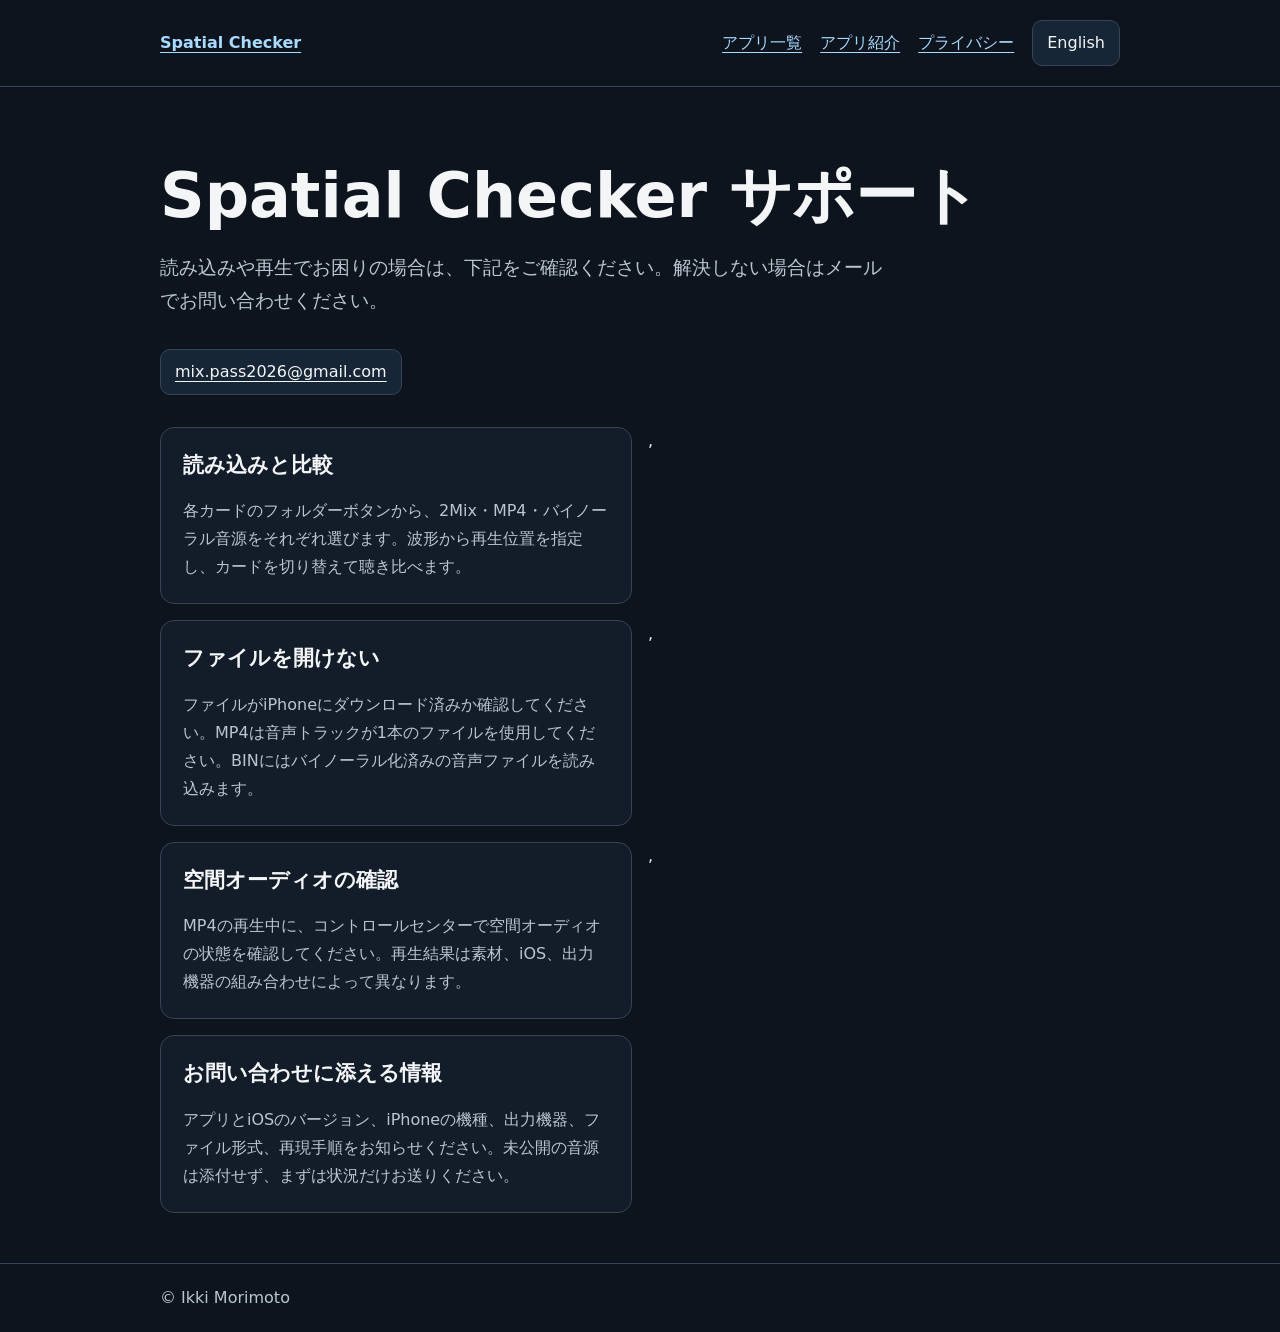
<file: spatial-checker-support.html>
<!doctype html>
<html lang="ja"><head><meta charset="utf-8"><meta name="viewport" content="width=device-width,initial-scale=1">
<title>Spatial Checker Support</title>
<meta name="description" content="Spatial Checkerのサポート、トラブルシューティング、お問い合わせ。">
<style>
:root{color-scheme:dark;--text:#f3f5f7;--muted:#bac5d1;--accent:#a8dbff;--border:#354354}*{box-sizing:border-box}body{margin:0;background:#0d141e;color:var(--text);font:16px/1.75 system-ui,sans-serif}.wrap{width:min(960px,calc(100% - 36px));margin:auto}header,footer{border-block-end:1px solid var(--border);padding:20px 0}nav{display:flex;gap:18px;align-items:center;flex-wrap:wrap}.brand{font-weight:700;margin-right:auto}a{color:var(--accent);text-underline-offset:4px}button,.cta{font:inherit;border:1px solid var(--border);color:var(--text);background:#172636;border-radius:10px;padding:8px 14px}button{cursor:pointer}a:focus-visible,button:focus-visible{outline:2px solid var(--accent);outline-offset:4px}.hero{padding:54px 0 32px}.logo{display:block;width:min(100%,420px);height:auto;border-radius:12px}h1{font-size:clamp(34px,6vw,62px);line-height:1.18;margin:18px 0}h2{font-size:21px;line-height:1.5;margin:0}p{color:var(--muted)}.lead{font-size:19px;max-width:740px}.grid{display:grid;grid-template-columns:repeat(auto-fit,minmax(min(100%,350px),1fr));gap:16px;margin-bottom:50px}article{padding:22px;border:1px solid var(--border);border-radius:14px;background:#131d2a}article p{margin-bottom:0}footer{border-block-start:1px solid var(--border);border-block-end:0;color:var(--muted)}.skip{position:absolute;top:-100px}.skip:focus{top:0;background:#172636;padding:10px}.cta{display:inline-block;margin-top:12px}
</style></head><body>
<a class="skip" href="#main"><span data-ja="本文へ移動" data-en="Skip to content">本文へ移動</span></a>
<header><nav class="wrap" aria-label="Navigation"><a class="brand" href="spatial-checker.html">Spatial Checker</a><a href="index.html"><span data-ja="アプリ一覧" data-en="All apps">アプリ一覧</span></a><a href="spatial-checker.html"><span data-ja="アプリ紹介" data-en="About">アプリ紹介</span></a><a href="spatial-checker-privacy.html"><span data-ja="プライバシー" data-en="Privacy">プライバシー</span></a><button id="lang" type="button" hidden>English</button></nav></header>
<main id="main" class="wrap"><section class="hero">
<h1><span data-ja="Spatial Checker サポート" data-en="Spatial Checker Support">Spatial Checker サポート</span></h1><p class="lead"><span data-ja="読み込みや再生でお困りの場合は、下記をご確認ください。解決しない場合はメールでお問い合わせください。" data-en="Find help with importing and playback below. If the issue persists, contact support by email.">読み込みや再生でお困りの場合は、下記をご確認ください。解決しない場合はメールでお問い合わせください。</span></p><a class="cta" href="mailto:mix.pass2026@gmail.com?subject=Spatial%20Checker%20Support">mix.pass2026@gmail.com</a>
</section><section class="grid" aria-label="Help">
<article><h2><span data-ja="読み込みと比較" data-en="Import and compare">読み込みと比較</span></h2><p><span data-ja="各カードのフォルダーボタンから、2Mix・MP4・バイノーラル音源をそれぞれ選びます。波形から再生位置を指定し、カードを切り替えて聴き比べます。" data-en="Use each card’s folder button to select its stereo, MP4, or binaural file. Seek on the waveform and switch cards to compare.">各カードのフォルダーボタンから、2Mix・MP4・バイノーラル音源をそれぞれ選びます。波形から再生位置を指定し、カードを切り替えて聴き比べます。</span></p></article>,<article><h2><span data-ja="ファイルを開けない" data-en="A file will not open">ファイルを開けない</span></h2><p><span data-ja="ファイルがiPhoneにダウンロード済みか確認してください。MP4は音声トラックが1本のファイルを使用してください。BINにはバイノーラル化済みの音声ファイルを読み込みます。" data-en="Check that the file is downloaded to your iPhone. Use an MP4 with one audio track. For BIN, select a pre-rendered binaural audio file.">ファイルがiPhoneにダウンロード済みか確認してください。MP4は音声トラックが1本のファイルを使用してください。BINにはバイノーラル化済みの音声ファイルを読み込みます。</span></p></article>,<article><h2><span data-ja="空間オーディオの確認" data-en="Check spatial playback">空間オーディオの確認</span></h2><p><span data-ja="MP4の再生中に、コントロールセンターで空間オーディオの状態を確認してください。再生結果は素材、iOS、出力機器の組み合わせによって異なります。" data-en="While playing the MP4, check the spatial audio status in Control Center. Playback depends on the source, iOS, and your output device.">MP4の再生中に、コントロールセンターで空間オーディオの状態を確認してください。再生結果は素材、iOS、出力機器の組み合わせによって異なります。</span></p></article>,<article><h2><span data-ja="お問い合わせに添える情報" data-en="What to include in your email">お問い合わせに添える情報</span></h2><p><span data-ja="アプリとiOSのバージョン、iPhoneの機種、出力機器、ファイル形式、再現手順をお知らせください。未公開の音源は添付せず、まずは状況だけお送りください。" data-en="Include your app and iOS versions, iPhone model, output device, file format, and steps to reproduce the issue. Describe the issue without attaching unreleased audio.">アプリとiOSのバージョン、iPhoneの機種、出力機器、ファイル形式、再現手順をお知らせください。未公開の音源は添付せず、まずは状況だけお送りください。</span></p></article>
</section></main><footer><div class="wrap">© Ikki Morimoto</div></footer>
<script>
const url = new URL(location.href);
const button = document.querySelector('#lang');
let english = url.searchParams.get('lang') === 'en';
function renderLanguage() {
  document.documentElement.lang = english ? 'en' : 'ja';
  for (const label of document.querySelectorAll('[data-ja]')) {
    label.textContent = english ? label.dataset.en : label.dataset.ja;
  }
  for (const link of document.querySelectorAll('a[href^="spatial-checker"]')) {
    const destination = new URL(link.href);
    if (english) destination.searchParams.set('lang', 'en');
    else destination.searchParams.delete('lang');
    link.href = destination.href;
  }
  button.textContent = english ? '日本語' : 'English';
}
button.hidden = false;
button.addEventListener('click', () => {
  english = !english;
  if (english) url.searchParams.set('lang', 'en');
  else url.searchParams.delete('lang');
  history.replaceState(null, '', url);
  renderLanguage();
});
renderLanguage();
</script></body></html>
</file>
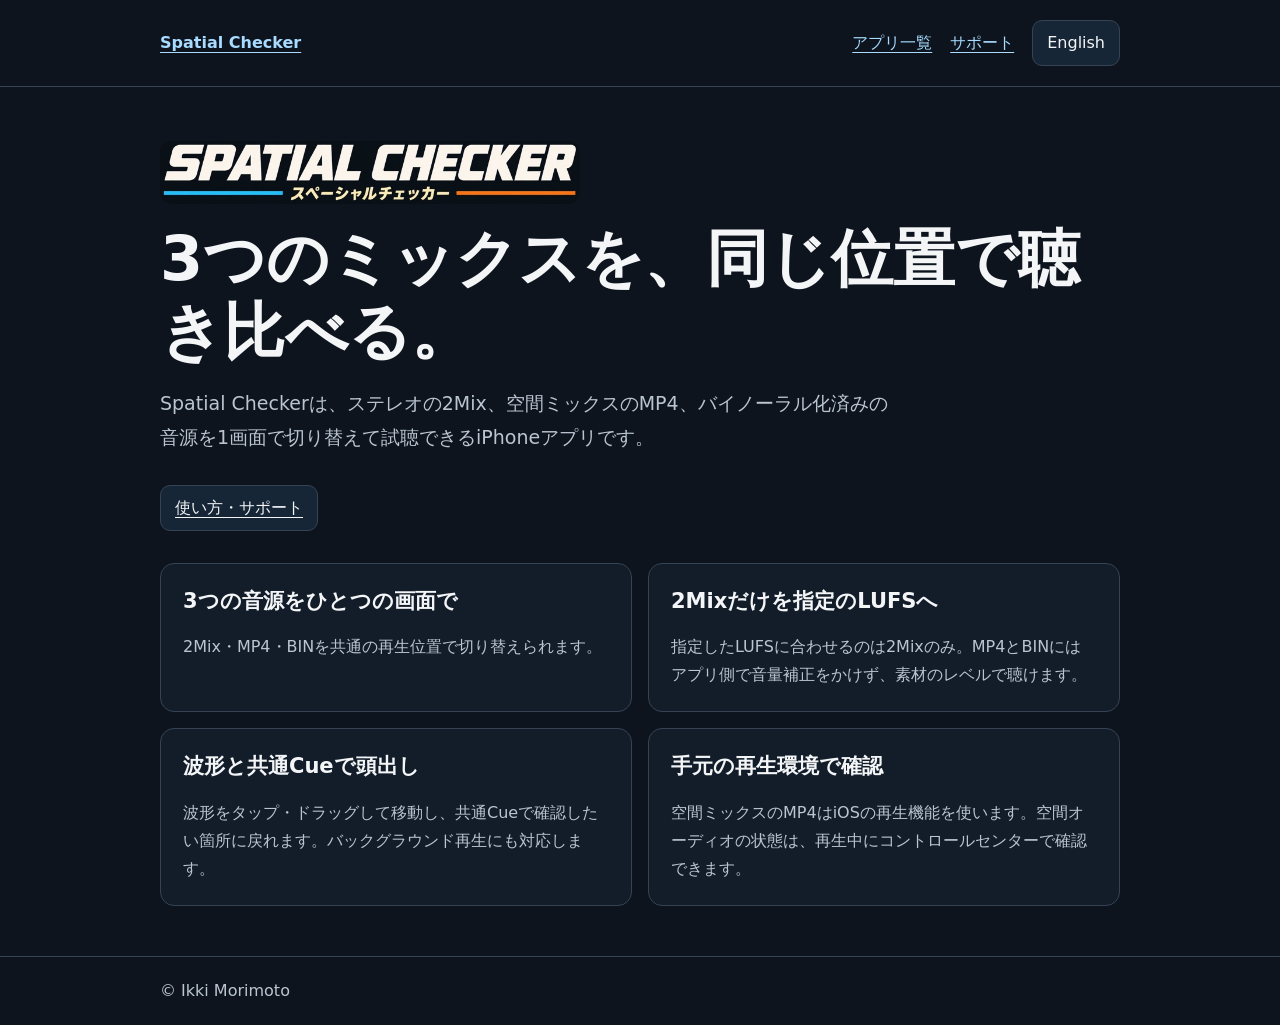
<file: spatial-checker.html>
<!doctype html>
<html lang="ja"><head><meta charset="utf-8"><meta name="viewport" content="width=device-width,initial-scale=1">
<title>Spatial Checker — Spatial Mix Comparison</title>
<meta name="description" content="2Mix・空間ミックスのMP4・バイノーラル音源を、同じ再生位置で聴き比べるiPhoneアプリ。">
<style>
:root{color-scheme:dark;--text:#f3f5f7;--muted:#bac5d1;--accent:#a8dbff;--border:#354354}*{box-sizing:border-box}body{margin:0;background:#0d141e;color:var(--text);font:16px/1.75 system-ui,sans-serif}.wrap{width:min(960px,calc(100% - 36px));margin:auto}header,footer{border-block-end:1px solid var(--border);padding:20px 0}nav{display:flex;gap:18px;align-items:center;flex-wrap:wrap}.brand{font-weight:700;margin-right:auto}a{color:var(--accent);text-underline-offset:4px}button,.cta{font:inherit;border:1px solid var(--border);color:var(--text);background:#172636;border-radius:10px;padding:8px 14px}button{cursor:pointer}a:focus-visible,button:focus-visible{outline:2px solid var(--accent);outline-offset:4px}.hero{padding:54px 0 32px}.logo{display:block;width:min(100%,420px);height:auto;border-radius:12px}h1{font-size:clamp(34px,6vw,62px);line-height:1.18;margin:18px 0}h2{font-size:21px;line-height:1.5;margin:0}p{color:var(--muted)}.lead{font-size:19px;max-width:740px}.grid{display:grid;grid-template-columns:repeat(auto-fit,minmax(min(100%,350px),1fr));gap:16px;margin-bottom:50px}article{padding:22px;border:1px solid var(--border);border-radius:14px;background:#131d2a}article p{margin-bottom:0}footer{border-block-start:1px solid var(--border);border-block-end:0;color:var(--muted)}.skip{position:absolute;top:-100px}.skip:focus{top:0;background:#172636;padding:10px}.cta{display:inline-block;margin-top:12px}
</style></head><body>
<a class="skip" href="#main"><span data-ja="本文へ移動" data-en="Skip to content">本文へ移動</span></a>
<header><nav class="wrap" aria-label="Navigation"><a class="brand" href="spatial-checker.html">Spatial Checker</a><a href="index.html"><span data-ja="アプリ一覧" data-en="All apps">アプリ一覧</span></a><a href="spatial-checker-support.html"><span data-ja="サポート" data-en="Support">サポート</span></a><button id="lang" type="button" hidden>English</button></nav></header>
<main id="main" class="wrap"><section class="hero">
<img class="logo" src="[data-uri]" alt="Spatial Checker"><h1><span data-ja="3つのミックスを、同じ位置で聴き比べる。" data-en="Compare three mixes at the same playback position.">3つのミックスを、同じ位置で聴き比べる。</span></h1><p class="lead"><span data-ja="Spatial Checkerは、ステレオの2Mix、空間ミックスのMP4、バイノーラル化済みの音源を1画面で切り替えて試聴できるiPhoneアプリです。" data-en="Spatial Checker is an iPhone app for switching between a stereo mix, a spatial-mix MP4, and a pre-rendered binaural file in one view.">Spatial Checkerは、ステレオの2Mix、空間ミックスのMP4、バイノーラル化済みの音源を1画面で切り替えて試聴できるiPhoneアプリです。</span></p><a class="cta" href="spatial-checker-support.html"><span data-ja="使い方・サポート" data-en="Getting started &amp; support">使い方・サポート</span></a>
</section><section class="grid" aria-label="Features">
<article><h2><span data-ja="3つの音源をひとつの画面で" data-en="Three sources in one view">3つの音源をひとつの画面で</span></h2><p><span data-ja="2Mix・MP4・BINを共通の再生位置で切り替えられます。" data-en="Switch between 2Mix, MP4, and BIN at a shared playback position.">2Mix・MP4・BINを共通の再生位置で切り替えられます。</span></p></article>
<article><h2><span data-ja="2Mixだけを指定のLUFSへ" data-en="Loudness match the stereo mix">2Mixだけを指定のLUFSへ</span></h2><p><span data-ja="指定したLUFSに合わせるのは2Mixのみ。MP4とBINにはアプリ側で音量補正をかけず、素材のレベルで聴けます。" data-en="Match only the stereo mix to your chosen LUFS target. MP4 and BIN play at their source levels without app gain adjustment.">指定したLUFSに合わせるのは2Mixのみ。MP4とBINにはアプリ側で音量補正をかけず、素材のレベルで聴けます。</span></p></article>
<article><h2><span data-ja="波形と共通Cueで頭出し" data-en="Waveforms and shared Cue">波形と共通Cueで頭出し</span></h2><p><span data-ja="波形をタップ・ドラッグして移動し、共通Cueで確認したい箇所に戻れます。バックグラウンド再生にも対応します。" data-en="Tap or drag a waveform to seek and use a shared Cue to return to a section. Background playback is supported.">波形をタップ・ドラッグして移動し、共通Cueで確認したい箇所に戻れます。バックグラウンド再生にも対応します。</span></p></article>
<article><h2><span data-ja="手元の再生環境で確認" data-en="Review on your own listening setup">手元の再生環境で確認</span></h2><p><span data-ja="空間ミックスのMP4はiOSの再生機能を使います。空間オーディオの状態は、再生中にコントロールセンターで確認できます。" data-en="Spatial-mix MP4 files use native iOS playback. Check the current spatial audio status in Control Center while listening.">空間ミックスのMP4はiOSの再生機能を使います。空間オーディオの状態は、再生中にコントロールセンターで確認できます。</span></p></article>
</section></main><footer><div class="wrap">© Ikki Morimoto</div></footer>
<script>
const url = new URL(location.href);
const button = document.querySelector('#lang');
let english = url.searchParams.get('lang') === 'en';
function renderLanguage() {
  document.documentElement.lang = english ? 'en' : 'ja';
  for (const label of document.querySelectorAll('[data-ja]')) {
    label.textContent = english ? label.dataset.en : label.dataset.ja;
  }
  for (const link of document.querySelectorAll('a[href^="spatial-checker"]')) {
    const destination = new URL(link.href);
    if (english) destination.searchParams.set('lang', 'en');
    else destination.searchParams.delete('lang');
    link.href = destination.href;
  }
  button.textContent = english ? '日本語' : 'English';
}
button.hidden = false;
button.addEventListener('click', () => {
  english = !english;
  if (english) url.searchParams.set('lang', 'en');
  else url.searchParams.delete('lang');
  history.replaceState(null, '', url);
  renderLanguage();
});
renderLanguage();
</script></body></html>
</file>
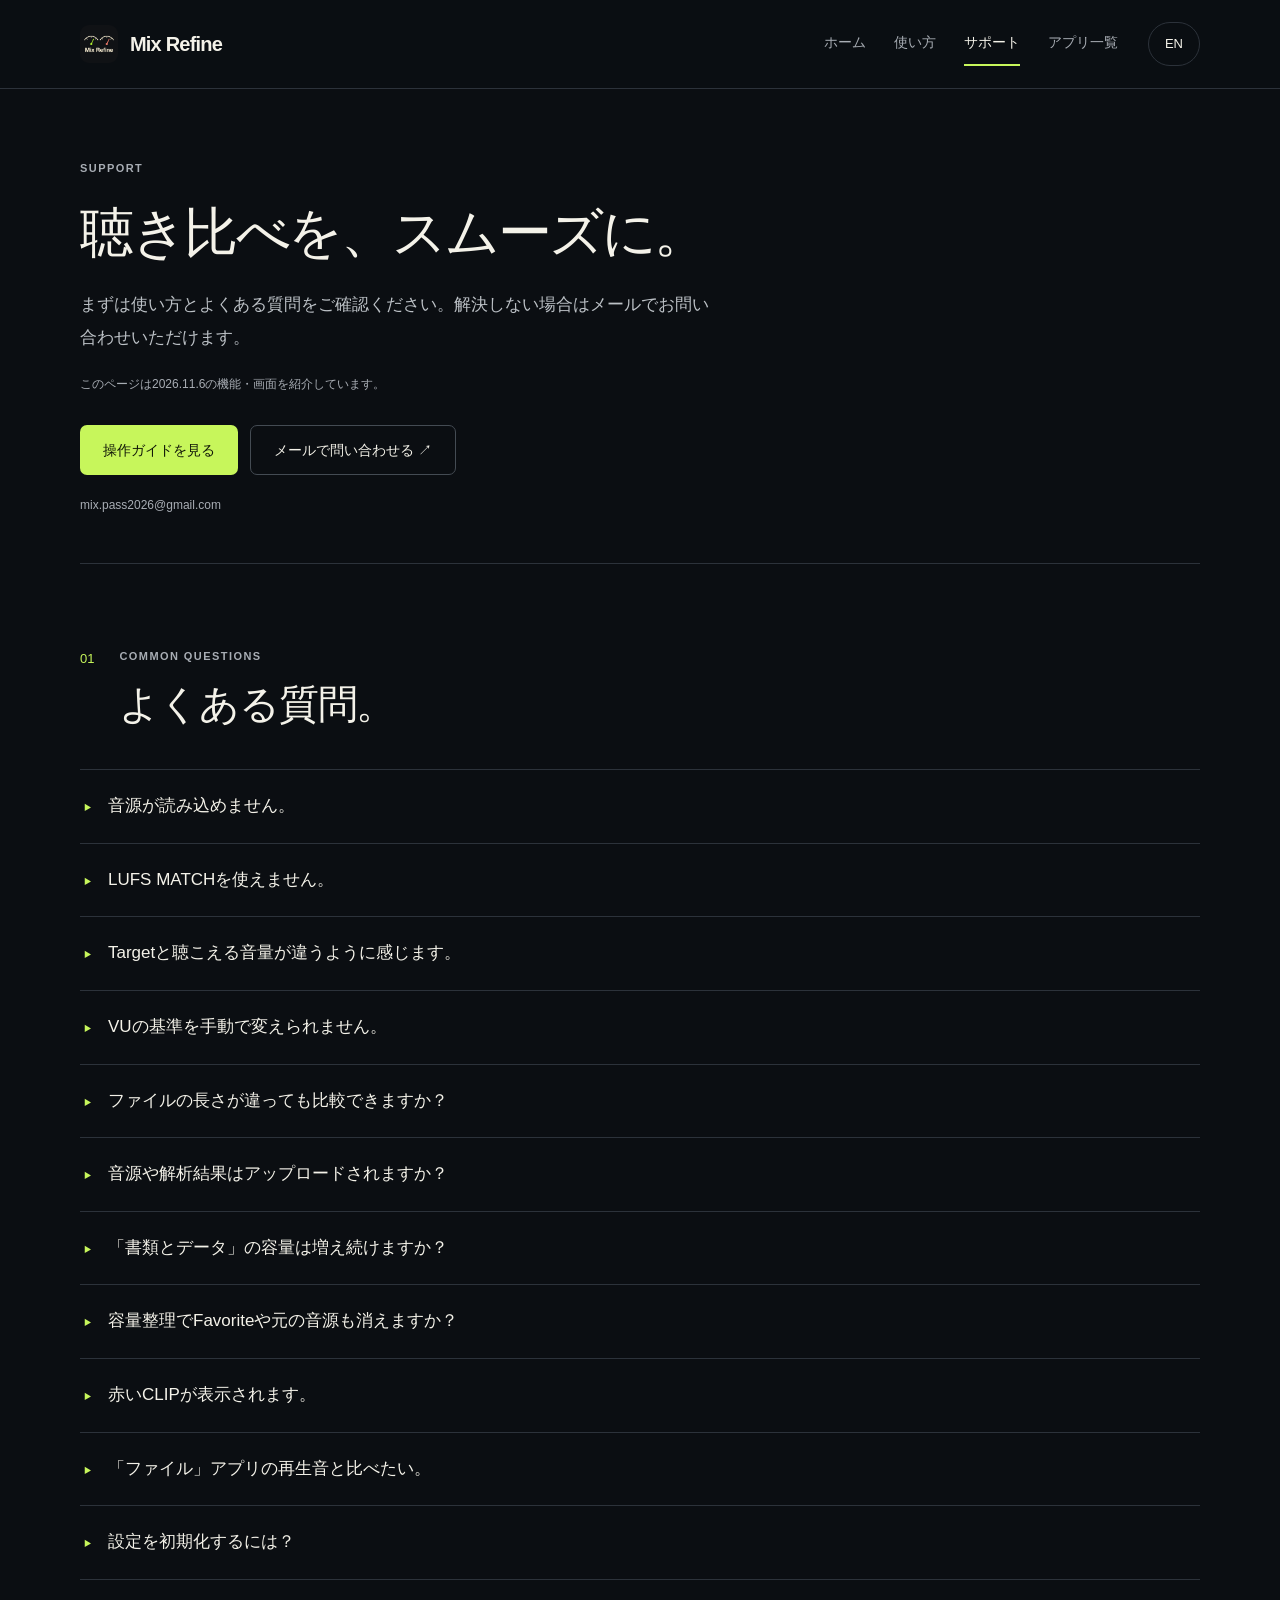
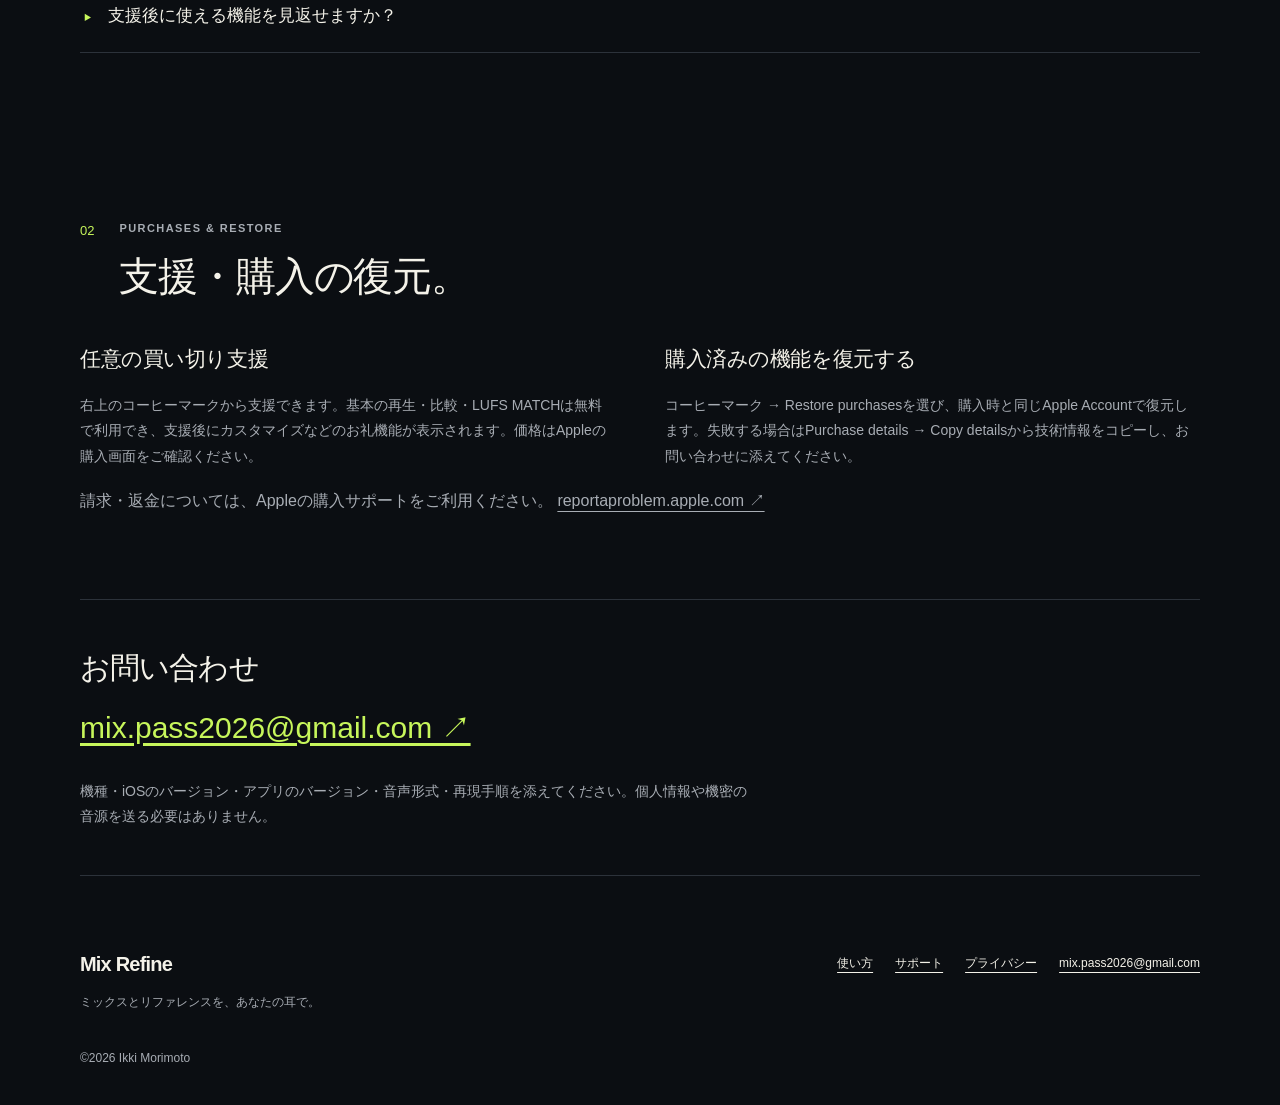
<file: support.html>
<!doctype html>
<html lang="ja"><head><meta charset="utf-8"><meta name="viewport" content="width=device-width,initial-scale=1"><meta name="color-scheme" content="dark"><title>Mix Refine — Support / サポート</title><meta name="description" content="Mix Refineのよくある質問、LUFS MATCHと再生のトラブル対処、支援・購入の復元、お問い合わせ。"><link rel="icon" href="assets/icon.png?v=20261106-1106" type="image/png"><link rel="stylesheet" href="assets/site.css?v=20261106-1106"><script src="assets/site.js" defer></script></head><body><a class="skip-link" href="#main"><span data-ja="本文へ移動" data-en="Skip to content">本文へ移動</span></a><header class="site-header"><div class="nav-wrap"><a class="brand" href="index.html"><img src="assets/icon.png?v=20261106-1106" width="38" height="38" alt=""><span>Mix Refine</span></a><nav aria-label="Main navigation"><a href="index.html"><span data-ja="ホーム" data-en="Home">ホーム</span></a><a href="guide.html"><span data-ja="使い方" data-en="How to use">使い方</span></a><a href="support.html" aria-current="page"><span data-ja="サポート" data-en="Support">サポート</span></a></nav><button class="language" id="language-toggle" type="button" aria-label="Switch to English" hidden>EN</button></div></header><main id="main"><section class="section-width page-intro"><p class="eyebrow">SUPPORT</p><h1 data-ja="聴き比べを、スムーズに。" data-en="Keep your comparison flowing.">聴き比べを、スムーズに。</h1><p class="lead" data-ja="まずは使い方とよくある質問をご確認ください。解決しない場合はメールでお問い合わせいただけます。" data-en="Start with the guide and common questions. If you still need help, send us an email.">まずは使い方とよくある質問をご確認ください。解決しない場合はメールでお問い合わせいただけます。</p><p class="muted small" data-ja="このページは2026.11.6の機能・画面を紹介しています。" data-en="This page describes the features and screens in version 2026.11.6.">このページは2026.11.6の機能・画面を紹介しています。</p><div class="actions"><a href="guide.html" class="button primary"><span data-ja="操作ガイドを見る" data-en="Read the guide">操作ガイドを見る</span></a><a href="mailto:mix.pass2026@gmail.com" class="button secondary"><span data-ja="メールで問い合わせる ↗" data-en="Email support ↗">メールで問い合わせる ↗</span></a></div><p class="muted small">mix.pass2026@gmail.com</p></section><section class="section-width section faq-section"><div class="section-heading"><span class="section-number">01</span><div><p class="eyebrow">COMMON QUESTIONS</p><h2 data-ja="よくある質問。" data-en="Common questions.">よくある質問。</h2></div></div><details><summary><span data-ja="音源が読み込めません。" data-en="I can’t import my audio.">音源が読み込めません。</span></summary><p data-ja="WAV、AIFF、M4A、MP3、FLACに対応しています。クラウド上の音源は、先に「ファイル」アプリで開けるか確認してください。Dropboxなどの提供元が「ファイル」で有効かも確認してください。" data-en="WAV, AIFF, M4A, MP3 and FLAC are supported. Check that cloud audio opens in Files and that your provider, such as Dropbox, is enabled there.">WAV、AIFF、M4A、MP3、FLACに対応しています。クラウド上の音源は、先に「ファイル」アプリで開けるか確認してください。Dropboxなどの提供元が「ファイル」で有効かも確認してください。</p></details><details><summary><span data-ja="LUFS MATCHを使えません。" data-en="LUFS MATCH isn’t available.">LUFS MATCHを使えません。</span></summary><p data-ja="再生準備とLUFS解析は別に進みます。再生できても解析中の場合があります。解析のDoneを待ってからLUFS MATCHをオンにしてください。片方の音源だけでも音量合わせは使えます。" data-en="Playback preparation and LUFS analysis run separately. A track may play while analysis is still running. Wait for Done, then turn on LUFS MATCH. Matching also works with a single loaded track.">再生準備とLUFS解析は別に進みます。再生できても解析中の場合があります。解析のDoneを待ってからLUFS MATCHをオンにしてください。片方の音源だけでも音量合わせは使えます。</p></details><details><summary><span data-ja="Targetと聴こえる音量が違うように感じます。" data-en="Why doesn’t the target equal the final output level?">Targetと聴こえる音量が違うように感じます。</span></summary><p data-ja="TargetはLUFS合わせの基準です。TrimとDIMMERによって最終出力は変わります。2026.11.6ではPeak Guardによる自動減衰は行いません。同じLUFSでも音色やダイナミクスによって聴感は異なります。" data-en="Target is the reference for loudness matching. Trim and DIMMER affect the final output. Version 2026.11.6 has no Peak Guard automatic attenuation. Tone and dynamics can affect perceived loudness even at equal LUFS.">TargetはLUFS合わせの基準です。TrimとDIMMERによって最終出力は変わります。2026.11.6ではPeak Guardによる自動減衰は行いません。同じLUFSでも音色やダイナミクスによって聴感は異なります。</p></details><details><summary><span data-ja="VUの基準を手動で変えられません。" data-en="I can’t edit the VU reference.">VUの基準を手動で変えられません。</span></summary><p data-ja="MATCHとFollow LUFS Targetが両方オンだと、VUの基準はTargetに追従します。Setting → VU MeterでFollow LUFS Targetをオフにすると、手動で設定できます。" data-en="When MATCH and Follow LUFS Target are both on, the VU reference follows Target. Turn off Follow LUFS Target under Setting → VU Meter to adjust it manually.">MATCHとFollow LUFS Targetが両方オンだと、VUの基準はTargetに追従します。Setting → VU MeterでFollow LUFS Targetをオフにすると、手動で設定できます。</p></details><details><summary><span data-ja="ファイルの長さが違っても比較できますか？" data-en="Can I compare tracks of different lengths?">ファイルの長さが違っても比較できますか？</span></summary><p data-ja="はい。SYNCがオンの場合は、長い音源の終わりまで短い音源をループします。Cueやシークで比較する位置を調整できます。" data-en="Yes. With SYNC on, the shorter track loops until the longer track ends. Use Cue or seeking to choose the section to compare.">はい。SYNCがオンの場合は、長い音源の終わりまで短い音源をループします。Cueやシークで比較する位置を調整できます。</p></details><details><summary><span data-ja="音源や解析結果はアップロードされますか？" data-en="Are my audio or measurements uploaded?">音源や解析結果はアップロードされますか？</span></summary><p data-ja="Mix Refineの準備・解析・再生は端末内で行われます。クラウドのファイル提供元やAppleの購入・診断サービスは、それぞれの規約・ポリシーに従います。詳細はプライバシーポリシーをご確認ください。" data-en="Mix Refine prepares, analyzes and plays audio on your device. File providers and Apple purchase or diagnostic services operate under their own policies. See our privacy policy for details.">Mix Refineの準備・解析・再生は端末内で行われます。クラウドのファイル提供元やAppleの購入・診断サービスは、それぞれの規約・ポリシーに従います。詳細はプライバシーポリシーをご確認ください。</p></details><details><summary><span data-ja="「書類とデータ」の容量は増え続けますか？" data-en="Will Documents &amp; Data keep growing?">「書類とデータ」の容量は増え続けますか？</span></summary><p data-ja="2026.11.6では、現在のA/Bと差し替え処理に必要な再生用データを残し、不要になった再生用データ・波形・一時ファイルを自動整理します。通常の起動や処理完了後に整理されます。現在の音源に必要な容量は残るため、容量がゼロになるわけではありません。" data-en="Version 2026.11.6 keeps playback data needed for the current A/B tracks and replacements, and automatically cleans up unused playback data, waveforms and temporary files. Cleanup runs during normal startup and after work finishes. Current tracks still require storage, so usage will not fall to zero.">2026.11.6では、現在のA/Bと差し替え処理に必要な再生用データを残し、不要になった再生用データ・波形・一時ファイルを自動整理します。通常の起動や処理完了後に整理されます。現在の音源に必要な容量は残るため、容量がゼロになるわけではありません。</p></details><details><summary><span data-ja="容量整理でFavoriteや元の音源も消えますか？" data-en="Does cleanup remove Favorites or original files?">容量整理でFavoriteや元の音源も消えますか？</span></summary><p data-ja="消えません。Favorite・履歴の登録、元ファイル、設定、購入状態は保持します。以前の音源を呼び出すと再生用データを作り直すため、クラウドのダウンロードや再解析に時間がかかる場合があります。元ファイルへのアクセスは必要です。" data-en="No. Favorite and Recent entries, original files, settings and purchase status are preserved. Reopening an older track rebuilds playback data and may require a cloud download and fresh analysis. Access to the original file is still required.">消えません。Favorite・履歴の登録、元ファイル、設定、購入状態は保持します。以前の音源を呼び出すと再生用データを作り直すため、クラウドのダウンロードや再解析に時間がかかる場合があります。元ファイルへのアクセスは必要です。</p></details><details><summary><span data-ja="赤いCLIPが表示されます。" data-en="Why does the red CLIP panel appear?">赤いCLIPが表示されます。</span></summary><p data-ja="出力のクリップを検出した表示で、最後の検出から約2秒残ります。MATCH中のTargetか各Trimを下げて調整してください。2026.11.6ではPeak Guardによる自動減衰はありません。" data-en="It indicates detected output clipping and remains for about two seconds after the last detection. Lower Target while matching, or reduce individual Trim. Version 2026.11.6 does not apply Peak Guard automatic attenuation.">出力のクリップを検出した表示で、最後の検出から約2秒残ります。MATCH中のTargetか各Trimを下げて調整してください。2026.11.6ではPeak Guardによる自動減衰はありません。</p></details><details><summary><span data-ja="「ファイル」アプリの再生音と比べたい。" data-en="How can I compare playback with Files?">「ファイル」アプリの再生音と比べたい。</span></summary><p data-ja="同じ出力先で、LUFS MATCHをオフ、Trimを0 dB、DIMMERをオフ、Stereoにして比較してください。2026.11.6には変換品質の改善を含みます。以前準備した音源へ適用するには元ファイルを再読み込みします。" data-en="Use the same output route with LUFS MATCH off, Trim at 0 dB, DIMMER off and Stereo selected. Version 2026.11.6 includes improved conversion quality; re-import the original to apply it to previously prepared audio.">同じ出力先で、LUFS MATCHをオフ、Trimを0 dB、DIMMERをオフ、Stereoにして比較してください。2026.11.6には変換品質の改善を含みます。以前準備した音源へ適用するには元ファイルを再読み込みします。</p></details><details><summary><span data-ja="設定を初期化するには？" data-en="How do I reset the app?">設定を初期化するには？</span></summary><p data-ja="Setting最下部のReset Appを押し、確認画面でResetを選びます。端末内の音源・波形・履歴・Favorite・設定・解放状態を初期化します。元ファイルとAppleの購入履歴は保持します。購入済みの機能は同じApple AccountでRestore purchasesを行ってください。" data-en="Open Reset App at the bottom of Setting and confirm Reset. It clears local audio, waveforms, Recent/Favorite references, settings and unlock state. Source files and Apple purchase history remain. Use Restore purchases with the same Apple Account to reverify ownership.">Setting最下部のReset Appを押し、確認画面でResetを選びます。端末内の音源・波形・履歴・Favorite・設定・解放状態を初期化します。元ファイルとAppleの購入履歴は保持します。購入済みの機能は同じApple AccountでRestore purchasesを行ってください。</p></details><details><summary><span data-ja="支援後に使える機能を見返せますか？" data-en="Where can I review the support gifts?">支援後に使える機能を見返せますか？</span></summary><p data-ja="コーヒーマークの支援画面に7グループの一覧があります。支援後はUnlocked featuresからも見返せます。UI Style、VU StyleとPanel、メニュー編集、Custom LUFS、Custom VU、リサージュとPolar Level、Scope Stylesです。" data-en="The coffee support screen lists seven gift groups. After unlocking, reopen Unlocked features: UI Style; VU Style and Panel; Customize Menu; Custom LUFS; Custom VU; Lissajous and Polar Level; Scope Styles.">コーヒーマークの支援画面に7グループの一覧があります。支援後はUnlocked featuresからも見返せます。UI Style、VU StyleとPanel、メニュー編集、Custom LUFS、Custom VU、リサージュとPolar Level、Scope Stylesです。</p></details></section><section class="section-width section" id="purchases"><div class="section-heading"><span class="section-number">02</span><div><p class="eyebrow">PURCHASES & RESTORE</p><h2 data-ja="支援・購入の復元。" data-en="Support and restoration.">支援・購入の復元。</h2></div></div><div class="closing-grid compact"><article><h3 data-ja="任意の買い切り支援" data-en="Optional one-time support">任意の買い切り支援</h3><p data-ja="右上のコーヒーマークから支援できます。基本の再生・比較・LUFS MATCHは無料で利用でき、支援後にカスタマイズなどのお礼機能が表示されます。価格はAppleの購入画面をご確認ください。" data-en="Use the coffee icon at the top right to offer support. Core playback, comparison and LUFS MATCH are free; customization gifts appear after unlocking. Check Apple’s purchase sheet for the price.">右上のコーヒーマークから支援できます。基本の再生・比較・LUFS MATCHは無料で利用でき、支援後にカスタマイズなどのお礼機能が表示されます。価格はAppleの購入画面をご確認ください。</p></article><article><h3 data-ja="購入済みの機能を復元する" data-en="Restore your unlocked features">購入済みの機能を復元する</h3><p data-ja="コーヒーマーク → Restore purchasesを選び、購入時と同じApple Accountで復元します。失敗する場合はPurchase details → Copy detailsから技術情報をコピーし、お問い合わせに添えてください。" data-en="Open the coffee icon → Restore purchases using the Apple Account used for purchase. If it fails, use Purchase details → Copy details and include that technical report in your support request.">コーヒーマーク → Restore purchasesを選び、購入時と同じApple Accountで復元します。失敗する場合はPurchase details → Copy detailsから技術情報をコピーし、お問い合わせに添えてください。</p></article></div><p class="muted"><span data-ja="請求・返金については、Appleの購入サポートをご利用ください。" data-en="For billing and refunds, use Apple’s purchase support.">請求・返金については、Appleの購入サポートをご利用ください。</span> <a href="https://reportaproblem.apple.com/">reportaproblem.apple.com ↗</a></p></section><section class="section-width contact-band"><h2 data-ja="お問い合わせ" data-en="Contact support">お問い合わせ</h2><a class="contact-email" href="mailto:mix.pass2026@gmail.com">mix.pass2026@gmail.com ↗</a><p data-ja="機種・iOSのバージョン・アプリのバージョン・音声形式・再現手順を添えてください。個人情報や機密の音源を送る必要はありません。" data-en="Include your device, iOS version, app version, audio format and steps to reproduce the issue. You do not need to send personal information or confidential audio.">機種・iOSのバージョン・アプリのバージョン・音声形式・再現手順を添えてください。個人情報や機密の音源を送る必要はありません。</p></section></main><footer class="site-footer"><div><a class="brand" href="index.html">Mix Refine</a><p data-ja="ミックスとリファレンスを、あなたの耳で。" data-en="Your mix. Your reference. Your ears.">ミックスとリファレンスを、あなたの耳で。</p></div><div class="footer-links"><a href="guide.html"><span data-ja="使い方" data-en="How to use">使い方</span></a><a href="support.html"><span data-ja="サポート" data-en="Support">サポート</span></a><a href="privacy.html"><span data-ja="プライバシー" data-en="Privacy">プライバシー</span></a><a href="mailto:mix.pass2026@gmail.com">mix.pass2026@gmail.com</a></div><p class="copyright">©2026 Ikki Morimoto</p></footer></body></html>
</file>
<file: assets/site.css>
:root{--bg:#0b0e12;--panel:#151a22;--text:#f4f2e9;--muted:#a8adb4;--lime:#c7f65b;--line:#2c323a;--max:1120px;font-family:-apple-system,BlinkMacSystemFont,"Segoe UI","Hiragino Kaku Gothic ProN","Noto Sans JP",sans-serif;color:var(--text);background:var(--bg);font-synthesis:none}*{box-sizing:border-box}html{scroll-padding-top:95px}body{margin:0;line-height:1.8;-webkit-font-smoothing:antialiased}a{color:inherit;text-underline-offset:5px}button{font:inherit}a:focus-visible,button:focus-visible,summary:focus-visible{outline:3px solid var(--lime);outline-offset:6px}img{max-width:100%;height:auto}h1,h2,h3,p,figure,dl{margin:0}h1,h2,h3{text-wrap:balance}h1{font-size:clamp(38px,4.8vw,68px);letter-spacing:-.045em;line-height:1.3;font-weight:750}h2{font-size:clamp(27px,3.1vw,42px);letter-spacing:-.03em;line-height:1.45}h3{font-size:21px;line-height:1.6;letter-spacing:-.02em}p{overflow-wrap:break-word}.section-width{width:min(var(--max),calc(100% - 80px));margin-inline:auto}.site-header{border-bottom:1px solid var(--line);background:#0b0e12f5}.nav-wrap{width:min(var(--max),calc(100% - 80px));margin:auto;min-height:88px;display:flex;align-items:center;gap:30px}.brand{display:inline-flex;align-items:center;gap:12px;text-decoration:none;font-size:20px;font-weight:750;letter-spacing:-.04em;white-space:nowrap}.brand img{border-radius:9px}.nav-wrap nav{display:flex;gap:28px;margin-left:auto;align-items:center}.nav-wrap nav a{min-height:44px;display:flex;align-items:center;text-decoration:none;font-size:14px;color:var(--muted);border-bottom:2px solid transparent}.nav-wrap nav a[aria-current=page]{color:var(--text);border-color:var(--lime)}.language{color:var(--text);border:1px solid var(--line);border-radius:30px;padding:6px 16px;background:transparent;cursor:pointer;font-size:13px;min-height:44px;white-space:nowrap}.hero{display:grid;grid-template-columns:1.25fr .75fr;gap:90px;align-items:center;padding-block:76px 66px}.eyebrow{font-size:11px;letter-spacing:.13em;font-weight:650;color:var(--muted);line-height:1.7}.status-dot{width:7px;height:7px;background:var(--lime);border-radius:50%;display:inline-block;margin-right:8px}.hero h1{margin-top:25px;max-width:640px}.lead{color:#bcc1c6;font-size:17px;line-height:1.95;max-width:640px}.hero .lead{margin-top:26px;max-width:530px}.actions{display:flex;flex-wrap:wrap;gap:12px;margin-top:30px}.button{display:inline-flex;align-items:center;justify-content:center;min-height:50px;padding:11px 23px;border-radius:7px;text-decoration:none;font-size:14px;font-weight:650;transition:background .15s,border-color .15s}.primary{background:var(--lime);color:#111708}.primary:hover{background:#daff89}.secondary{border:1px solid #444b53;background:transparent}.secondary:hover{border-color:var(--lime)}.format-line{font-size:11px;letter-spacing:.12em;color:#d3d6cc;margin-top:34px}.small{font-size:12px}.muted{color:var(--muted)}.hero .small{margin-top:10px;max-width:440px}.hero-visual{display:flex;flex-direction:column;align-items:center;position:relative}.app-screen{display:block;width:min(100%,300px);border:1px solid #303640;border-radius:22px;background:#080b10}.hero-screen{width:min(100%,286px)}figcaption{color:var(--muted);font-size:11px;line-height:1.7;margin-top:18px;max-width:300px;text-align:center}.principle-strip{padding:27px 0;border-block:1px solid var(--line);display:flex;align-items:center;gap:22px}.principle-strip span{font-size:12px;font-weight:650;letter-spacing:.13em}.principle-strip i{font-size:15px;color:var(--lime);font-style:normal}.principle-strip p{margin-left:auto;font-size:13px;color:var(--muted)}.section{padding-block:83px}.section-heading{display:flex;align-items:flex-start;gap:25px;margin-bottom:36px}.section-number{font-size:13px;color:var(--lime);line-height:1.7;padding-top:1px;font-variant-numeric:tabular-nums}.section-heading .eyebrow{margin-bottom:10px}.feature-grid{display:grid;grid-template-columns:repeat(3,1fr);gap:0 32px}.feature{padding:27px 0 32px;border-top:1px solid var(--line)}.accent{color:var(--lime)}.feature h3{margin-block:13px 12px;font-size:19px}.feature p:not(.eyebrow){font-size:14px;color:var(--muted)}.steps-grid{display:grid;grid-template-columns:repeat(3,1fr);gap:35px}.step{position:relative;padding-left:42px}.step-count{position:absolute;left:0;top:2px;color:var(--lime);font-size:15px;border:1px solid #414d2c;border-radius:50%;width:27px;height:27px;display:flex;align-items:center;justify-content:center;line-height:1}.step h3{font-size:18px}.step p{font-size:14px;color:var(--muted);margin-top:13px}.inline-link{margin-top:34px;text-align:right;font-size:14px;color:var(--lime)}.settings-section{background:#12171d;border-block:1px solid var(--line);padding-block:80px}.settings-layout{display:grid;grid-template-columns:1.25fr .75fr;gap:90px;align-items:center}.settings-layout figure{display:flex;align-items:center;flex-direction:column}.settings-layout .app-screen{width:270px}.definition-list{margin-top:32px}.definition-list>div{border-top:1px solid var(--line);padding-block:18px}.definition-list dt{font-size:14px;font-weight:650;color:var(--lime);margin-bottom:6px}.definition-list dd{font-size:14px;color:var(--muted);margin-left:0}.closing-grid{display:grid;grid-template-columns:1fr 1fr;gap:70px}.closing-grid article>h2{font-size:27px;margin-top:15px}.closing-grid article>p:not(.eyebrow){color:var(--muted);font-size:14px;margin-block:18px}.closing-grid article>a{font-size:13px;color:var(--lime)}.contact-band{border-block:1px solid var(--line);padding-block:46px;margin-bottom:70px}.contact-band h2{font-size:30px}.contact-band p{color:var(--muted);margin-top:12px;max-width:680px;font-size:14px}.contact-band .button{margin-top:23px}.site-footer{width:min(var(--max),calc(100% - 80px));margin-inline:auto;padding-block:0 35px;display:grid;grid-template-columns:1fr 1fr;gap:24px}.site-footer p{font-size:12px;color:var(--muted);margin-top:10px}.footer-links{display:flex;align-content:flex-start;justify-content:flex-end;gap:14px 22px;flex-wrap:wrap;font-size:12px}.footer-links a{padding-block:7px;min-height:35px}.copyright{grid-column:1/-1}.page-intro{padding-block:70px 46px;border-bottom:1px solid var(--line)}.page-intro h1{font-size:clamp(34px,4.2vw,54px);margin-top:20px}.page-intro .lead{margin-top:23px}.page-intro>p:not(.eyebrow){margin-top:20px}.anchor-nav{display:flex;gap:24px;flex-wrap:wrap;margin-top:28px;color:var(--lime);font-size:14px}.anchor-nav a{padding:9px 0}.guide-section{border-bottom:1px solid var(--line);padding-block:56px;display:grid;grid-template-columns:1fr 1.2fr;gap:50px}.guide-section .section-heading{margin-bottom:0}.guide-section .section-heading h2{font-size:30px}.control-path{font-size:12px;color:var(--lime);margin-bottom:20px;line-height:1.8;overflow-wrap:anywhere}.guide-list{padding-left:22px;margin:0;font-size:15px;color:var(--muted)}.guide-list li{padding-left:7px;margin-bottom:14px}.guide-list li::marker{color:var(--lime);font-size:12px}.guide-screen{display:flex;align-items:center;flex-direction:column;background:var(--panel);padding:36px 24px;border-radius:14px;margin-block:40px 10px}.guide-screen .app-screen{width:280px}.mode-grid{display:grid;grid-template-columns:repeat(3,1fr);gap:24px}.mode-grid article{border-top:1px solid var(--line);padding-top:22px}.mode-grid h3{font-size:17px;color:var(--lime)}.mode-grid p{font-size:14px;color:var(--muted);margin-top:10px}.faq-section details{border-top:1px solid var(--line)}.faq-section details:last-child{border-bottom:1px solid var(--line)}.faq-section summary{font-size:17px;cursor:pointer;min-height:70px;padding:21px 8px;list-style-position:outside;margin-left:20px}.faq-section summary::marker{color:var(--lime);font-size:11px}.faq-section details>p{max-width:850px;color:var(--muted);font-size:15px;margin:0 20px 28px;line-height:1.95}.compact{gap:50px}.compact h3{font-size:21px}.contact-email{display:inline-block;color:var(--lime);font-size:clamp(18px,3vw,30px);margin-block:12px;overflow-wrap:anywhere}.policy{max-width:850px;padding-block:20px 70px}.policy section{padding-block:22px;border-bottom:1px solid var(--line)}.policy h2{font-size:22px}.policy p{font-size:15px;color:#b9bec5;margin-top:12px}.policy a{color:var(--lime)}.policy-intro{font-size:14px;max-width:750px;color:var(--muted)}.skip-link{position:absolute;top:-100px;left:15px;z-index:9;padding:10px;background:var(--lime);color:#111}.skip-link:focus{top:12px}::selection{background:var(--lime);color:#111}[hidden]{display:none!important}
@media(min-width:1400px){.hero{gap:110px}}@media(max-width:900px){.section-width,.nav-wrap,.site-footer{width:calc(100% - 48px)}.hero{gap:35px;grid-template-columns:1.1fr .8fr;padding-block:50px}.hero h1{font-size:44px}.hero .lead{font-size:15px}.nav-wrap{gap:18px}.nav-wrap nav{gap:18px}.feature-grid{grid-template-columns:repeat(2,1fr)}.settings-layout{gap:40px;grid-template-columns:1.1fr .8fr}.steps-grid{gap:22px}.step{padding-left:0;padding-top:43px}.closing-grid{gap:35px}.guide-section{gap:30px}.principle-strip{gap:16px}.principle-strip p{font-size:11px}.hero-visual figcaption{font-size:10px}.format-line{font-size:10px;letter-spacing:.06em}}@media(max-width:620px){.section-width,.nav-wrap,.site-footer{width:calc(100% - 40px)}.nav-wrap{min-height:80px;gap:10px;flex-wrap:wrap;padding-block:14px}.brand{font-size:18px;gap:8px}.brand img{width:30px;height:30px}.nav-wrap nav{order:3;width:100%;justify-content:space-between;margin:0;gap:14px}.nav-wrap nav a{min-height:36px;font-size:13px}.language{margin-left:auto;min-height:38px;padding:4px 13px}.hero{grid-template-columns:1fr;gap:40px;padding-block:44px 36px}.hero h1{font-size:43px;max-width:480px}.hero .lead{font-size:15px;margin-top:22px}.hero .eyebrow{font-size:10px;letter-spacing:.09em}.hero-screen{width:265px}.hero-visual figcaption{max-width:265px}.hero .small{font-size:11px}.format-line{margin-top:27px}.actions{gap:10px;margin-top:25px}.button{padding:11px 18px;font-size:13px}.principle-strip{gap:12px;flex-wrap:wrap;padding-block:22px}.principle-strip span{font-size:11px}.principle-strip p{flex-basis:100%;margin:0;font-size:12px}.section{padding-block:52px}.section-heading{gap:16px;margin-bottom:28px}.section-heading h2{font-size:28px}.feature-grid{grid-template-columns:1fr;gap:0}.feature{padding-block:24px}.feature h3{font-size:20px}.steps-grid{grid-template-columns:1fr;gap:28px}.step{padding-left:43px;padding-top:0}.step p{margin-top:8px}.inline-link{text-align:left;font-size:13px}.settings-section{padding-block:50px}.settings-layout{grid-template-columns:1fr;gap:30px}.settings-layout .lead{font-size:15px}.settings-layout .app-screen{width:265px}.closing-grid{grid-template-columns:1fr;gap:38px}.closing-grid article>h2{font-size:27px}.contact-band{padding-block:34px;margin-bottom:45px}.contact-band h2{font-size:27px}.site-footer{grid-template-columns:1fr;gap:20px;padding-bottom:25px}.footer-links{justify-content:flex-start;gap:5px 20px}.copyright{margin:0!important}.page-intro{padding-block:42px 32px}.page-intro h1{font-size:36px}.page-intro .lead{font-size:15px}.anchor-nav{gap:16px;font-size:13px}.guide-section{grid-template-columns:1fr;gap:24px;padding-block:40px}.guide-section .section-heading h2{font-size:27px}.guide-list{font-size:14px}.guide-screen{padding:25px 15px;margin-block:28px 4px}.guide-screen .app-screen{width:250px}.mode-grid{grid-template-columns:repeat(2,1fr);gap:22px}.mode-grid p{font-size:13px}.faq-section summary{font-size:15px;padding-block:20px}.faq-section details>p{font-size:14px;margin-inline:10px}.policy{padding-bottom:45px}.policy h2{font-size:21px}.policy p{font-size:14px}.app-screen{border-radius:18px}}
@media(prefers-reduced-motion:reduce){*{scroll-behavior:auto!important;transition:none!important}}

/* Keep the Japanese headline on natural phrase boundaries at every width. */
.hero h1{font-size:clamp(36px,4vw,56px);white-space:pre-line}
@media(max-width:620px){.hero h1{font-size:36px}}

.release-note{margin-top:28px;font-size:14px;max-width:850px}
</file>
